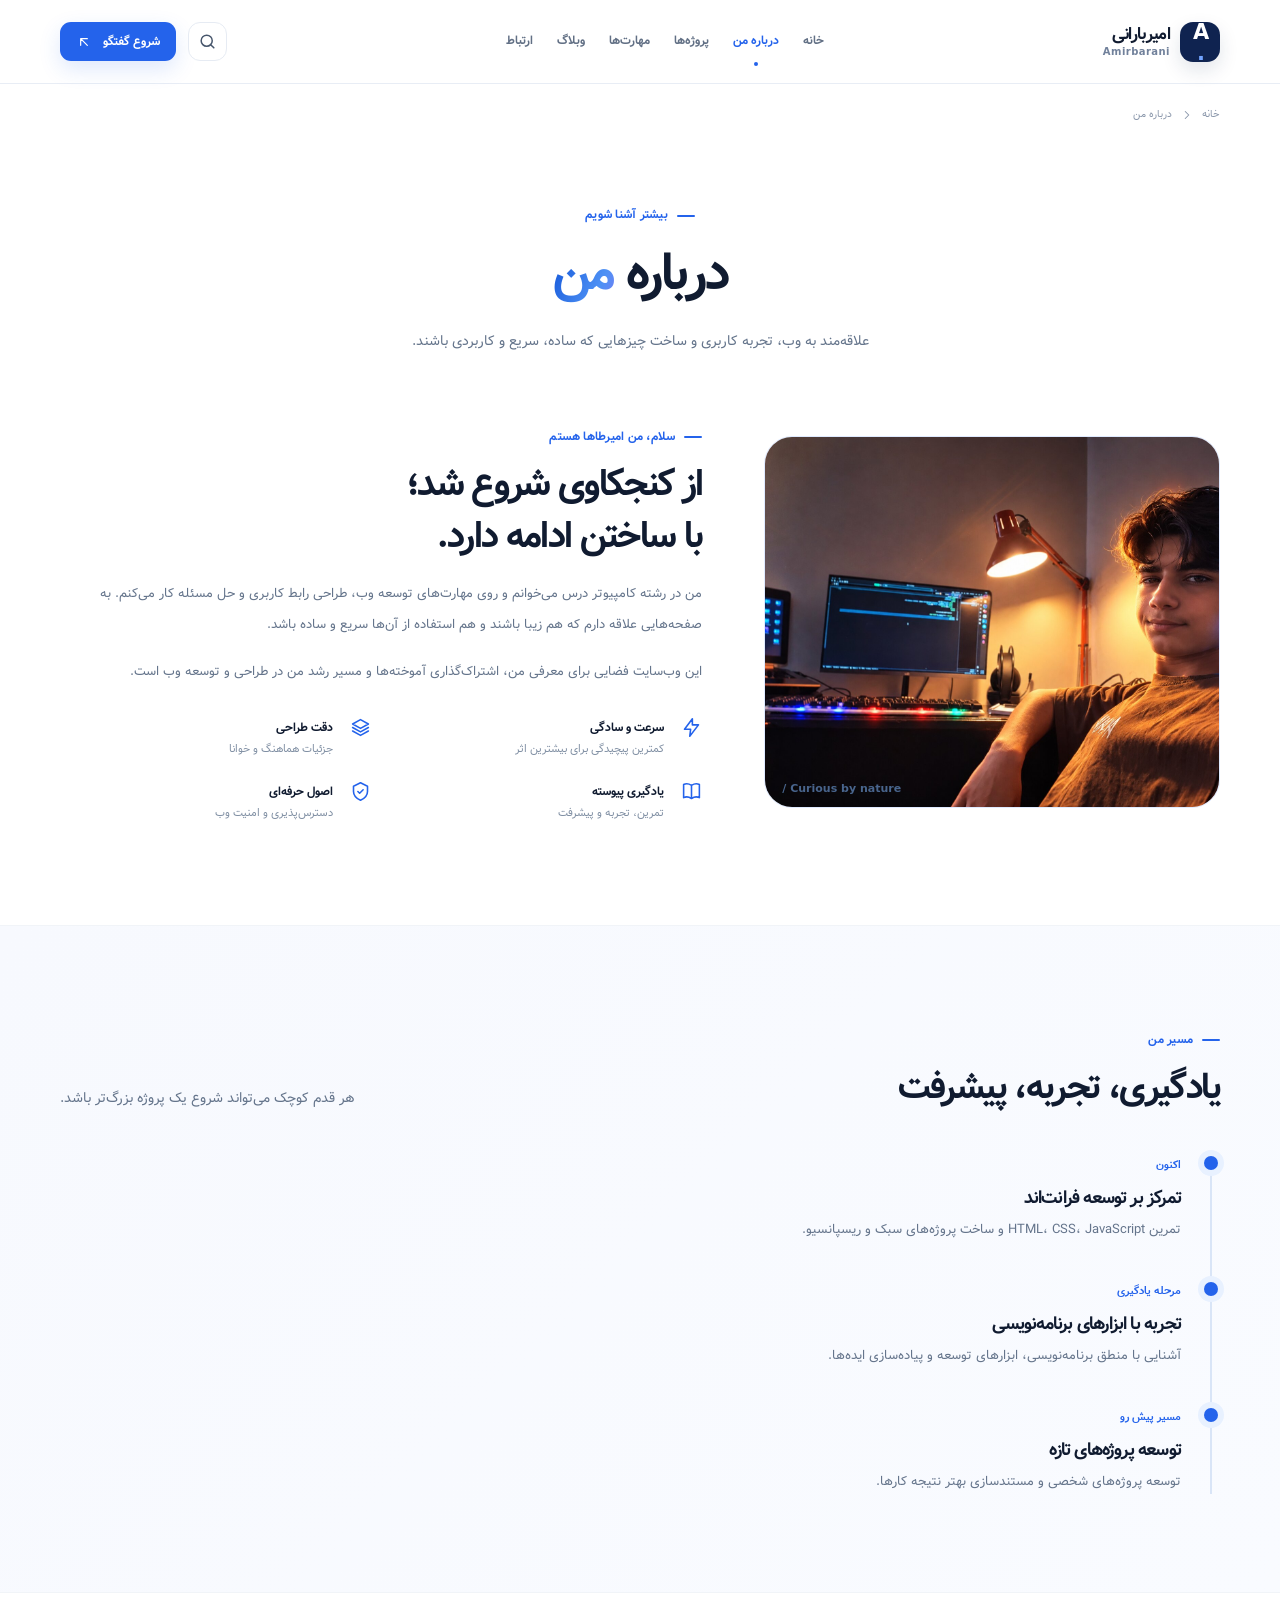
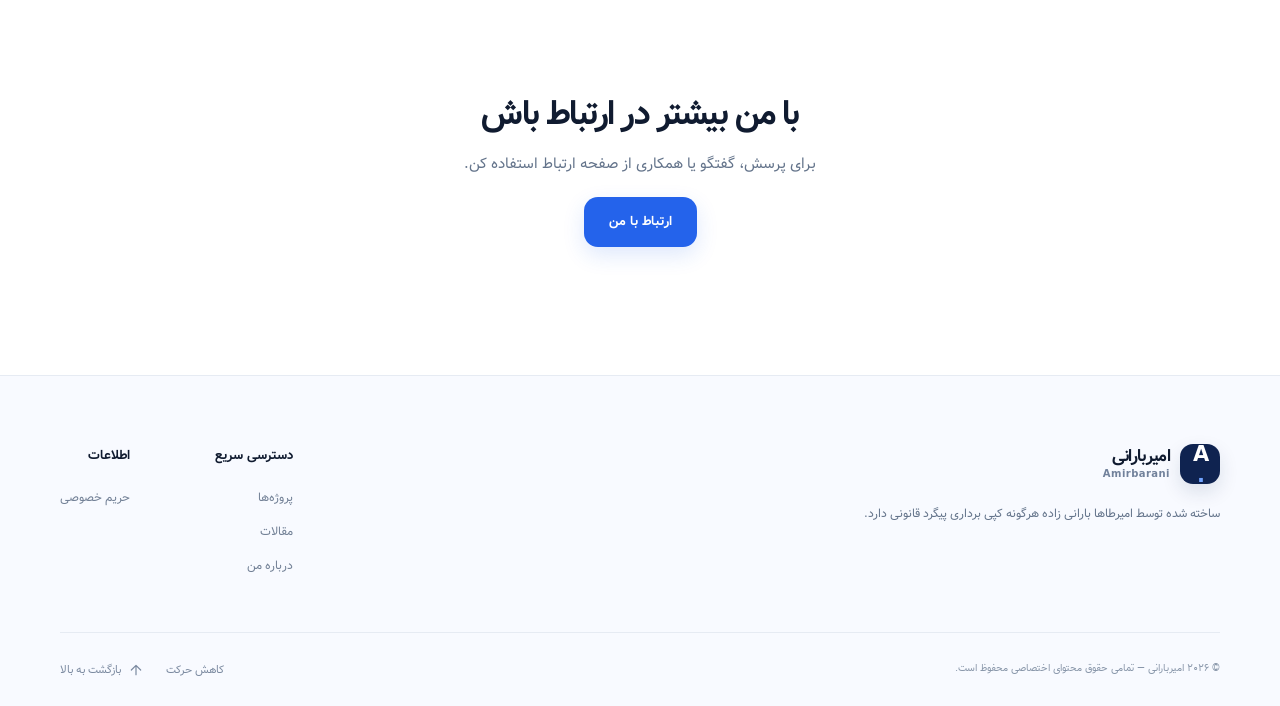
<file: about/index.html>
<!DOCTYPE html>

<html dir="rtl" lang="fa"><head>
<meta charset="utf-8"/><meta content="width=device-width,initial-scale=1,viewport-fit=cover" name="viewport"/><meta content="light" name="color-scheme"/><meta content="#f8fafc" name="theme-color"/>
<title>درباره من | امیربارانی</title><meta content="معرفی امیرطاها، مسیر یادگیری، علاقه‌ها و رویکرد شخصی به توسعه وب." name="description"/>
<link href="https://example.com/about/" rel="canonical"/><meta content="https://example.com/about/" property="og:url"/>
<meta content="index,follow,max-image-preview:large" name="robots"/><meta content="website" property="og:type"/><meta content="fa_IR" property="og:locale"/><meta content="Amirbarani | امیربارانی" property="og:site_name"/><meta content="درباره من" property="og:title"/><meta content="معرفی امیرطاها، مسیر یادگیری، علاقه‌ها و رویکرد شخصی به توسعه وب." property="og:description"/>
<meta content="https://example.com/assets/images/og-cover.png" property="og:image"/><meta content="summary_large_image" name="twitter:card"/><link href="../favicon.svg" rel="icon" type="image/svg+xml"/><link href="../manifest.webmanifest" rel="manifest"/>
<link href="../assets/css/site.css" rel="stylesheet"/><script defer="" src="../assets/js/site.js"></script></head><body><a class="skip-link" href="#main">پرش به محتوا</a><header class="site-header" id="site-header"><div class="container header-inner">
<a aria-label="Amirbarani | امیربارانی" class="brand" href="../"><span class="brand-mark">A<span>.</span></span><span class="brand-stack"><span class="brand-name">امیربارانی</span><small class="brand-latin" dir="ltr" lang="en">Amirbarani</small></span></a>
<nav aria-label="ناوبری اصلی" class="desktop-nav"><a href="../">خانه</a><a aria-current="page" href="../about/">درباره من</a><a href="../projects/">پروژه‌ها</a><a href="../skills/">مهارت‌ها</a><a href="../blog/">وبلاگ</a><a href="../contact/">ارتباط</a></nav>
<div class="header-actions"><div class="header-search-wrap" id="header-search-wrap"><button aria-controls="header-search-inline" aria-expanded="false" aria-label="باز کردن جست‌وجو" class="icon-button search-toggle" data-open-search="" title="جست‌وجو (Ctrl+K)" type="button"><svg aria-hidden="true" class="icon" fill="none" height="19" stroke="currentColor" stroke-linecap="round" stroke-linejoin="round" stroke-width="1.9" viewbox="0 0 24 24" width="19"><circle cx="11" cy="11" r="7"></circle><path d="m20 20-4-4"></path></svg></button><div class="header-search-inline" id="header-search-inline"><label class="sr-only" for="global-search">جست‌وجو در سایت</label><input autocomplete="off" id="global-search" inputmode="search" maxlength="100" placeholder="جست‌وجوی مقاله و بخش‌ها…" tabindex="-1" type="text"/><button aria-label="بستن جست‌وجو" class="search-inline-close" data-close-search="" tabindex="-1" type="button"><svg aria-hidden="true" class="icon" fill="none" height="17" stroke="currentColor" stroke-linecap="round" stroke-linejoin="round" stroke-width="1.9" viewbox="0 0 24 24" width="17"><path d="M18 6 6 18M6 6l12 12"></path></svg></button></div><div aria-label="نتایج جست‌وجو" aria-live="polite" class="search-results-inline" id="search-results"></div></div><a class="btn btn-sm btn-primary header-contact" href="../contact/">شروع گفتگو <svg aria-hidden="true" class="icon" fill="none" height="16" stroke="currentColor" stroke-linecap="round" stroke-linejoin="round" stroke-width="1.8" viewbox="0 0 24 24" width="16"><path d="M17 17 7 7M7 17V7h10"></path></svg></a><button aria-controls="mobile-navigation" aria-expanded="false" aria-label="باز کردن منو" class="icon-button menu-toggle" data-menu-toggle="" type="button"><svg aria-hidden="true" class="icon" fill="none" height="20" stroke="currentColor" stroke-linecap="round" stroke-linejoin="round" stroke-width="1.8" viewbox="0 0 24 24" width="20"><path d="M4 7h16M4 12h16M4 17h16"></path></svg></button></div></div>
<nav aria-label="ناوبری موبایل" class="mobile-nav" id="mobile-navigation" inert=""><a href="../">خانه</a><a aria-current="page" href="../about/">درباره من</a><a href="../projects/">پروژه‌ها</a><a href="../skills/">مهارت‌ها</a><a href="../blog/">وبلاگ</a><a href="../contact/">ارتباط</a></nav></header><nav aria-label="مسیر صفحه" class="breadcrumbs container"><a href="../">خانه</a><svg aria-hidden="true" class="icon" fill="none" height="14" stroke="currentColor" stroke-linecap="round" stroke-linejoin="round" stroke-width="1.8" viewbox="0 0 24 24" width="14"><path d="m9 18 6-6-6-6"></path></svg><span>درباره من</span></nav><main class="" id="main"><section class="page-hero container"><span class="eyebrow">بیشتر آشنا شویم</span><h1>درباره <span class="gradient-text">من</span></h1><p>علاقه‌مند به وب، تجربه کاربری و ساخت چیزهایی که ساده، سریع و کاربردی باشند.</p></section><section class="container section-tight about-layout"><div class="about-photo"><img alt="تصویر نمایه وب‌سایت امیربارانی" height="630" loading="lazy" src="../assets/images/prfile.jpg" width="610"/><span class="photo-notation">Curious by nature /</span></div><div class="about-text"><span class="eyebrow">سلام، من امیرطاها هستم</span><h2>از کنجکاوی شروع شد؛<br/>با ساختن ادامه دارد.</h2><p>من در رشته کامپیوتر درس می‌خوانم و روی مهارت‌های توسعه وب، طراحی رابط کاربری و حل مسئله کار می‌کنم. به صفحه‌هایی علاقه دارم که هم زیبا باشند و هم استفاده از آن‌ها سریع و ساده باشد.</p><p>این وب‌سایت فضایی برای معرفی من، اشتراک‌گذاری آموخته‌ها و مسیر رشد من در طراحی و توسعه وب است.</p><div class="values-grid"><div><svg aria-hidden="true" class="icon" fill="none" height="21" stroke="currentColor" stroke-linecap="round" stroke-linejoin="round" stroke-width="1.8" viewbox="0 0 24 24" width="21"><path d="m13 2-9 12h7l-1 8 10-13h-7z"></path></svg><strong>سرعت و سادگی</strong><span>کمترین پیچیدگی برای بیشترین اثر</span></div><div><svg aria-hidden="true" class="icon" fill="none" height="21" stroke="currentColor" stroke-linecap="round" stroke-linejoin="round" stroke-width="1.8" viewbox="0 0 24 24" width="21"><path d="m12 3 9 5-9 5-9-5 9-5Zm-9 9 9 5 9-5M3 16l9 5 9-5"></path></svg><strong>دقت طراحی</strong><span>جزئیات هماهنگ و خوانا</span></div><div><svg aria-hidden="true" class="icon" fill="none" height="21" stroke="currentColor" stroke-linecap="round" stroke-linejoin="round" stroke-width="1.8" viewbox="0 0 24 24" width="21"><path d="M12 5c-3-2-7-2-9-1v15c2-1 6-1 9 1 3-2 7-2 9-1V4c-2-1-6-1-9 1Zm0 0v15"></path></svg><strong>یادگیری پیوسته</strong><span>تمرین، تجربه و پیشرفت</span></div><div><svg aria-hidden="true" class="icon" fill="none" height="21" stroke="currentColor" stroke-linecap="round" stroke-linejoin="round" stroke-width="1.8" viewbox="0 0 24 24" width="21"><path d="m12 2 8 4v6c0 5-3.5 8-8 10-4.5-2-8-5-8-10V6zM9 12l2 2 4-4"></path></svg><strong>اصول حرفه‌ای</strong><span>دسترس‌پذیری و امنیت وب</span></div></div></div></section><section class="section section-tint"><div class="container"><div class="section-heading"><div><span class="eyebrow">مسیر من</span><h2>یادگیری، تجربه، پیشرفت</h2></div><p>هر قدم کوچک می‌تواند شروع یک پروژه بزرگ‌تر باشد.</p></div><div class="timeline"><div class="timeline-item"><span class="timeline-dot"></span><span class="timeline-date">اکنون</span><h3>تمرکز بر توسعه فرانت‌اند</h3><p>تمرین HTML، CSS، JavaScript و ساخت پروژه‌های سبک و ریسپانسیو.</p></div><div class="timeline-item"><span class="timeline-dot"></span><span class="timeline-date">مرحله یادگیری</span><h3>تجربه با ابزارهای برنامه‌نویسی</h3><p>آشنایی با منطق برنامه‌نویسی، ابزارهای توسعه و پیاده‌سازی ایده‌ها.</p></div><div class="timeline-item"><span class="timeline-dot"></span><span class="timeline-date">مسیر پیش رو</span><h3>توسعه پروژه‌های تازه</h3><p>توسعه پروژه‌های شخصی و مستندسازی بهتر نتیجه کارها.</p></div></div></div></section><section class="section container center"><h2 class="mid-title">با من بیشتر در ارتباط باش</h2><p class="muted center-copy">برای پرسش، گفتگو یا همکاری از صفحه ارتباط استفاده کن.</p><a class="btn btn-primary mt-sm" href="../contact/">ارتباط با من</a></section></main><footer class="site-footer"><div class="container"><div class="footer-upper"><div class="footer-about"><a aria-label="Amirbarani | امیربارانی" class="brand brand-footer" href="../"><span class="brand-mark">A<span>.</span></span><span class="brand-stack"><span class="brand-name">امیربارانی</span><small class="brand-latin" dir="ltr" lang="en">Amirbarani</small></span></a><p>ساخته شده توسط امیرطاها بارانی زاده هرگونه کپی برداری پیگرد قانونی دارد.</p></div><div class="footer-links"><div><strong>دسترسی سریع</strong><a href="../projects/">پروژه‌ها</a><a href="../blog/">مقالات</a><a href="../about/">درباره من</a></div><div><strong>اطلاعات</strong><a href="../privacy/">حریم خصوصی</a></div></div></div><div class="footer-bottom"><span>© ۲۰۲۶ امیربارانی — تمامی حقوق محتوای اختصاصی محفوظ است.</span><div class="footer-bottom-actions"><button aria-pressed="false" class="text-action" data-motion-toggle="" type="button"><svg aria-hidden="true" class="icon" fill="none" height="16" stroke="currentColor" stroke-linecap="round" stroke-linejoin="round" stroke-width="1.8" viewbox="0 0 24 24" width="16"><circle cx="12" cy="12" r="9"></circle><path d="M12 3a9 9 0 0 1 0 18z"></path></svg> کاهش حرکت</button><button class="text-action" data-back-top="" type="button"><svg aria-hidden="true" class="icon" fill="none" height="16" stroke="currentColor" stroke-linecap="round" stroke-linejoin="round" stroke-width="1.8" viewbox="0 0 24 24" width="16"><path d="M12 19V5m-7 7 7-7 7 7"></path></svg> بازگشت به بالا</button></div></div></div></footer>
<div aria-atomic="true" aria-live="polite" class="toast" id="toast" role="status"></div>
</body></html>
</file>
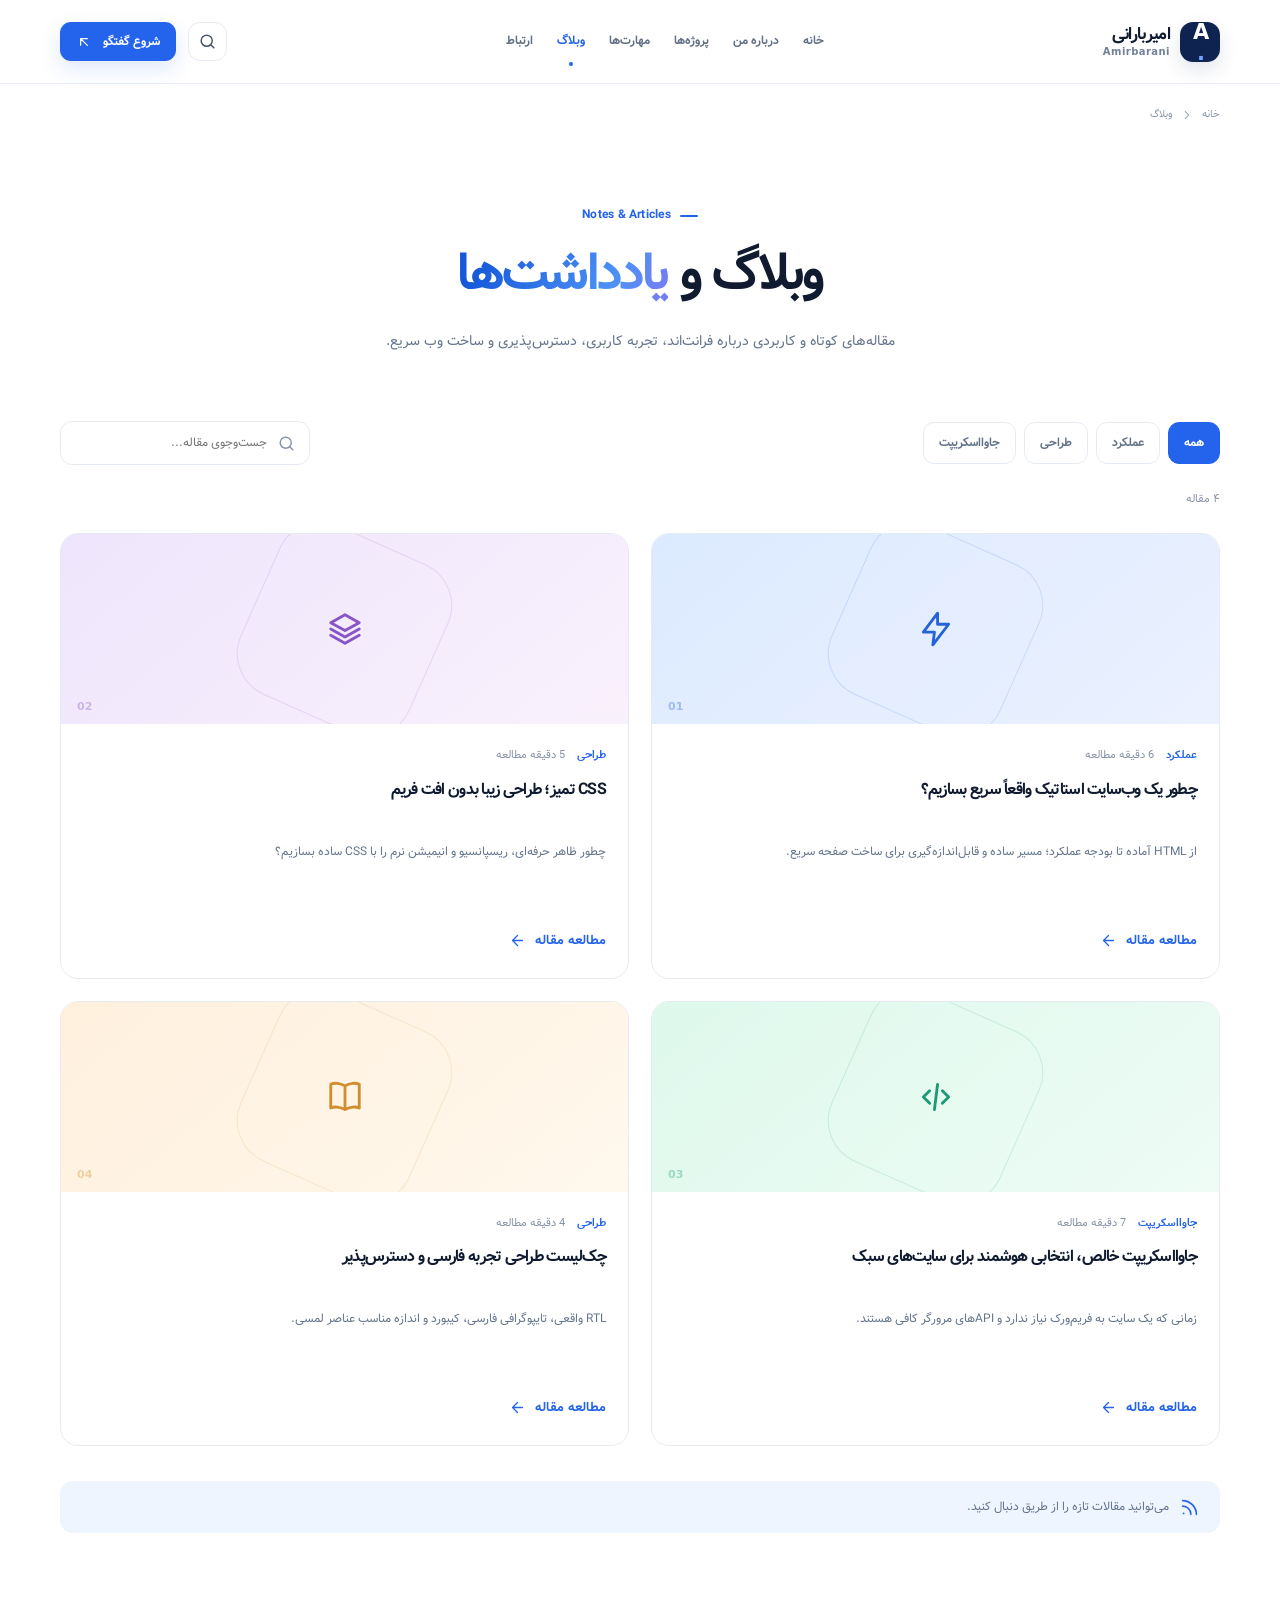
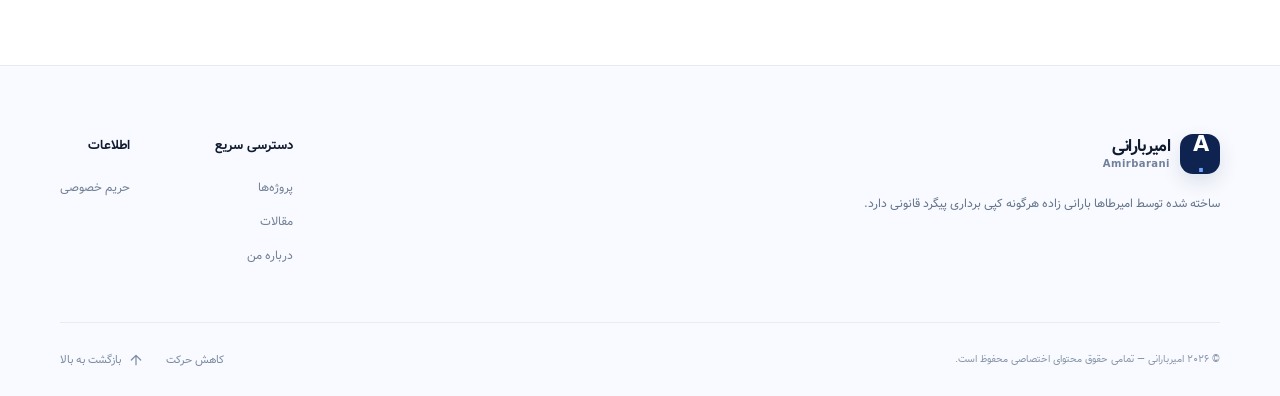
<file: blog/index.html>
<!DOCTYPE html>
<html dir="rtl" lang="fa"><head>
<meta charset="utf-8"/><meta content="width=device-width,initial-scale=1,viewport-fit=cover" name="viewport"/><meta content="light" name="color-scheme"/><meta content="#f8fafc" name="theme-color"/>
<title>وبلاگ و مقالات | امیربارانی</title><meta content="مقالات فارسی درباره عملکرد وب، CSS، JavaScript خالص و دسترس‌پذیری." name="description"/>
<link href="https://example.com/blog/" rel="canonical"/><meta content="https://example.com/blog/" property="og:url"/>
<meta content="index,follow,max-image-preview:large" name="robots"/><meta content="website" property="og:type"/><meta content="fa_IR" property="og:locale"/><meta content="Amirbarani | امیربارانی" property="og:site_name"/><meta content="وبلاگ و مقالات" property="og:title"/><meta content="مقالات فارسی درباره عملکرد وب، CSS، JavaScript خالص و دسترس‌پذیری." property="og:description"/>
<meta content="https://example.com/assets/images/og-cover.png" property="og:image"/><meta content="summary_large_image" name="twitter:card"/><link href="../favicon.svg" rel="icon" type="image/svg+xml"/><link href="../manifest.webmanifest" rel="manifest"/>
<link href="../assets/css/site.css" rel="stylesheet"/><script defer="" src="../assets/js/site.js"></script></head><body><a class="skip-link" href="#main">پرش به محتوا</a><header class="site-header" id="site-header"><div class="container header-inner">
<a aria-label="Amirbarani | امیربارانی" class="brand" href="../"><span class="brand-mark">A<span>.</span></span><span class="brand-stack"><span class="brand-name">امیربارانی</span><small class="brand-latin" dir="ltr" lang="en">Amirbarani</small></span></a>
<nav aria-label="ناوبری اصلی" class="desktop-nav"><a href="../">خانه</a><a href="../about/">درباره من</a><a href="../projects/">پروژه‌ها</a><a href="../skills/">مهارت‌ها</a><a aria-current="page" href="../blog/">وبلاگ</a><a href="../contact/">ارتباط</a></nav>
<div class="header-actions"><div class="header-search-wrap" id="header-search-wrap"><button aria-controls="header-search-inline" aria-expanded="false" aria-label="باز کردن جست‌وجو" class="icon-button search-toggle" data-open-search="" title="جست‌وجو (Ctrl+K)" type="button"><svg aria-hidden="true" class="icon" fill="none" height="19" stroke="currentColor" stroke-linecap="round" stroke-linejoin="round" stroke-width="1.9" viewbox="0 0 24 24" width="19"><circle cx="11" cy="11" r="7"></circle><path d="m20 20-4-4"></path></svg></button><div class="header-search-inline" id="header-search-inline"><label class="sr-only" for="global-search">جست‌وجو در سایت</label><input autocomplete="off" id="global-search" inputmode="search" maxlength="100" placeholder="جست‌وجوی مقاله و بخش‌ها…" tabindex="-1" type="text"/><button aria-label="بستن جست‌وجو" class="search-inline-close" data-close-search="" tabindex="-1" type="button"><svg aria-hidden="true" class="icon" fill="none" height="17" stroke="currentColor" stroke-linecap="round" stroke-linejoin="round" stroke-width="1.9" viewbox="0 0 24 24" width="17"><path d="M18 6 6 18M6 6l12 12"></path></svg></button></div><div aria-label="نتایج جست‌وجو" aria-live="polite" class="search-results-inline" id="search-results"></div></div><a class="btn btn-sm btn-primary header-contact" href="../contact/">شروع گفتگو <svg aria-hidden="true" class="icon" fill="none" height="16" stroke="currentColor" stroke-linecap="round" stroke-linejoin="round" stroke-width="1.8" viewbox="0 0 24 24" width="16"><path d="M17 17 7 7M7 17V7h10"></path></svg></a><button aria-controls="mobile-navigation" aria-expanded="false" aria-label="باز کردن منو" class="icon-button menu-toggle" data-menu-toggle="" type="button"><svg aria-hidden="true" class="icon" fill="none" height="20" stroke="currentColor" stroke-linecap="round" stroke-linejoin="round" stroke-width="1.8" viewbox="0 0 24 24" width="20"><path d="M4 7h16M4 12h16M4 17h16"></path></svg></button></div></div>
<nav aria-label="ناوبری موبایل" class="mobile-nav" id="mobile-navigation" inert=""><a href="../">خانه</a><a href="../about/">درباره من</a><a href="../projects/">پروژه‌ها</a><a href="../skills/">مهارت‌ها</a><a aria-current="page" href="../blog/">وبلاگ</a><a href="../contact/">ارتباط</a></nav></header><nav aria-label="مسیر صفحه" class="breadcrumbs container"><a href="../">خانه</a><svg aria-hidden="true" class="icon" fill="none" height="14" stroke="currentColor" stroke-linecap="round" stroke-linejoin="round" stroke-width="1.8" viewbox="0 0 24 24" width="14"><path d="m9 18 6-6-6-6"></path></svg><span>وبلاگ</span></nav><main class="" id="main"><section class="page-hero container"><span class="eyebrow">Notes &amp; Articles</span><h1>وبلاگ و <span class="gradient-text">یادداشت‌ها</span></h1><p>مقاله‌های کوتاه و کاربردی درباره فرانت‌اند، تجربه کاربری، دسترس‌پذیری و ساخت وب سریع.</p></section><section class="container section-tight" data-filter-section="" data-kind="blog"><div class="filter-bar"><div aria-label="دسته‌بندی مقاله‌ها" class="filter-tabs" role="group"><button aria-pressed="true" class="filter-pill is-active" data-filter="all" type="button">همه</button><button aria-pressed="false" class="filter-pill" data-filter="عملکرد" type="button">عملکرد</button><button aria-pressed="false" class="filter-pill" data-filter="طراحی" type="button">طراحی</button><button aria-pressed="false" class="filter-pill" data-filter="جاوااسکریپت" type="button">جاوااسکریپت</button></div><label class="list-search"><svg aria-hidden="true" class="icon" fill="none" height="19" stroke="currentColor" stroke-linecap="round" stroke-linejoin="round" stroke-width="1.8" viewbox="0 0 24 24" width="19"><circle cx="11" cy="11" r="7"></circle><path d="m20 20-4-4"></path></svg><span class="sr-only">جست‌وجوی مقاله</span><input autocomplete="off" id="blog-query" placeholder="جست‌وجوی مقاله..." type="search"/></label></div><div aria-live="polite" class="result-count" id="blog-count">۴ مقاله</div><div class="blog-grid blog-list-grid"><article class="blog-card" data-category="عملکرد" data-post="" data-search="چطور یک وب‌سایت استاتیک واقعاً سریع بسازیم؟ از html آماده تا بودجه عملکرد؛ مسیر ساده و قابل‌اندازه‌گیری برای ساخت صفحه سریع. performance html css"><div aria-hidden="true" class="blog-graphic blog-graphic-0"><svg aria-hidden="true" class="icon" fill="none" height="38" stroke="currentColor" stroke-linecap="round" stroke-linejoin="round" stroke-width="1.8" viewbox="0 0 24 24" width="38"><path d="m13 2-9 12h7l-1 8 10-13h-7z"></path></svg><span>01</span></div><div class="blog-info"><div class="post-meta"><span>عملکرد</span><span>6 دقیقه مطالعه</span></div><h3><a href="../blog/fast-static-sites/">چطور یک وب‌سایت استاتیک واقعاً سریع بسازیم؟</a></h3><p>از HTML آماده تا بودجه عملکرد؛ مسیر ساده و قابل‌اندازه‌گیری برای ساخت صفحه سریع.</p><a class="text-link" href="../blog/fast-static-sites/">مطالعه مقاله <svg aria-hidden="true" class="icon" fill="none" height="17" stroke="currentColor" stroke-linecap="round" stroke-linejoin="round" stroke-width="1.8" viewbox="0 0 24 24" width="17"><path d="M19 12H5m7-7-7 7 7 7"></path></svg></a></div></article><article class="blog-card" data-category="طراحی" data-post="" data-search="css تمیز؛ طراحی زیبا بدون افت فریم چطور ظاهر حرفه‌ای، ریسپانسیو و انیمیشن نرم را با css ساده بسازیم؟ css ui/ux"><div aria-hidden="true" class="blog-graphic blog-graphic-1"><svg aria-hidden="true" class="icon" fill="none" height="38" stroke="currentColor" stroke-linecap="round" stroke-linejoin="round" stroke-width="1.8" viewbox="0 0 24 24" width="38"><path d="m12 3 9 5-9 5-9-5 9-5Zm-9 9 9 5 9-5M3 16l9 5 9-5"></path></svg><span>02</span></div><div class="blog-info"><div class="post-meta"><span>طراحی</span><span>5 دقیقه مطالعه</span></div><h3><a href="../blog/clean-css/">CSS تمیز؛ طراحی زیبا بدون افت فریم</a></h3><p>چطور ظاهر حرفه‌ای، ریسپانسیو و انیمیشن نرم را با CSS ساده بسازیم؟</p><a class="text-link" href="../blog/clean-css/">مطالعه مقاله <svg aria-hidden="true" class="icon" fill="none" height="17" stroke="currentColor" stroke-linecap="round" stroke-linejoin="round" stroke-width="1.8" viewbox="0 0 24 24" width="17"><path d="M19 12H5m7-7-7 7 7 7"></path></svg></a></div></article><article class="blog-card" data-category="جاوااسکریپت" data-post="" data-search="جاوااسکریپت خالص، انتخابی هوشمند برای سایت‌های سبک زمانی که یک سایت به فریم‌ورک نیاز ندارد و apiهای مرورگر کافی هستند. javascript web apis"><div aria-hidden="true" class="blog-graphic blog-graphic-2"><svg aria-hidden="true" class="icon" fill="none" height="38" stroke="currentColor" stroke-linecap="round" stroke-linejoin="round" stroke-width="1.8" viewbox="0 0 24 24" width="38"><path d="m8 8-4 4 4 4m8-8 4 4-4 4m-3-12-2 16"></path></svg><span>03</span></div><div class="blog-info"><div class="post-meta"><span>جاوااسکریپت</span><span>7 دقیقه مطالعه</span></div><h3><a href="../blog/javascript-without-framework/">جاوااسکریپت خالص، انتخابی هوشمند برای سایت‌های سبک</a></h3><p>زمانی که یک سایت به فریم‌ورک نیاز ندارد و APIهای مرورگر کافی هستند.</p><a class="text-link" href="../blog/javascript-without-framework/">مطالعه مقاله <svg aria-hidden="true" class="icon" fill="none" height="17" stroke="currentColor" stroke-linecap="round" stroke-linejoin="round" stroke-width="1.8" viewbox="0 0 24 24" width="17"><path d="M19 12H5m7-7-7 7 7 7"></path></svg></a></div></article><article class="blog-card" data-category="طراحی" data-post="" data-search="چک‌لیست طراحی تجربه فارسی و دسترس‌پذیر rtl واقعی، تایپوگرافی فارسی، کیبورد و اندازه مناسب عناصر لمسی. rtl accessibility"><div aria-hidden="true" class="blog-graphic blog-graphic-3"><svg aria-hidden="true" class="icon" fill="none" height="38" stroke="currentColor" stroke-linecap="round" stroke-linejoin="round" stroke-width="1.8" viewbox="0 0 24 24" width="38"><path d="M12 5c-3-2-7-2-9-1v15c2-1 6-1 9 1 3-2 7-2 9-1V4c-2-1-6-1-9 1Zm0 0v15"></path></svg><span>04</span></div><div class="blog-info"><div class="post-meta"><span>طراحی</span><span>4 دقیقه مطالعه</span></div><h3><a href="../blog/accessible-persian-web/">چک‌لیست طراحی تجربه فارسی و دسترس‌پذیر</a></h3><p>RTL واقعی، تایپوگرافی فارسی، کیبورد و اندازه مناسب عناصر لمسی.</p><a class="text-link" href="../blog/accessible-persian-web/">مطالعه مقاله <svg aria-hidden="true" class="icon" fill="none" height="17" stroke="currentColor" stroke-linecap="round" stroke-linejoin="round" stroke-width="1.8" viewbox="0 0 24 24" width="17"><path d="M19 12H5m7-7-7 7 7 7"></path></svg></a></div></article></div><div class="empty-state" hidden="" id="blog-empty"><svg aria-hidden="true" class="icon" fill="none" height="28" stroke="currentColor" stroke-linecap="round" stroke-linejoin="round" stroke-width="1.8" viewbox="0 0 24 24" width="28"><circle cx="11" cy="11" r="7"></circle><path d="m20 20-4-4"></path></svg><h3>مقاله‌ای پیدا نشد</h3><p>جست‌وجو را تغییر دهید.</p><button class="btn btn-secondary" data-reset-filters="" type="button">نمایش همه مقاله‌ها</button></div><div class="feed-banner"><svg aria-hidden="true" class="icon" fill="none" height="22" stroke="currentColor" stroke-linecap="round" stroke-linejoin="round" stroke-width="1.8" viewbox="0 0 24 24" width="22"><path d="M4 5c8 0 15 7 15 15M4 11c5 0 9 4 9 9"></path><circle cx="5" cy="19" fill="currentColor" r="1" stroke="none"></circle></svg> می‌توانید مقالات تازه را از طریق  دنبال کنید.</div></section></main><footer class="site-footer"><div class="container"><div class="footer-upper"><div class="footer-about"><a aria-label="Amirbarani | امیربارانی" class="brand brand-footer" href="../"><span class="brand-mark">A<span>.</span></span><span class="brand-stack"><span class="brand-name">امیربارانی</span><small class="brand-latin" dir="ltr" lang="en">Amirbarani</small></span></a><p>ساخته شده توسط امیرطاها بارانی زاده هرگونه کپی برداری پیگرد قانونی دارد.</p></div><div class="footer-links"><div><strong>دسترسی سریع</strong><a href="../projects/">پروژه‌ها</a><a href="../blog/">مقالات</a><a href="../about/">درباره من</a></div><div><strong>اطلاعات</strong><a href="../privacy/">حریم خصوصی</a></div></div></div><div class="footer-bottom"><span>© ۲۰۲۶ امیربارانی — تمامی حقوق محتوای اختصاصی محفوظ است.</span><div class="footer-bottom-actions"><button aria-pressed="false" class="text-action" data-motion-toggle="" type="button"><svg aria-hidden="true" class="icon" fill="none" height="16" stroke="currentColor" stroke-linecap="round" stroke-linejoin="round" stroke-width="1.8" viewbox="0 0 24 24" width="16"><circle cx="12" cy="12" r="9"></circle><path d="M12 3a9 9 0 0 1 0 18z"></path></svg> کاهش حرکت</button><button class="text-action" data-back-top="" type="button"><svg aria-hidden="true" class="icon" fill="none" height="16" stroke="currentColor" stroke-linecap="round" stroke-linejoin="round" stroke-width="1.8" viewbox="0 0 24 24" width="16"><path d="M12 19V5m-7 7 7-7 7 7"></path></svg> بازگشت به بالا</button></div></div></div></footer>
<div aria-atomic="true" aria-live="polite" class="toast" id="toast" role="status"></div>
</body></html>
</file>
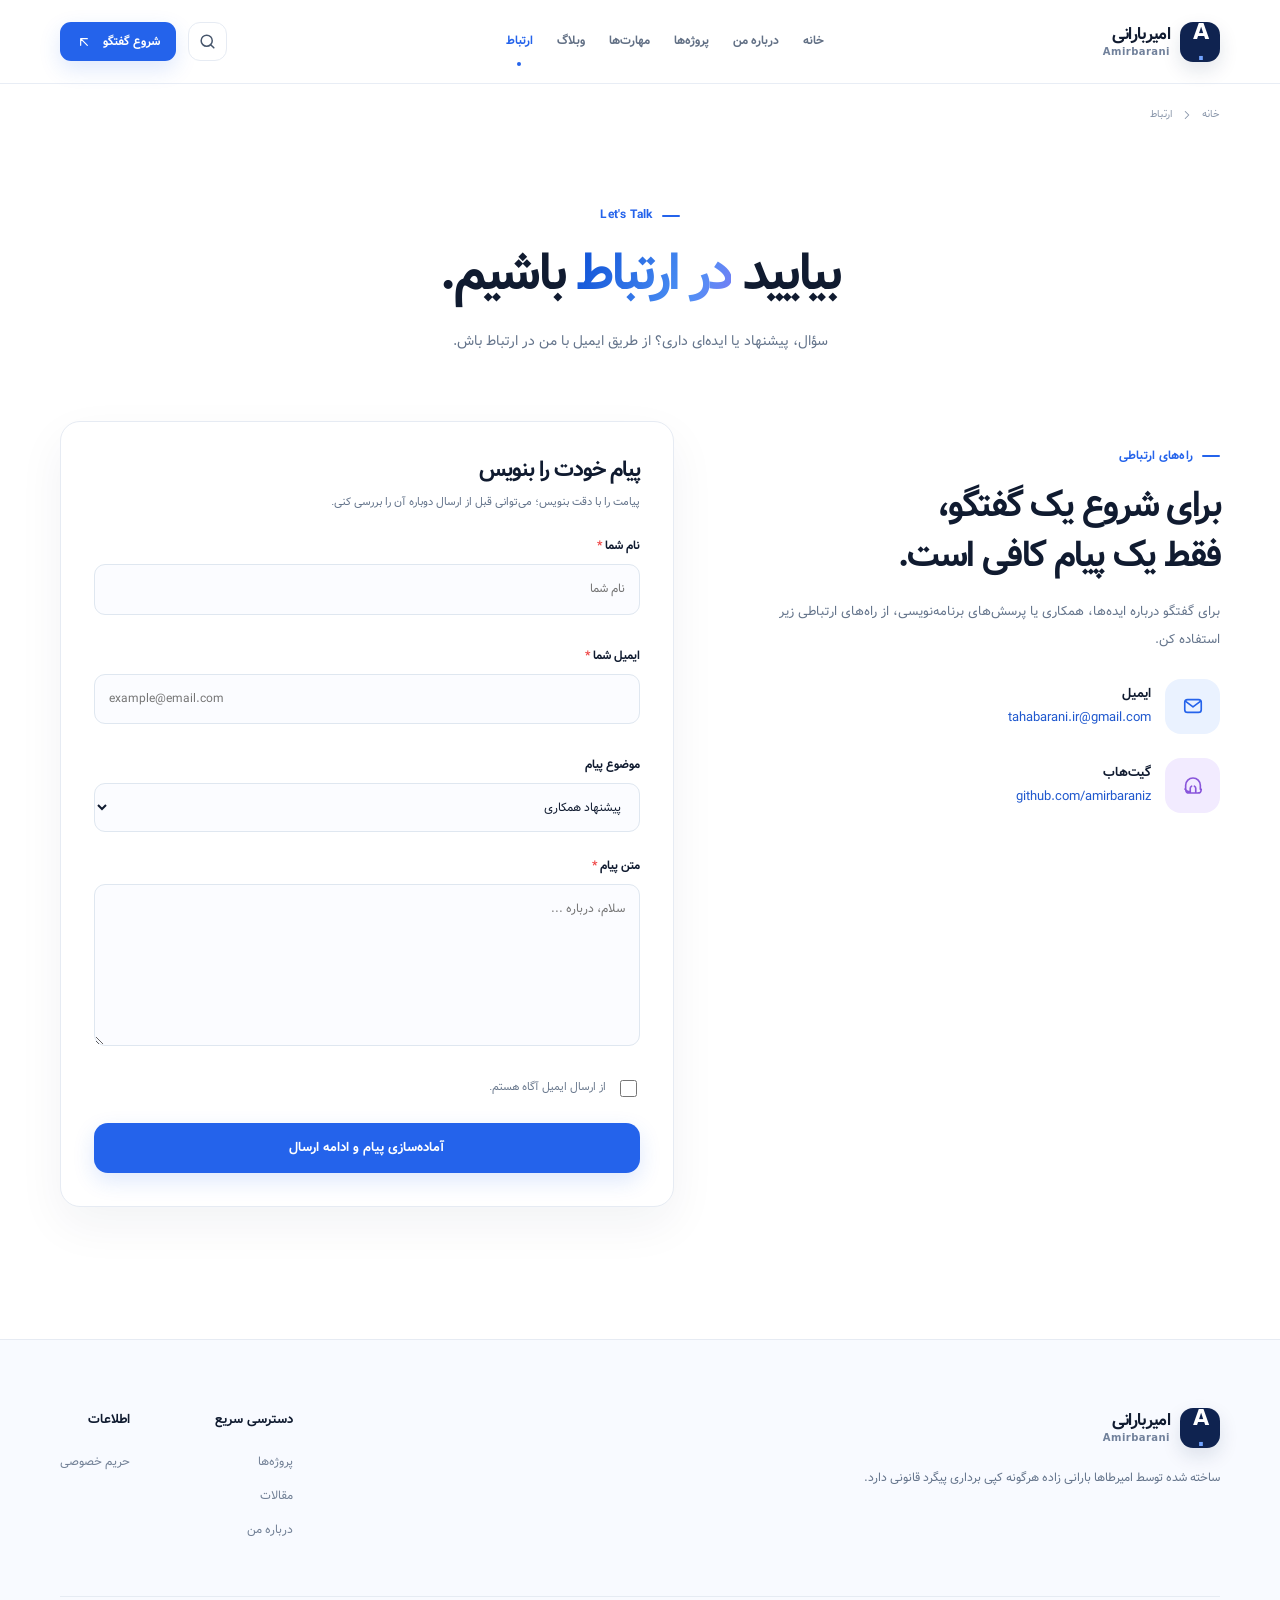
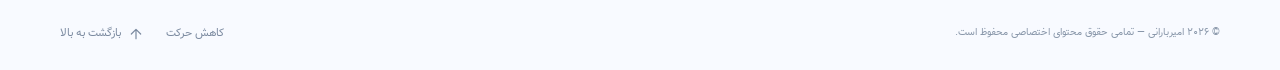
<file: contact/index.html>
<!DOCTYPE html>

<html dir="rtl" lang="fa"><head>
<meta charset="utf-8"/><meta content="width=device-width,initial-scale=1,viewport-fit=cover" name="viewport"/><meta content="light" name="color-scheme"/><meta content="#f8fafc" name="theme-color"/>
<title>ارتباط | امیربارانی</title><meta content="راه‌های ارتباط و فرم پیش‌نویس ایمیل بدون نیاز به بک‌اند یا جمع‌آوری داده." name="description"/>
<link href="https://example.com/contact/" rel="canonical"/><meta content="https://example.com/contact/" property="og:url"/>
<meta content="index,follow,max-image-preview:large" name="robots"/><meta content="website" property="og:type"/><meta content="fa_IR" property="og:locale"/><meta content="Amirbarani | امیربارانی" property="og:site_name"/><meta content="ارتباط با من" property="og:title"/><meta content="راه‌های ارتباط و فرم پیش‌نویس ایمیل بدون نیاز به بک‌اند یا جمع‌آوری داده." property="og:description"/>
<meta content="https://example.com/assets/images/og-cover.png" property="og:image"/><meta content="summary_large_image" name="twitter:card"/><link href="../favicon.svg" rel="icon" type="image/svg+xml"/><link href="../manifest.webmanifest" rel="manifest"/>
<link href="../assets/css/site.css" rel="stylesheet"/><script defer="" src="../assets/js/site.js"></script></head><body><a class="skip-link" href="#main">پرش به محتوا</a><header class="site-header" id="site-header"><div class="container header-inner">
<a aria-label="Amirbarani | امیربارانی" class="brand" href="../"><span class="brand-mark">A<span>.</span></span><span class="brand-stack"><span class="brand-name">امیربارانی</span><small class="brand-latin" dir="ltr" lang="en">Amirbarani</small></span></a>
<nav aria-label="ناوبری اصلی" class="desktop-nav"><a href="../">خانه</a><a href="../about/">درباره من</a><a href="../projects/">پروژه‌ها</a><a href="../skills/">مهارت‌ها</a><a href="../blog/">وبلاگ</a><a aria-current="page" href="../contact/">ارتباط</a></nav>
<div class="header-actions"><div class="header-search-wrap" id="header-search-wrap"><button aria-controls="header-search-inline" aria-expanded="false" aria-label="باز کردن جست‌وجو" class="icon-button search-toggle" data-open-search="" title="جست‌وجو (Ctrl+K)" type="button"><svg aria-hidden="true" class="icon" fill="none" height="19" stroke="currentColor" stroke-linecap="round" stroke-linejoin="round" stroke-width="1.9" viewbox="0 0 24 24" width="19"><circle cx="11" cy="11" r="7"></circle><path d="m20 20-4-4"></path></svg></button><div class="header-search-inline" id="header-search-inline"><label class="sr-only" for="global-search">جست‌وجو در سایت</label><input autocomplete="off" id="global-search" inputmode="search" maxlength="100" placeholder="جست‌وجوی مقاله و بخش‌ها…" tabindex="-1" type="text"/><button aria-label="بستن جست‌وجو" class="search-inline-close" data-close-search="" tabindex="-1" type="button"><svg aria-hidden="true" class="icon" fill="none" height="17" stroke="currentColor" stroke-linecap="round" stroke-linejoin="round" stroke-width="1.9" viewbox="0 0 24 24" width="17"><path d="M18 6 6 18M6 6l12 12"></path></svg></button></div><div aria-label="نتایج جست‌وجو" aria-live="polite" class="search-results-inline" id="search-results"></div></div><a class="btn btn-sm btn-primary header-contact" href="../contact/">شروع گفتگو <svg aria-hidden="true" class="icon" fill="none" height="16" stroke="currentColor" stroke-linecap="round" stroke-linejoin="round" stroke-width="1.8" viewbox="0 0 24 24" width="16"><path d="M17 17 7 7M7 17V7h10"></path></svg></a><button aria-controls="mobile-navigation" aria-expanded="false" aria-label="باز کردن منو" class="icon-button menu-toggle" data-menu-toggle="" type="button"><svg aria-hidden="true" class="icon" fill="none" height="20" stroke="currentColor" stroke-linecap="round" stroke-linejoin="round" stroke-width="1.8" viewbox="0 0 24 24" width="20"><path d="M4 7h16M4 12h16M4 17h16"></path></svg></button></div></div>
<nav aria-label="ناوبری موبایل" class="mobile-nav" id="mobile-navigation" inert=""><a href="../">خانه</a><a href="../about/">درباره من</a><a href="../projects/">پروژه‌ها</a><a href="../skills/">مهارت‌ها</a><a href="../blog/">وبلاگ</a><a aria-current="page" href="../contact/">ارتباط</a></nav></header><nav aria-label="مسیر صفحه" class="breadcrumbs container"><a href="../">خانه</a><svg aria-hidden="true" class="icon" fill="none" height="14" stroke="currentColor" stroke-linecap="round" stroke-linejoin="round" stroke-width="1.8" viewbox="0 0 24 24" width="14"><path d="m9 18 6-6-6-6"></path></svg><span>ارتباط</span></nav><main class="" id="main"><section class="page-hero container"><span class="eyebrow">Let's Talk</span><h1>بیایید <span class="gradient-text">در ارتباط</span> باشیم.</h1><p>سؤال، پیشنهاد یا ایده‌ای داری؟ از طریق ایمیل با من در ارتباط باش.</p></section><section class="container section-tight contact-grid"><div class="contact-info"><span class="eyebrow">راه‌های ارتباطی</span><h2>برای شروع یک گفتگو،<br/>فقط یک پیام کافی است.</h2><p>برای گفتگو درباره ایده‌ها، همکاری یا پرسش‌های برنامه‌نویسی، از راه‌های ارتباطی زیر استفاده کن.</p><div class="contact-method"><span class="service-icon si-blue"><svg aria-hidden="true" class="icon" fill="none" height="22" stroke="currentColor" stroke-linecap="round" stroke-linejoin="round" stroke-width="1.8" viewbox="0 0 24 24" width="22"><rect height="14" rx="3" width="18" x="3" y="5"></rect><path d="m4 7 8 6 8-6"></path></svg></span><div><strong>ایمیل</strong><a class="contact-address" href="mailto:tahabarani.ir@gmail.com">tahabarani.ir@gmail.com</a></div></div><div class="contact-method"><span class="service-icon si-purple"><svg aria-hidden="true" class="icon" fill="none" height="22" stroke="currentColor" stroke-linecap="round" stroke-linejoin="round" stroke-width="1.8" viewbox="0 0 24 24" width="22"><path d="M9 19c-4.2 1.2-4.2-2-5.8-2.6M21 16.7c0 1.5-.4 2.5-1.1 3.3-.6.6-1.7.7-2.9.7H8c-1.3 0-2.3-.1-2.9-.7C4.4 19.2 4 18.2 4 16.7v-4.3A8 8 0 1 1 20 12.4v4.3M9 20v-4.4c0-1.1.5-1.8 1.5-2.4M15 20v-4.4c0-1.1-.5-1.8-1.5-2.4"></path></svg></span><div><strong>گیت‌هاب</strong><a class="contact-address" href="https://github.com/amirbaraniz" rel="noopener noreferrer" target="_blank">github.com/amirbaraniz</a></div></div></div><form class="contact-form" id="contact-form" novalidate=""><div class="form-heading"><h3>پیام خودت را بنویس</h3><p>پیامت را با دقت بنویس؛ می‌توانی قبل از ارسال دوباره آن را بررسی کنی.</p></div><div class="form-row"><label for="sender-name">نام شما <span aria-hidden="true">*</span></label><input autocomplete="name" id="sender-name" maxlength="80" minlength="2" name="name" placeholder="نام شما" required="" type="text"/><small class="field-error" data-error-for="sender-name"></small></div><div class="form-row"><label for="sender-email">ایمیل شما <span aria-hidden="true">*</span></label><input autocomplete="email" dir="ltr" id="sender-email" maxlength="120" name="email" placeholder="example@email.com" required="" type="email"/><small class="field-error" data-error-for="sender-email"></small></div><div class="form-row"><label for="sender-subject">موضوع پیام</label><select id="sender-subject" name="subject"><option>پیشنهاد همکاری</option><option>پرسش درباره پروژه</option><option>بازخورد سایت</option><option>موضوع دیگر</option></select></div><div class="form-row"><label for="sender-message">متن پیام <span aria-hidden="true">*</span></label><textarea id="sender-message" maxlength="3000" minlength="10" name="message" placeholder="سلام، درباره ..." required="" rows="6"></textarea><small class="field-error" data-error-for="sender-message"></small></div><label class="privacy-check"><input id="contact-ack" required="" type="checkbox"/> از ارسال ایمیل آگاه هستم.</label><button class="btn btn-primary btn-block" type="submit">آماده‌سازی پیام و ادامه ارسال</button><p aria-live="polite" class="contact-status" id="contact-status" role="status"></p></form></section></main><footer class="site-footer"><div class="container"><div class="footer-upper"><div class="footer-about"><a aria-label="Amirbarani | امیربارانی" class="brand brand-footer" href="../"><span class="brand-mark">A<span>.</span></span><span class="brand-stack"><span class="brand-name">امیربارانی</span><small class="brand-latin" dir="ltr" lang="en">Amirbarani</small></span></a><p>ساخته شده توسط امیرطاها بارانی زاده هرگونه کپی برداری پیگرد قانونی دارد.</p></div><div class="footer-links"><div><strong>دسترسی سریع</strong><a href="../projects/">پروژه‌ها</a><a href="../blog/">مقالات</a><a href="../about/">درباره من</a></div><div><strong>اطلاعات</strong><a href="../privacy/">حریم خصوصی</a></div></div></div><div class="footer-bottom"><span>© ۲۰۲۶ امیربارانی — تمامی حقوق محتوای اختصاصی محفوظ است.</span><div class="footer-bottom-actions"><button aria-pressed="false" class="text-action" data-motion-toggle="" type="button"><svg aria-hidden="true" class="icon" fill="none" height="16" stroke="currentColor" stroke-linecap="round" stroke-linejoin="round" stroke-width="1.8" viewbox="0 0 24 24" width="16"><circle cx="12" cy="12" r="9"></circle><path d="M12 3a9 9 0 0 1 0 18z"></path></svg> کاهش حرکت</button><button class="text-action" data-back-top="" type="button"><svg aria-hidden="true" class="icon" fill="none" height="16" stroke="currentColor" stroke-linecap="round" stroke-linejoin="round" stroke-width="1.8" viewbox="0 0 24 24" width="16"><path d="M12 19V5m-7 7 7-7 7 7"></path></svg> بازگشت به بالا</button></div></div></div></footer>
<div aria-atomic="true" aria-live="polite" class="toast" id="toast" role="status"></div>
</body></html>
</file>
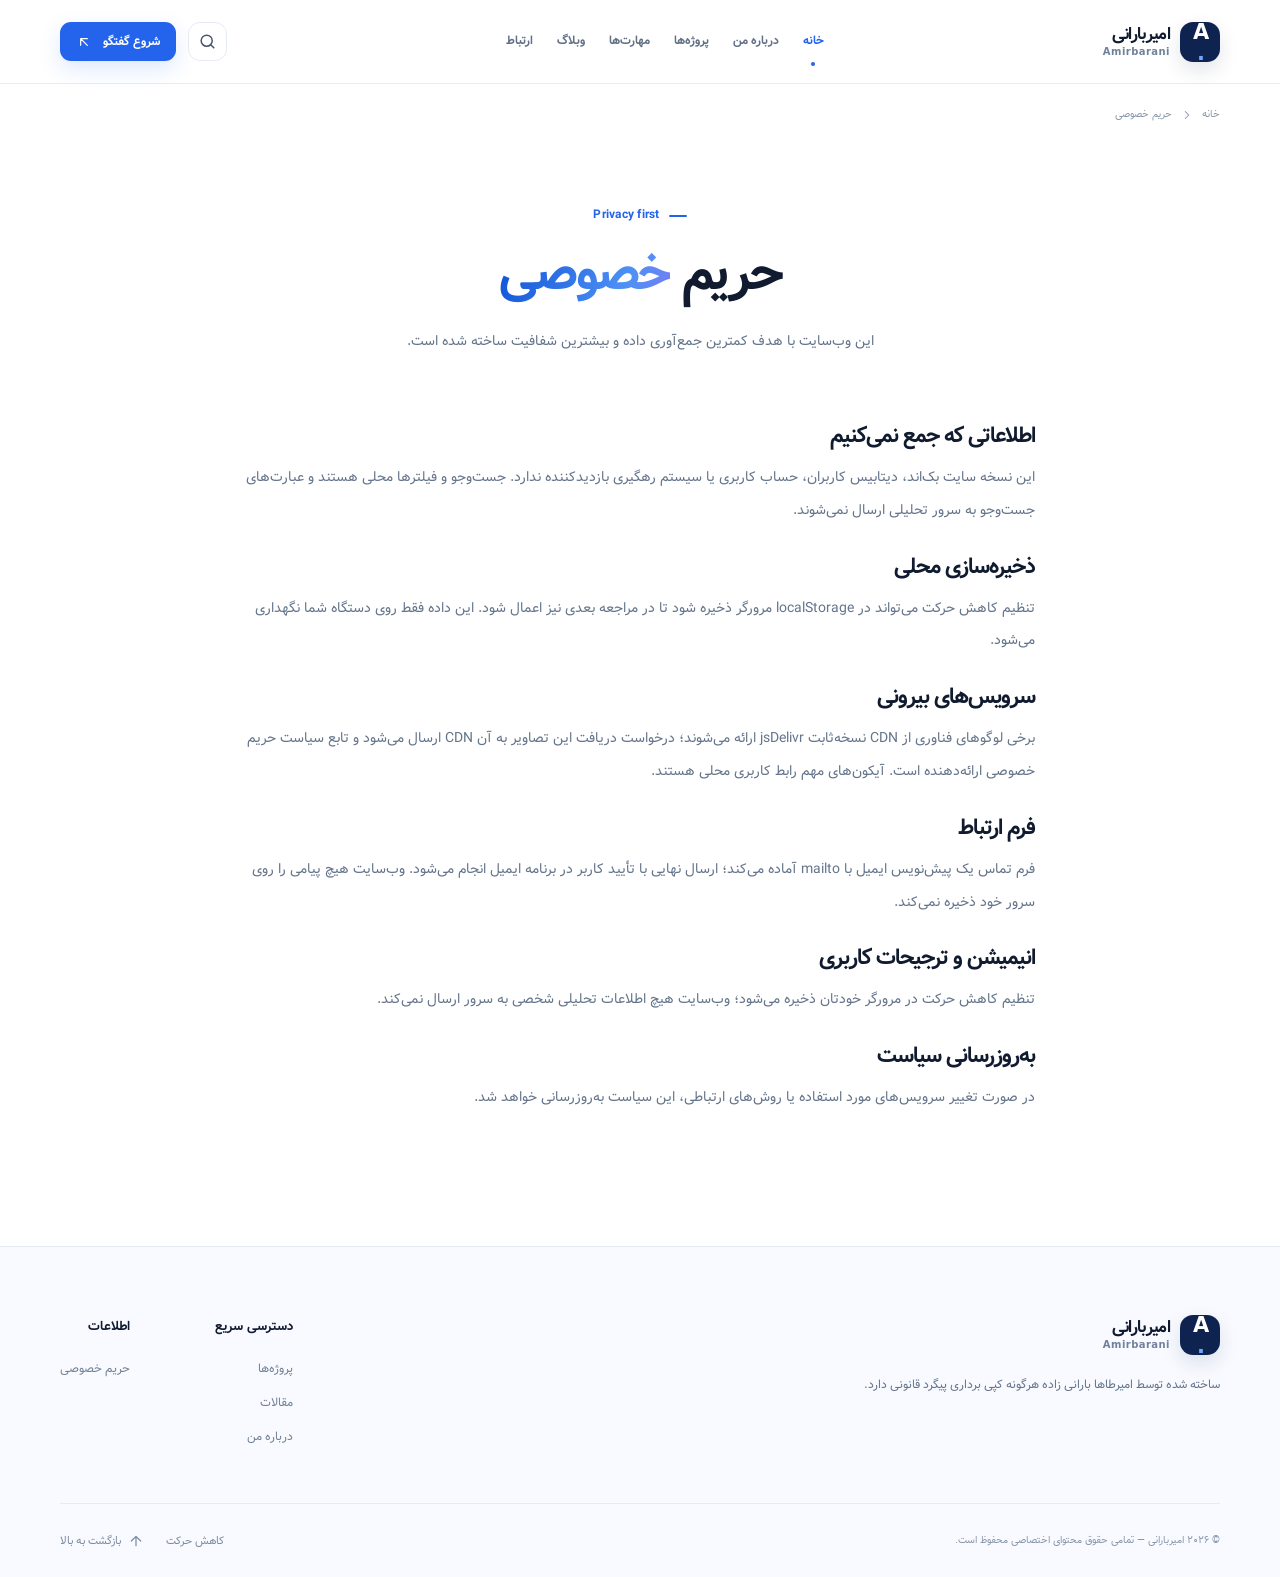
<file: privacy/index.html>
<!DOCTYPE html>
<html dir="rtl" lang="fa"><head>
<meta charset="utf-8"/><meta content="width=device-width,initial-scale=1,viewport-fit=cover" name="viewport"/><meta content="light" name="color-scheme"/><meta content="#f8fafc" name="theme-color"/>
<title>حریم خصوصی | امیربارانی</title><meta content="اطلاعات مربوط به حریم خصوصی و ذخیره‌سازی محلی وب‌سایت شخصی." name="description"/>
<link href="https://example.com/privacy/" rel="canonical"/><meta content="https://example.com/privacy/" property="og:url"/>
<meta content="index,follow,max-image-preview:large" name="robots"/><meta content="website" property="og:type"/><meta content="fa_IR" property="og:locale"/><meta content="Amirbarani | امیربارانی" property="og:site_name"/><meta content="حریم خصوصی" property="og:title"/><meta content="اطلاعات مربوط به حریم خصوصی و ذخیره‌سازی محلی وب‌سایت شخصی." property="og:description"/>
<meta content="https://example.com/assets/images/og-cover.png" property="og:image"/><meta content="summary_large_image" name="twitter:card"/><link href="../favicon.svg" rel="icon" type="image/svg+xml"/><link href="../manifest.webmanifest" rel="manifest"/>
<link href="../assets/css/site.css" rel="stylesheet"/><script defer="" src="../assets/js/site.js"></script></head><body><a class="skip-link" href="#main">پرش به محتوا</a><header class="site-header" id="site-header"><div class="container header-inner">
<a aria-label="Amirbarani | امیربارانی" class="brand" href="../"><span class="brand-mark">A<span>.</span></span><span class="brand-stack"><span class="brand-name">امیربارانی</span><small class="brand-latin" dir="ltr" lang="en">Amirbarani</small></span></a>
<nav aria-label="ناوبری اصلی" class="desktop-nav"><a aria-current="page" href="../">خانه</a><a href="../about/">درباره من</a><a href="../projects/">پروژه‌ها</a><a href="../skills/">مهارت‌ها</a><a href="../blog/">وبلاگ</a><a href="../contact/">ارتباط</a></nav>
<div class="header-actions"><div class="header-search-wrap" id="header-search-wrap"><button aria-controls="header-search-inline" aria-expanded="false" aria-label="باز کردن جست‌وجو" class="icon-button search-toggle" data-open-search="" title="جست‌وجو (Ctrl+K)" type="button"><svg aria-hidden="true" class="icon" fill="none" height="19" stroke="currentColor" stroke-linecap="round" stroke-linejoin="round" stroke-width="1.9" viewbox="0 0 24 24" width="19"><circle cx="11" cy="11" r="7"></circle><path d="m20 20-4-4"></path></svg></button><div class="header-search-inline" id="header-search-inline"><label class="sr-only" for="global-search">جست‌وجو در سایت</label><input autocomplete="off" id="global-search" inputmode="search" maxlength="100" placeholder="جست‌وجوی مقاله و بخش‌ها…" tabindex="-1" type="text"/><button aria-label="بستن جست‌وجو" class="search-inline-close" data-close-search="" tabindex="-1" type="button"><svg aria-hidden="true" class="icon" fill="none" height="17" stroke="currentColor" stroke-linecap="round" stroke-linejoin="round" stroke-width="1.9" viewbox="0 0 24 24" width="17"><path d="M18 6 6 18M6 6l12 12"></path></svg></button></div><div aria-label="نتایج جست‌وجو" aria-live="polite" class="search-results-inline" id="search-results"></div></div><a class="btn btn-sm btn-primary header-contact" href="../contact/">شروع گفتگو <svg aria-hidden="true" class="icon" fill="none" height="16" stroke="currentColor" stroke-linecap="round" stroke-linejoin="round" stroke-width="1.8" viewbox="0 0 24 24" width="16"><path d="M17 17 7 7M7 17V7h10"></path></svg></a><button aria-controls="mobile-navigation" aria-expanded="false" aria-label="باز کردن منو" class="icon-button menu-toggle" data-menu-toggle="" type="button"><svg aria-hidden="true" class="icon" fill="none" height="20" stroke="currentColor" stroke-linecap="round" stroke-linejoin="round" stroke-width="1.8" viewbox="0 0 24 24" width="20"><path d="M4 7h16M4 12h16M4 17h16"></path></svg></button></div></div>
<nav aria-label="ناوبری موبایل" class="mobile-nav" id="mobile-navigation" inert=""><a aria-current="page" href="../">خانه</a><a href="../about/">درباره من</a><a href="../projects/">پروژه‌ها</a><a href="../skills/">مهارت‌ها</a><a href="../blog/">وبلاگ</a><a href="../contact/">ارتباط</a></nav></header><nav aria-label="مسیر صفحه" class="breadcrumbs container"><a href="../">خانه</a><svg aria-hidden="true" class="icon" fill="none" height="14" stroke="currentColor" stroke-linecap="round" stroke-linejoin="round" stroke-width="1.8" viewbox="0 0 24 24" width="14"><path d="m9 18 6-6-6-6"></path></svg><span>حریم خصوصی</span></nav><main class="" id="main"><section class="page-hero container"><span class="eyebrow">Privacy first</span><h1>حریم <span class="gradient-text">خصوصی</span></h1><p>این وب‌سایت با هدف کمترین جمع‌آوری داده و بیشترین شفافیت ساخته شده است.</p></section><section class="container section-tight prose compact-prose"><h2>اطلاعاتی که جمع نمی‌کنیم</h2><p>این نسخه سایت بک‌اند، دیتابیس کاربران، حساب کاربری یا سیستم رهگیری بازدیدکننده ندارد. جست‌وجو و فیلترها محلی هستند و عبارت‌های جست‌وجو به سرور تحلیلی ارسال نمی‌شوند.</p><h2>ذخیره‌سازی محلی</h2><p>تنظیم کاهش حرکت می‌تواند در localStorage مرورگر ذخیره شود تا در مراجعه بعدی نیز اعمال شود. این داده فقط روی دستگاه شما نگهداری می‌شود.</p><h2>سرویس‌های بیرونی</h2><p>برخی لوگوهای فناوری از CDN نسخه‌ثابت jsDelivr ارائه می‌شوند؛ درخواست دریافت این تصاویر به آن CDN ارسال می‌شود و تابع سیاست حریم خصوصی ارائه‌دهنده است. آیکون‌های مهم رابط کاربری محلی هستند.</p><h2>فرم ارتباط</h2><p>فرم تماس یک پیش‌نویس ایمیل با mailto آماده می‌کند؛ ارسال نهایی با تأیید کاربر در برنامه ایمیل انجام می‌شود. وب‌سایت هیچ پیامی را روی سرور خود ذخیره نمی‌کند.</p><h2>انیمیشن و ترجیحات کاربری</h2><p>تنظیم کاهش حرکت در مرورگر خودتان ذخیره می‌شود؛ وب‌سایت هیچ اطلاعات تحلیلی شخصی به سرور ارسال نمی‌کند.</p><h2>به‌روزرسانی سیاست</h2><p>در صورت تغییر سرویس‌های مورد استفاده یا روش‌های ارتباطی، این سیاست به‌روزرسانی خواهد شد.</p></section></main><footer class="site-footer"><div class="container"><div class="footer-upper"><div class="footer-about"><a aria-label="Amirbarani | امیربارانی" class="brand brand-footer" href="../"><span class="brand-mark">A<span>.</span></span><span class="brand-stack"><span class="brand-name">امیربارانی</span><small class="brand-latin" dir="ltr" lang="en">Amirbarani</small></span></a><p>ساخته شده توسط امیرطاها بارانی زاده هرگونه کپی برداری پیگرد قانونی دارد.</p></div><div class="footer-links"><div><strong>دسترسی سریع</strong><a href="../projects/">پروژه‌ها</a><a href="../blog/">مقالات</a><a href="../about/">درباره من</a></div><div><strong>اطلاعات</strong><a href="../privacy/">حریم خصوصی</a></div></div></div><div class="footer-bottom"><span>© ۲۰۲۶ امیربارانی — تمامی حقوق محتوای اختصاصی محفوظ است.</span><div class="footer-bottom-actions"><button aria-pressed="false" class="text-action" data-motion-toggle="" type="button"><svg aria-hidden="true" class="icon" fill="none" height="16" stroke="currentColor" stroke-linecap="round" stroke-linejoin="round" stroke-width="1.8" viewbox="0 0 24 24" width="16"><circle cx="12" cy="12" r="9"></circle><path d="M12 3a9 9 0 0 1 0 18z"></path></svg> کاهش حرکت</button><button class="text-action" data-back-top="" type="button"><svg aria-hidden="true" class="icon" fill="none" height="16" stroke="currentColor" stroke-linecap="round" stroke-linejoin="round" stroke-width="1.8" viewbox="0 0 24 24" width="16"><path d="M12 19V5m-7 7 7-7 7 7"></path></svg> بازگشت به بالا</button></div></div></div></footer>
<div aria-atomic="true" aria-live="polite" class="toast" id="toast" role="status"></div>
</body></html>
</file>
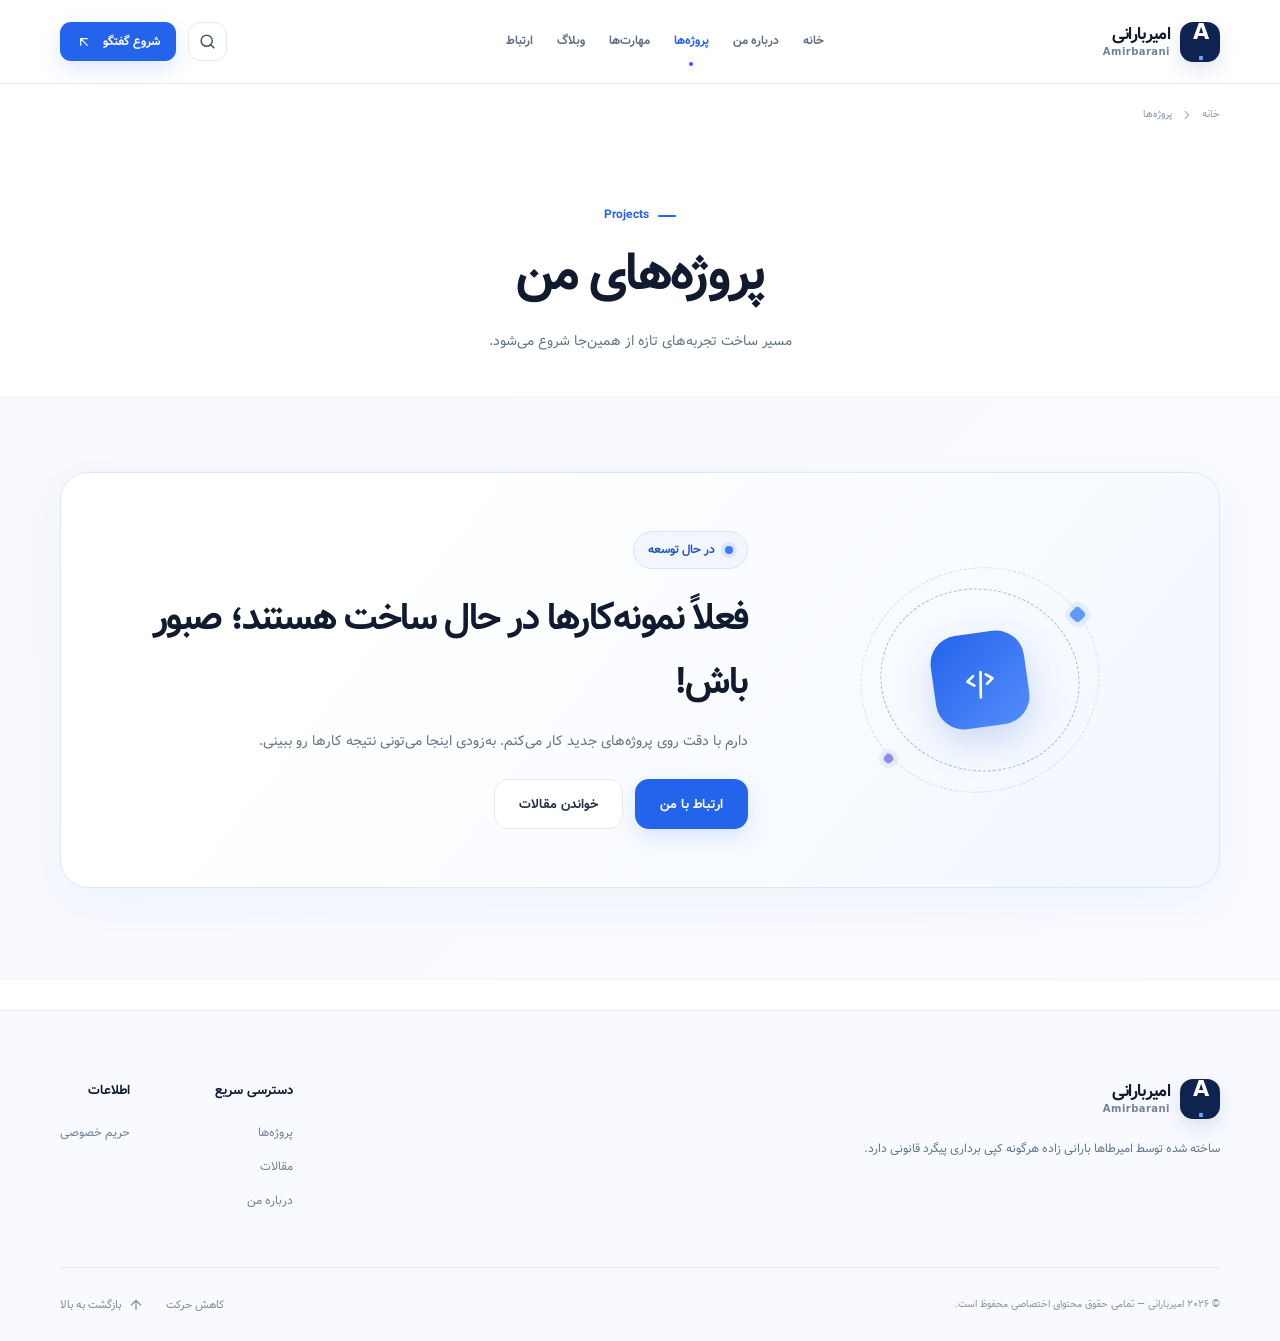
<file: projects/index.html>
<!DOCTYPE html>
<html dir="rtl" lang="fa"><head>
<meta charset="utf-8"/><meta content="width=device-width,initial-scale=1,viewport-fit=cover" name="viewport"/><meta content="light" name="color-scheme"/><meta content="#f8fafc" name="theme-color"/>
<title>پروژه‌ها | امیربارانی</title><meta content="صفحه پروژه‌های امیربارانی؛ پروژه‌های تازه در دست ساخت هستند." name="description"/>
<link href="https://example.com/projects/" rel="canonical"/><meta content="https://example.com/projects/" property="og:url"/>
<meta content="index,follow,max-image-preview:large" name="robots"/><meta content="website" property="og:type"/><meta content="fa_IR" property="og:locale"/><meta content="Amirbarani | امیربارانی" property="og:site_name"/><meta content="نمونه‌کارها" property="og:title"/><meta content="صفحه پروژه‌های امیربارانی؛ پروژه‌های تازه در دست ساخت هستند." property="og:description"/>
<meta content="https://example.com/assets/images/og-cover.png" property="og:image"/><meta content="summary_large_image" name="twitter:card"/><link href="../favicon.svg" rel="icon" type="image/svg+xml"/><link href="../manifest.webmanifest" rel="manifest"/>
<link href="../assets/css/site.css" rel="stylesheet"/><script defer="" src="../assets/js/site.js"></script></head><body><a class="skip-link" href="#main">پرش به محتوا</a><header class="site-header" id="site-header"><div class="container header-inner">
<a aria-label="Amirbarani | امیربارانی" class="brand" href="../"><span class="brand-mark">A<span>.</span></span><span class="brand-stack"><span class="brand-name">امیربارانی</span><small class="brand-latin" dir="ltr" lang="en">Amirbarani</small></span></a>
<nav aria-label="ناوبری اصلی" class="desktop-nav"><a href="../">خانه</a><a href="../about/">درباره من</a><a aria-current="page" href="../projects/">پروژه‌ها</a><a href="../skills/">مهارت‌ها</a><a href="../blog/">وبلاگ</a><a href="../contact/">ارتباط</a></nav>
<div class="header-actions"><div class="header-search-wrap" id="header-search-wrap"><button aria-controls="header-search-inline" aria-expanded="false" aria-label="باز کردن جست‌وجو" class="icon-button search-toggle" data-open-search="" title="جست‌وجو (Ctrl+K)" type="button"><svg aria-hidden="true" class="icon" fill="none" height="19" stroke="currentColor" stroke-linecap="round" stroke-linejoin="round" stroke-width="1.9" viewbox="0 0 24 24" width="19"><circle cx="11" cy="11" r="7"></circle><path d="m20 20-4-4"></path></svg></button><div class="header-search-inline" id="header-search-inline"><label class="sr-only" for="global-search">جست‌وجو در سایت</label><input autocomplete="off" id="global-search" inputmode="search" maxlength="100" placeholder="جست‌وجوی مقاله و بخش‌ها…" tabindex="-1" type="text"/><button aria-label="بستن جست‌وجو" class="search-inline-close" data-close-search="" tabindex="-1" type="button"><svg aria-hidden="true" class="icon" fill="none" height="17" stroke="currentColor" stroke-linecap="round" stroke-linejoin="round" stroke-width="1.9" viewbox="0 0 24 24" width="17"><path d="M18 6 6 18M6 6l12 12"></path></svg></button></div><div aria-label="نتایج جست‌وجو" aria-live="polite" class="search-results-inline" id="search-results"></div></div><a class="btn btn-sm btn-primary header-contact" href="../contact/">شروع گفتگو <svg aria-hidden="true" class="icon" fill="none" height="16" stroke="currentColor" stroke-linecap="round" stroke-linejoin="round" stroke-width="1.8" viewbox="0 0 24 24" width="16"><path d="M17 17 7 7M7 17V7h10"></path></svg></a><button aria-controls="mobile-navigation" aria-expanded="false" aria-label="باز کردن منو" class="icon-button menu-toggle" data-menu-toggle="" type="button"><svg aria-hidden="true" class="icon" fill="none" height="20" stroke="currentColor" stroke-linecap="round" stroke-linejoin="round" stroke-width="1.8" viewbox="0 0 24 24" width="20"><path d="M4 7h16M4 12h16M4 17h16"></path></svg></button></div></div>
<nav aria-label="ناوبری موبایل" class="mobile-nav" id="mobile-navigation" inert=""><a href="../">خانه</a><a href="../about/">درباره من</a><a aria-current="page" href="../projects/">پروژه‌ها</a><a href="../skills/">مهارت‌ها</a><a href="../blog/">وبلاگ</a><a href="../contact/">ارتباط</a></nav></header><nav aria-label="مسیر صفحه" class="breadcrumbs container"><a href="../">خانه</a><svg aria-hidden="true" class="icon" fill="none" height="14" stroke="currentColor" stroke-linecap="round" stroke-linejoin="round" stroke-width="1.8" viewbox="0 0 24 24" width="14"><path d="m9 18 6-6-6-6"></path></svg><span>پروژه‌ها</span></nav><main class="" id="main"><section class="page-hero container"><span class="eyebrow">Projects</span><h1>پروژه‌های من</h1><p>مسیر ساخت تجربه‌های تازه از همین‌جا شروع می‌شود.</p></section><section aria-labelledby="pending-heading" class="projects-pending-section section section-tint" id="projects-preview">
<div class="container"><div class="coming-widget" data-reveal="">
<div aria-hidden="true" class="coming-visual"><span class="coming-orbit coming-orbit-a"></span><span class="coming-orbit coming-orbit-b"></span><span class="coming-core"><svg fill="none" height="38" stroke="currentColor" stroke-linecap="round" stroke-linejoin="round" stroke-width="1.65" viewbox="0 0 24 24" width="38"><path d="m8 9-4 3 4 3M16 9l4 3-4 3m-3-8-2 16"></path></svg></span><span class="coming-spark coming-spark-a"></span><span class="coming-spark coming-spark-b"></span></div>
<div class="coming-copy"><span class="coming-kicker"><span aria-hidden="true" class="coming-status-dot"></span> در حال توسعه</span><h2 id="pending-heading">فعلاً نمونه‌کارها در حال ساخت هستند؛ صبور باش!</h2>
<p>دارم با دقت روی پروژه‌های جدید کار می‌کنم. به‌زودی اینجا می‌تونی نتیجه کارها رو ببینی.</p><div class="coming-actions"><a class="btn btn-primary" href="../contact/">ارتباط با من</a><a class="btn btn-secondary" href="../blog/">خواندن مقالات</a></div></div>
</div></div></section></main><footer class="site-footer"><div class="container"><div class="footer-upper"><div class="footer-about"><a aria-label="Amirbarani | امیربارانی" class="brand brand-footer" href="../"><span class="brand-mark">A<span>.</span></span><span class="brand-stack"><span class="brand-name">امیربارانی</span><small class="brand-latin" dir="ltr" lang="en">Amirbarani</small></span></a><p>ساخته شده توسط امیرطاها بارانی زاده هرگونه کپی برداری پیگرد قانونی دارد.</p></div><div class="footer-links"><div><strong>دسترسی سریع</strong><a href="../projects/">پروژه‌ها</a><a href="../blog/">مقالات</a><a href="../about/">درباره من</a></div><div><strong>اطلاعات</strong><a href="../privacy/">حریم خصوصی</a></div></div></div><div class="footer-bottom"><span>© ۲۰۲۶ امیربارانی — تمامی حقوق محتوای اختصاصی محفوظ است.</span><div class="footer-bottom-actions"><button aria-pressed="false" class="text-action" data-motion-toggle="" type="button"><svg aria-hidden="true" class="icon" fill="none" height="16" stroke="currentColor" stroke-linecap="round" stroke-linejoin="round" stroke-width="1.8" viewbox="0 0 24 24" width="16"><circle cx="12" cy="12" r="9"></circle><path d="M12 3a9 9 0 0 1 0 18z"></path></svg> کاهش حرکت</button><button class="text-action" data-back-top="" type="button"><svg aria-hidden="true" class="icon" fill="none" height="16" stroke="currentColor" stroke-linecap="round" stroke-linejoin="round" stroke-width="1.8" viewbox="0 0 24 24" width="16"><path d="M12 19V5m-7 7 7-7 7 7"></path></svg> بازگشت به بالا</button></div></div></div></footer>
<div aria-atomic="true" aria-live="polite" class="toast" id="toast" role="status"></div>
</body></html>
</file>
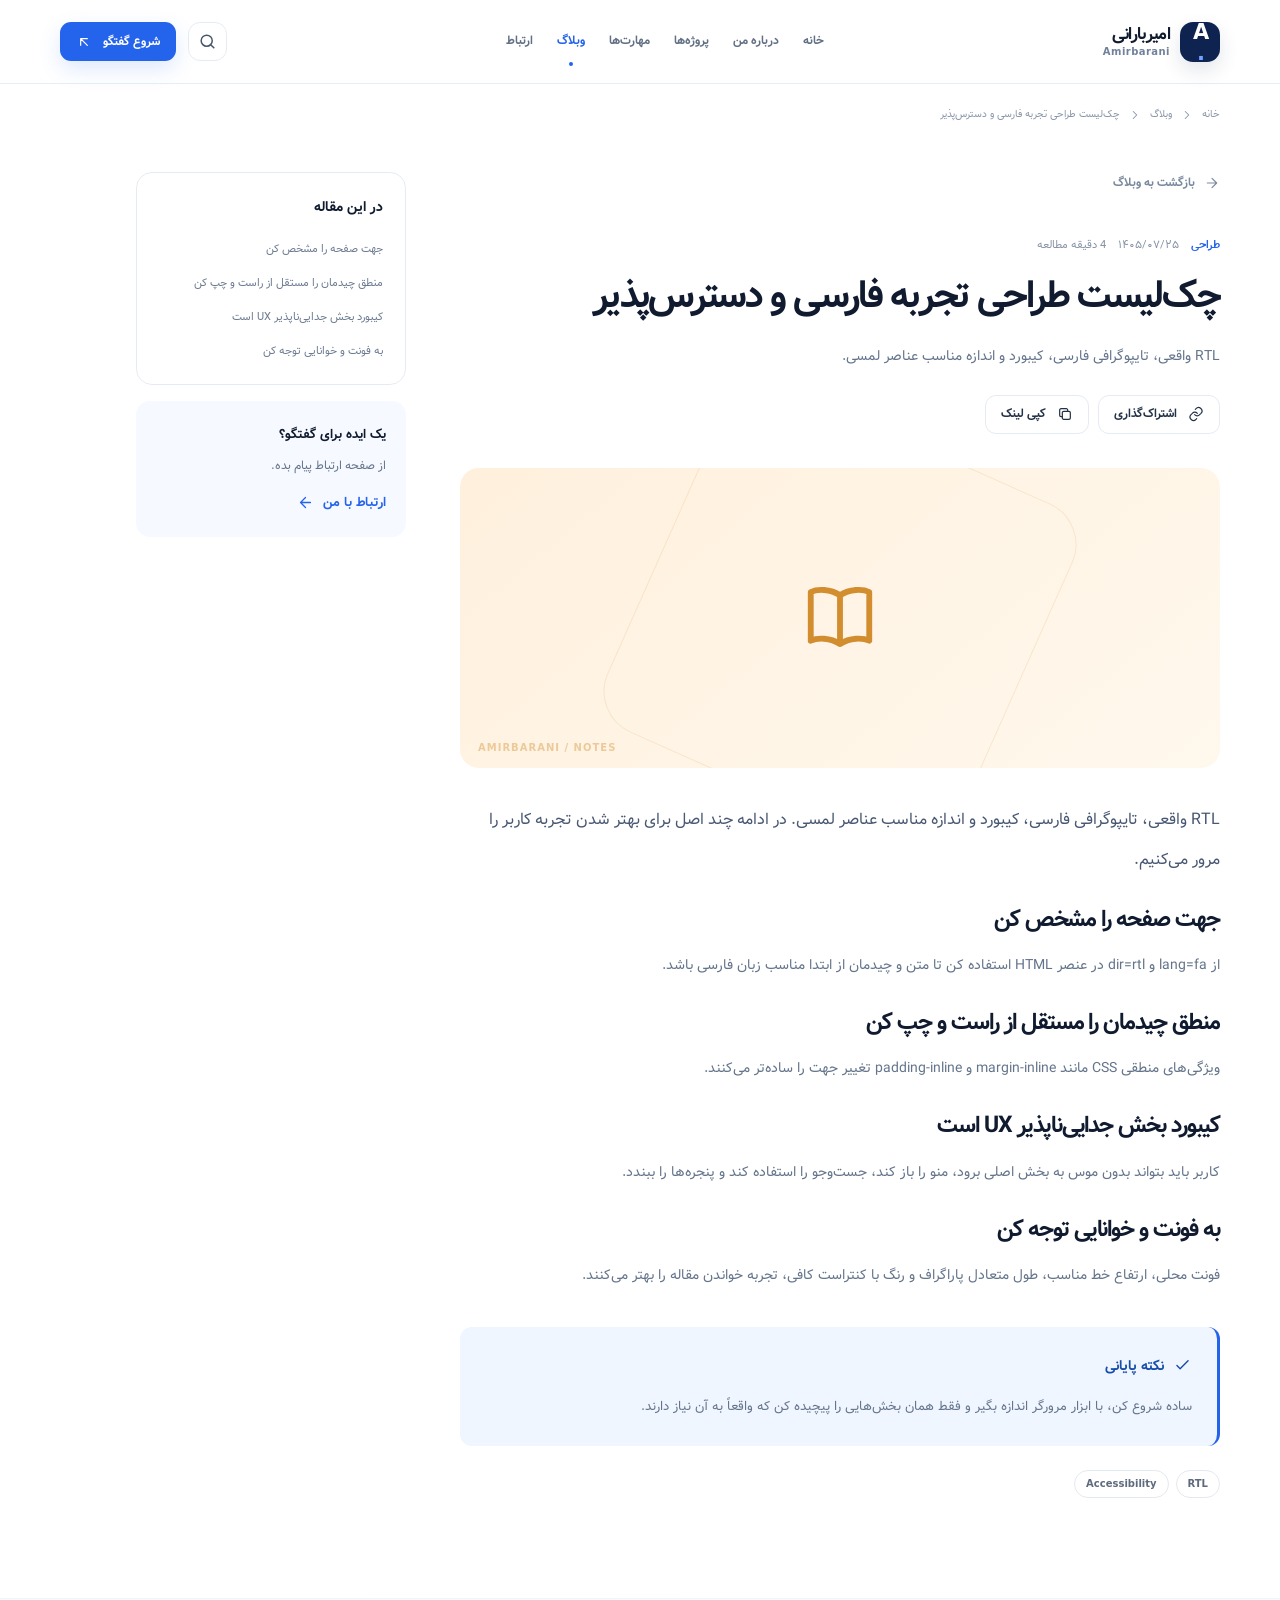
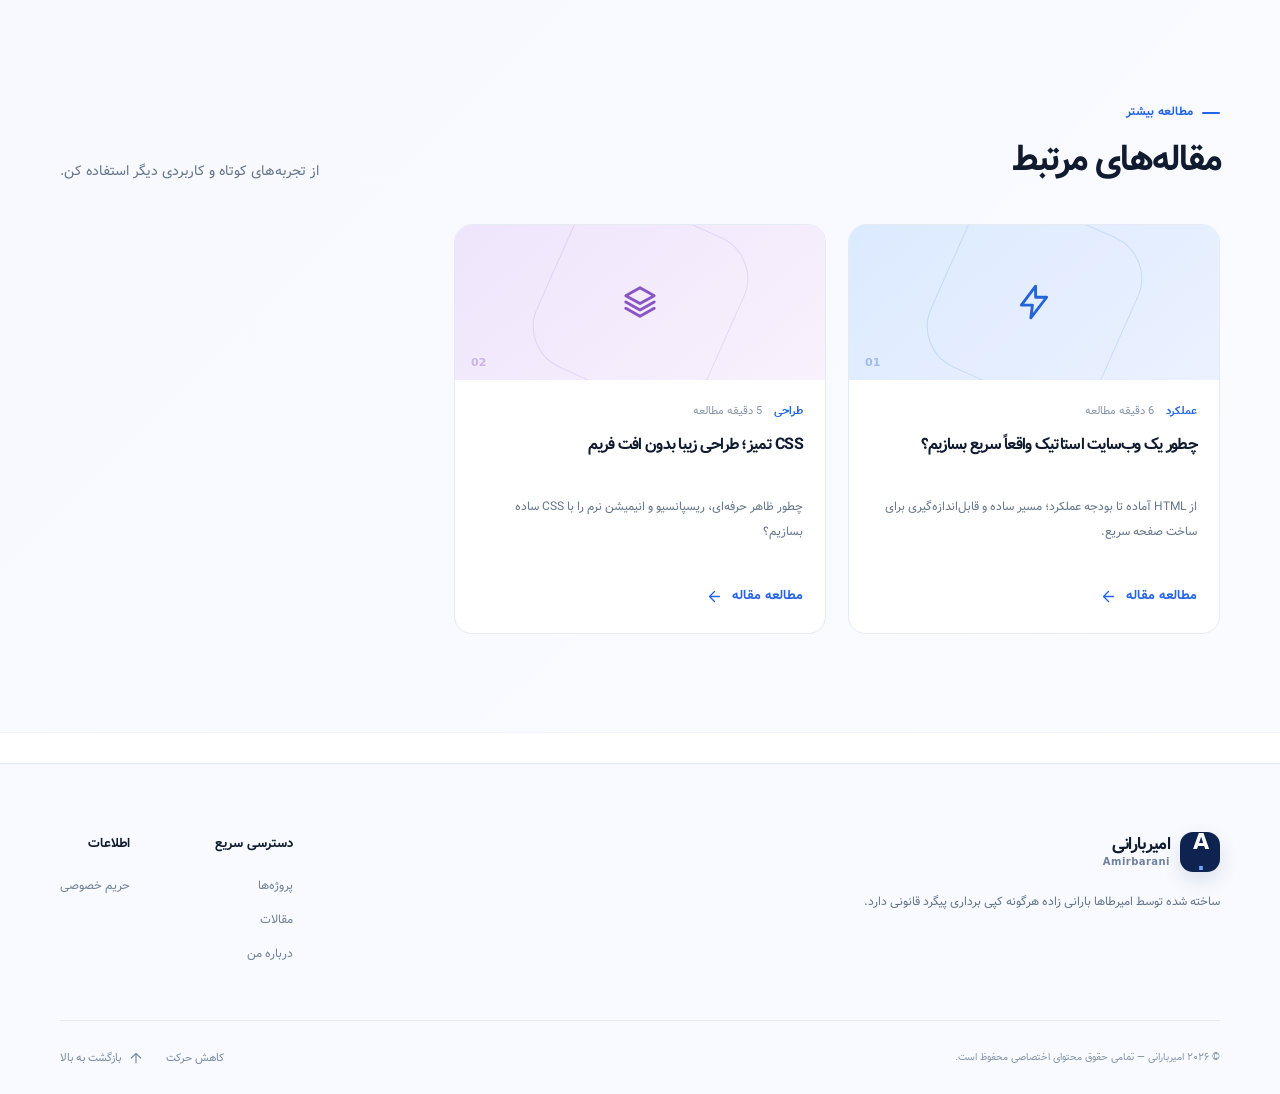
<file: blog/accessible-persian-web/index.html>
<!DOCTYPE html>
<html dir="rtl" lang="fa"><head>
<meta charset="utf-8"/><meta content="width=device-width,initial-scale=1,viewport-fit=cover" name="viewport"/><meta content="light" name="color-scheme"/><meta content="#f8fafc" name="theme-color"/>
<title>چک‌لیست طراحی تجربه فارسی و دسترس‌پذیر | امیربارانی</title><meta content="RTL واقعی، تایپوگرافی فارسی، کیبورد و اندازه مناسب عناصر لمسی." name="description"/>
<link href="https://example.com/blog/accessible-persian-web/" rel="canonical"/><meta content="https://example.com/blog/accessible-persian-web/" property="og:url"/>
<meta content="index,follow,max-image-preview:large" name="robots"/><meta content="website" property="og:type"/><meta content="fa_IR" property="og:locale"/><meta content="Amirbarani | امیربارانی" property="og:site_name"/><meta content="چک‌لیست طراحی تجربه فارسی و دسترس‌پذیر" property="og:title"/><meta content="RTL واقعی، تایپوگرافی فارسی، کیبورد و اندازه مناسب عناصر لمسی." property="og:description"/>
<meta content="https://example.com/assets/images/og-cover.png" property="og:image"/><meta content="summary_large_image" name="twitter:card"/><link href="../../favicon.svg" rel="icon" type="image/svg+xml"/><link href="../../manifest.webmanifest" rel="manifest"/>
<link href="../../assets/css/site.css" rel="stylesheet"/><script defer="" src="../../assets/js/site.js"></script></head><body><a class="skip-link" href="#main">پرش به محتوا</a><header class="site-header" id="site-header"><div class="container header-inner">
<a aria-label="Amirbarani | امیربارانی" class="brand" href="../../"><span class="brand-mark">A<span>.</span></span><span class="brand-stack"><span class="brand-name">امیربارانی</span><small class="brand-latin" dir="ltr" lang="en">Amirbarani</small></span></a>
<nav aria-label="ناوبری اصلی" class="desktop-nav"><a href="../../">خانه</a><a href="../../about/">درباره من</a><a href="../../projects/">پروژه‌ها</a><a href="../../skills/">مهارت‌ها</a><a aria-current="page" href="../../blog/">وبلاگ</a><a href="../../contact/">ارتباط</a></nav>
<div class="header-actions"><div class="header-search-wrap" id="header-search-wrap"><button aria-controls="header-search-inline" aria-expanded="false" aria-label="باز کردن جست‌وجو" class="icon-button search-toggle" data-open-search="" title="جست‌وجو (Ctrl+K)" type="button"><svg aria-hidden="true" class="icon" fill="none" height="19" stroke="currentColor" stroke-linecap="round" stroke-linejoin="round" stroke-width="1.9" viewbox="0 0 24 24" width="19"><circle cx="11" cy="11" r="7"></circle><path d="m20 20-4-4"></path></svg></button><div class="header-search-inline" id="header-search-inline"><label class="sr-only" for="global-search">جست‌وجو در سایت</label><input autocomplete="off" id="global-search" inputmode="search" maxlength="100" placeholder="جست‌وجوی مقاله و بخش‌ها…" tabindex="-1" type="text"/><button aria-label="بستن جست‌وجو" class="search-inline-close" data-close-search="" tabindex="-1" type="button"><svg aria-hidden="true" class="icon" fill="none" height="17" stroke="currentColor" stroke-linecap="round" stroke-linejoin="round" stroke-width="1.9" viewbox="0 0 24 24" width="17"><path d="M18 6 6 18M6 6l12 12"></path></svg></button></div><div aria-label="نتایج جست‌وجو" aria-live="polite" class="search-results-inline" id="search-results"></div></div><a class="btn btn-sm btn-primary header-contact" href="../../contact/">شروع گفتگو <svg aria-hidden="true" class="icon" fill="none" height="16" stroke="currentColor" stroke-linecap="round" stroke-linejoin="round" stroke-width="1.8" viewbox="0 0 24 24" width="16"><path d="M17 17 7 7M7 17V7h10"></path></svg></a><button aria-controls="mobile-navigation" aria-expanded="false" aria-label="باز کردن منو" class="icon-button menu-toggle" data-menu-toggle="" type="button"><svg aria-hidden="true" class="icon" fill="none" height="20" stroke="currentColor" stroke-linecap="round" stroke-linejoin="round" stroke-width="1.8" viewbox="0 0 24 24" width="20"><path d="M4 7h16M4 12h16M4 17h16"></path></svg></button></div></div>
<nav aria-label="ناوبری موبایل" class="mobile-nav" id="mobile-navigation" inert=""><a href="../../">خانه</a><a href="../../about/">درباره من</a><a href="../../projects/">پروژه‌ها</a><a href="../../skills/">مهارت‌ها</a><a aria-current="page" href="../../blog/">وبلاگ</a><a href="../../contact/">ارتباط</a></nav></header><nav aria-label="مسیر صفحه" class="breadcrumbs container"><a href="../../">خانه</a><svg aria-hidden="true" class="icon" fill="none" height="14" stroke="currentColor" stroke-linecap="round" stroke-linejoin="round" stroke-width="1.8" viewbox="0 0 24 24" width="14"><path d="m9 18 6-6-6-6"></path></svg><span>وبلاگ</span><svg aria-hidden="true" class="icon" fill="none" height="14" stroke="currentColor" stroke-linecap="round" stroke-linejoin="round" stroke-width="1.8" viewbox="0 0 24 24" width="14"><path d="m9 18 6-6-6-6"></path></svg><span>چک‌لیست طراحی تجربه فارسی و دسترس‌پذیر</span></nav><main class="" id="main"><div class="container article-shell"><article class="article-main"><header class="article-header"><a class="back-link" href="../../blog/"><svg aria-hidden="true" class="icon" fill="none" height="16" stroke="currentColor" stroke-linecap="round" stroke-linejoin="round" stroke-width="1.8" viewbox="0 0 24 24" width="16"><path d="m5 12 14 0m-7-7 7 7-7 7"></path></svg> بازگشت به وبلاگ</a><div class="post-meta"><span>طراحی</span><span>۱۴۰۵/۰۷/۲۵</span><span>4 دقیقه مطالعه</span></div><h1>چک‌لیست طراحی تجربه فارسی و دسترس‌پذیر</h1><p>RTL واقعی، تایپوگرافی فارسی، کیبورد و اندازه مناسب عناصر لمسی.</p><div class="article-actions"><button class="btn btn-secondary btn-sm" data-share="" type="button"><svg aria-hidden="true" class="icon" fill="none" height="16" stroke="currentColor" stroke-linecap="round" stroke-linejoin="round" stroke-width="1.8" viewbox="0 0 24 24" width="16"><path d="M10 13a5 5 0 0 0 7.5 0l2-2A5 5 0 0 0 12 4l-1 1M14 11a5 5 0 0 0-7.5 0l-2 2A5 5 0 0 0 12 20l1-1"></path></svg> اشتراک‌گذاری</button><button class="btn btn-secondary btn-sm" data-copy="url" type="button"><svg aria-hidden="true" class="icon" fill="none" height="16" stroke="currentColor" stroke-linecap="round" stroke-linejoin="round" stroke-width="1.8" viewbox="0 0 24 24" width="16"><rect height="12" rx="2" width="12" x="8" y="8"></rect><path d="M16 8V6a2 2 0 0 0-2-2H6a2 2 0 0 0-2 2v8a2 2 0 0 0 2 2h2"></path></svg> کپی لینک</button></div></header><div class="article-banner blog-graphic-3"><svg aria-hidden="true" class="icon" fill="none" height="78" stroke="currentColor" stroke-linecap="round" stroke-linejoin="round" stroke-width="1.8" viewbox="0 0 24 24" width="78"><path d="M12 5c-3-2-7-2-9-1v15c2-1 6-1 9 1 3-2 7-2 9-1V4c-2-1-6-1-9 1Zm0 0v15"></path></svg><span>AMIRBARANI / NOTES</span></div><div class="article-content"><p class="article-lead">RTL واقعی، تایپوگرافی فارسی، کیبورد و اندازه مناسب عناصر لمسی. در ادامه چند اصل برای بهتر شدن تجربه کاربر را مرور می‌کنیم.</p><section class="article-section" id="accessiblepersianweb-0"><h2>جهت صفحه را مشخص کن</h2><p>از lang=fa و dir=rtl در عنصر HTML استفاده کن تا متن و چیدمان از ابتدا مناسب زبان فارسی باشد.</p></section><section class="article-section" id="accessiblepersianweb-1"><h2>منطق چیدمان را مستقل از راست و چپ کن</h2><p>ویژگی‌های منطقی CSS مانند margin-inline و padding-inline تغییر جهت را ساده‌تر می‌کنند.</p></section><section class="article-section" id="accessiblepersianweb-2"><h2>کیبورد بخش جدایی‌ناپذیر UX است</h2><p>کاربر باید بتواند بدون موس به بخش اصلی برود، منو را باز کند، جست‌وجو را استفاده کند و پنجره‌ها را ببندد.</p></section><section class="article-section" id="accessiblepersianweb-3"><h2>به فونت و خوانایی توجه کن</h2><p>فونت محلی، ارتفاع خط مناسب، طول متعادل پاراگراف و رنگ با کنتراست کافی، تجربه خواندن مقاله را بهتر می‌کنند.</p></section><div class="article-summary"><strong><svg aria-hidden="true" class="icon" fill="none" height="19" stroke="currentColor" stroke-linecap="round" stroke-linejoin="round" stroke-width="1.8" viewbox="0 0 24 24" width="19"><path d="m5 12 4 4L19 6"></path></svg> نکته پایانی</strong><p>ساده شروع کن، با ابزار مرورگر اندازه بگیر و فقط همان بخش‌هایی را پیچیده کن که واقعاً به آن نیاز دارند.</p></div><div class="article-tags"><span>RTL</span><span>Accessibility</span></div></div></article><aside class="article-aside"><div class="toc"><strong>در این مقاله</strong><a href="#accessiblepersianweb-0">جهت صفحه را مشخص کن</a><a href="#accessiblepersianweb-1">منطق چیدمان را مستقل از راست و چپ کن</a><a href="#accessiblepersianweb-2">کیبورد بخش جدایی‌ناپذیر UX است</a><a href="#accessiblepersianweb-3">به فونت و خوانایی توجه کن</a></div><div class="aside-prompt"><strong>یک ایده برای گفتگو؟</strong><p>از صفحه ارتباط پیام بده.</p><a class="text-link" href="../../contact/">ارتباط با من <svg aria-hidden="true" class="icon" fill="none" height="17" stroke="currentColor" stroke-linecap="round" stroke-linejoin="round" stroke-width="1.8" viewbox="0 0 24 24" width="17"><path d="M19 12H5m7-7-7 7 7 7"></path></svg></a></div></aside></div><section class="section section-tint"><div class="container"><div class="section-heading"><div><span class="eyebrow">مطالعه بیشتر</span><h2>مقاله‌های مرتبط</h2></div><p>از تجربه‌های کوتاه و کاربردی دیگر استفاده کن.</p></div><div class="blog-grid"><article class="blog-card" data-category="عملکرد" data-post="" data-search="چطور یک وب‌سایت استاتیک واقعاً سریع بسازیم؟ از html آماده تا بودجه عملکرد؛ مسیر ساده و قابل‌اندازه‌گیری برای ساخت صفحه سریع. performance html css"><div aria-hidden="true" class="blog-graphic blog-graphic-0"><svg aria-hidden="true" class="icon" fill="none" height="38" stroke="currentColor" stroke-linecap="round" stroke-linejoin="round" stroke-width="1.8" viewbox="0 0 24 24" width="38"><path d="m13 2-9 12h7l-1 8 10-13h-7z"></path></svg><span>01</span></div><div class="blog-info"><div class="post-meta"><span>عملکرد</span><span>6 دقیقه مطالعه</span></div><h3><a href="../../blog/fast-static-sites/">چطور یک وب‌سایت استاتیک واقعاً سریع بسازیم؟</a></h3><p>از HTML آماده تا بودجه عملکرد؛ مسیر ساده و قابل‌اندازه‌گیری برای ساخت صفحه سریع.</p><a class="text-link" href="../../blog/fast-static-sites/">مطالعه مقاله <svg aria-hidden="true" class="icon" fill="none" height="17" stroke="currentColor" stroke-linecap="round" stroke-linejoin="round" stroke-width="1.8" viewbox="0 0 24 24" width="17"><path d="M19 12H5m7-7-7 7 7 7"></path></svg></a></div></article><article class="blog-card" data-category="طراحی" data-post="" data-search="css تمیز؛ طراحی زیبا بدون افت فریم چطور ظاهر حرفه‌ای، ریسپانسیو و انیمیشن نرم را با css ساده بسازیم؟ css ui/ux"><div aria-hidden="true" class="blog-graphic blog-graphic-1"><svg aria-hidden="true" class="icon" fill="none" height="38" stroke="currentColor" stroke-linecap="round" stroke-linejoin="round" stroke-width="1.8" viewbox="0 0 24 24" width="38"><path d="m12 3 9 5-9 5-9-5 9-5Zm-9 9 9 5 9-5M3 16l9 5 9-5"></path></svg><span>02</span></div><div class="blog-info"><div class="post-meta"><span>طراحی</span><span>5 دقیقه مطالعه</span></div><h3><a href="../../blog/clean-css/">CSS تمیز؛ طراحی زیبا بدون افت فریم</a></h3><p>چطور ظاهر حرفه‌ای، ریسپانسیو و انیمیشن نرم را با CSS ساده بسازیم؟</p><a class="text-link" href="../../blog/clean-css/">مطالعه مقاله <svg aria-hidden="true" class="icon" fill="none" height="17" stroke="currentColor" stroke-linecap="round" stroke-linejoin="round" stroke-width="1.8" viewbox="0 0 24 24" width="17"><path d="M19 12H5m7-7-7 7 7 7"></path></svg></a></div></article></div></div></section></main><footer class="site-footer"><div class="container"><div class="footer-upper"><div class="footer-about"><a aria-label="Amirbarani | امیربارانی" class="brand brand-footer" href="../../"><span class="brand-mark">A<span>.</span></span><span class="brand-stack"><span class="brand-name">امیربارانی</span><small class="brand-latin" dir="ltr" lang="en">Amirbarani</small></span></a><p>ساخته شده توسط امیرطاها بارانی زاده هرگونه کپی برداری پیگرد قانونی دارد.</p></div><div class="footer-links"><div><strong>دسترسی سریع</strong><a href="../../projects/">پروژه‌ها</a><a href="../../blog/">مقالات</a><a href="../../about/">درباره من</a></div><div><strong>اطلاعات</strong><a href="../../privacy/">حریم خصوصی</a></div></div></div><div class="footer-bottom"><span>© ۲۰۲۶ امیربارانی — تمامی حقوق محتوای اختصاصی محفوظ است.</span><div class="footer-bottom-actions"><button aria-pressed="false" class="text-action" data-motion-toggle="" type="button"><svg aria-hidden="true" class="icon" fill="none" height="16" stroke="currentColor" stroke-linecap="round" stroke-linejoin="round" stroke-width="1.8" viewbox="0 0 24 24" width="16"><circle cx="12" cy="12" r="9"></circle><path d="M12 3a9 9 0 0 1 0 18z"></path></svg> کاهش حرکت</button><button class="text-action" data-back-top="" type="button"><svg aria-hidden="true" class="icon" fill="none" height="16" stroke="currentColor" stroke-linecap="round" stroke-linejoin="round" stroke-width="1.8" viewbox="0 0 24 24" width="16"><path d="M12 19V5m-7 7 7-7 7 7"></path></svg> بازگشت به بالا</button></div></div></div></footer>
<div aria-atomic="true" aria-live="polite" class="toast" id="toast" role="status"></div>
</body></html>
</file>
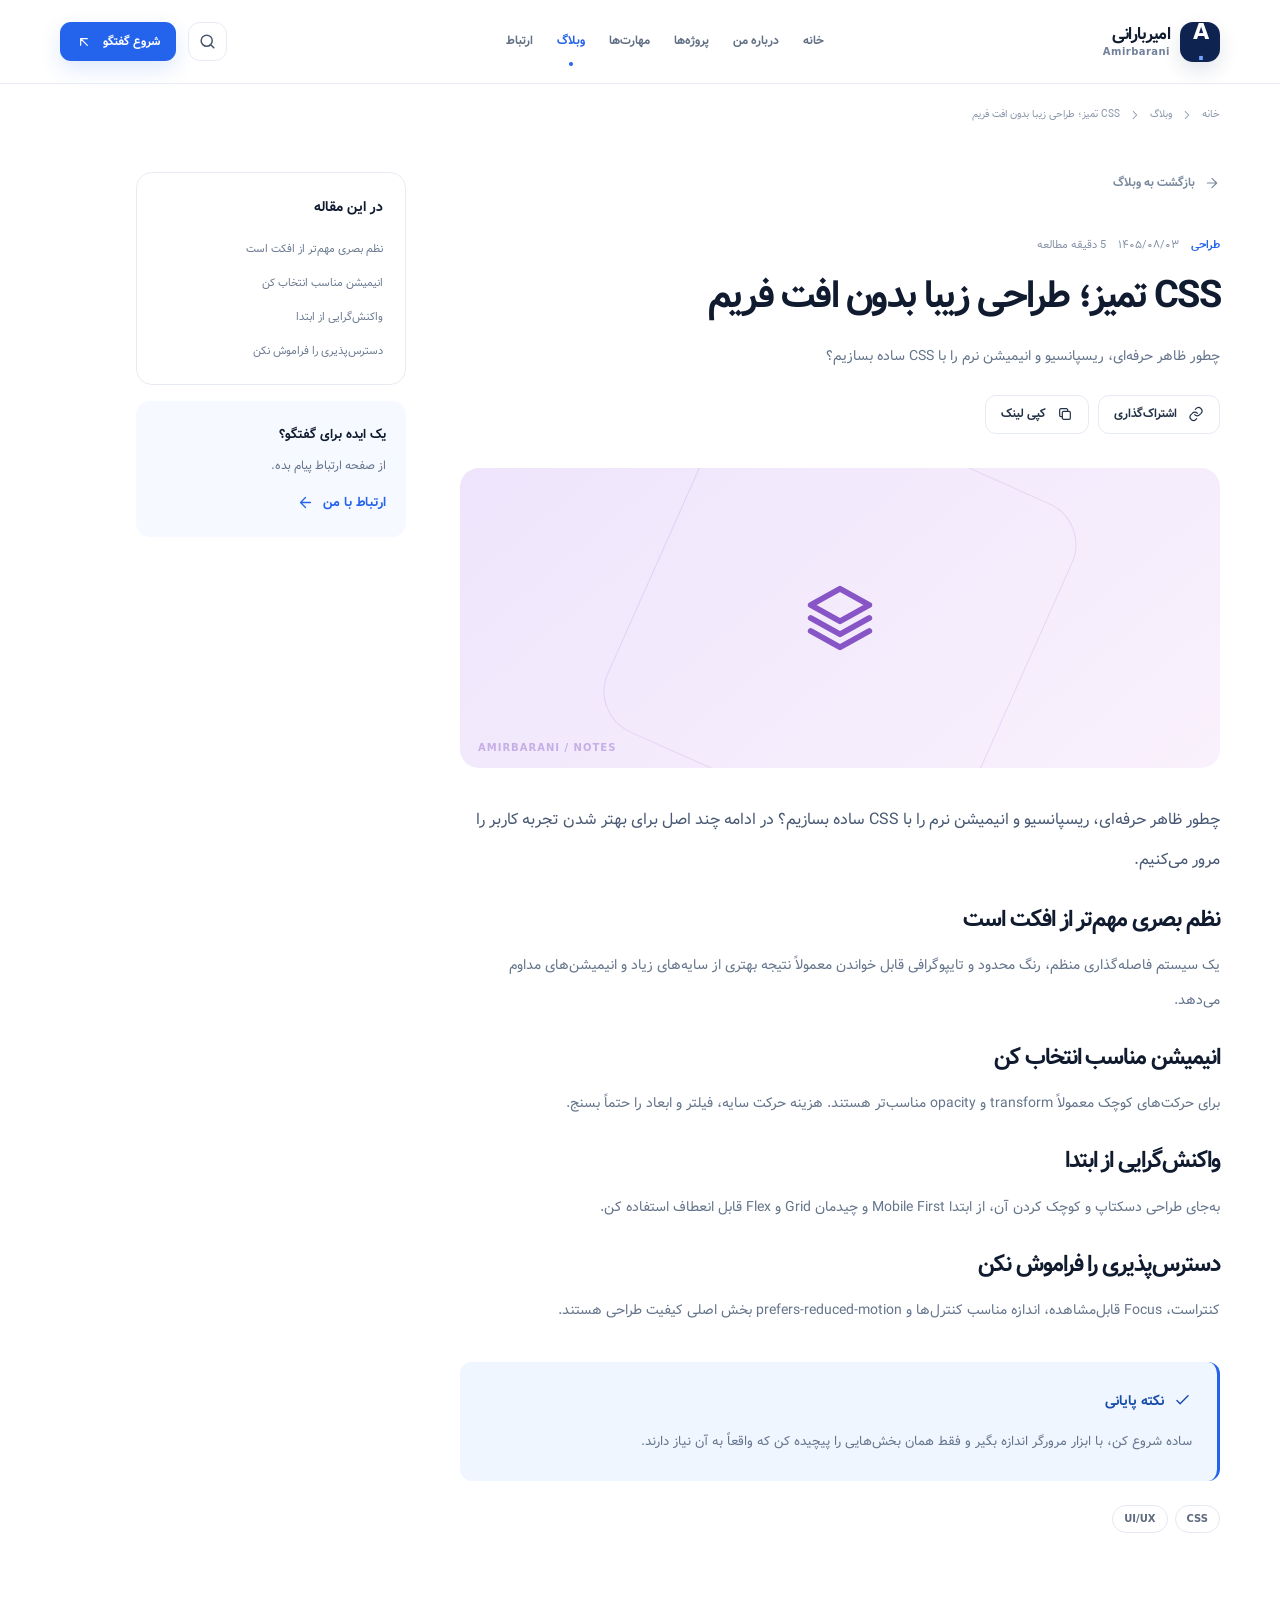
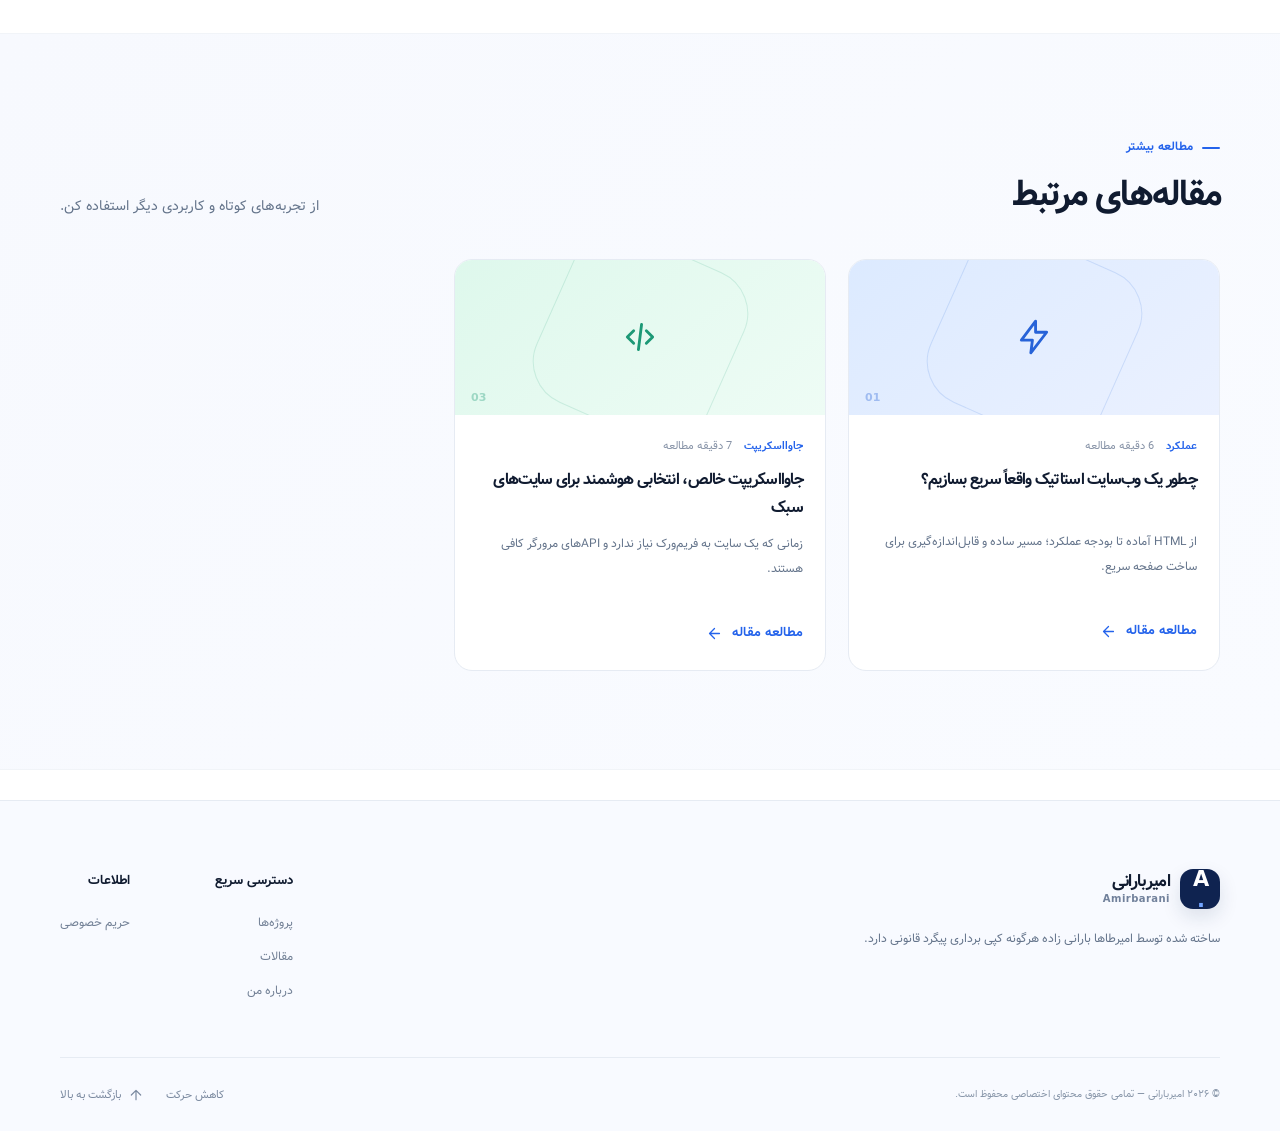
<file: blog/clean-css/index.html>
<!DOCTYPE html>
<html dir="rtl" lang="fa"><head>
<meta charset="utf-8"/><meta content="width=device-width,initial-scale=1,viewport-fit=cover" name="viewport"/><meta content="light" name="color-scheme"/><meta content="#f8fafc" name="theme-color"/>
<title>CSS تمیز؛ طراحی زیبا بدون افت فریم | امیربارانی</title><meta content="چطور ظاهر حرفه‌ای، ریسپانسیو و انیمیشن نرم را با CSS ساده بسازیم؟" name="description"/>
<link href="https://example.com/blog/clean-css/" rel="canonical"/><meta content="https://example.com/blog/clean-css/" property="og:url"/>
<meta content="index,follow,max-image-preview:large" name="robots"/><meta content="website" property="og:type"/><meta content="fa_IR" property="og:locale"/><meta content="Amirbarani | امیربارانی" property="og:site_name"/><meta content="CSS تمیز؛ طراحی زیبا بدون افت فریم" property="og:title"/><meta content="چطور ظاهر حرفه‌ای، ریسپانسیو و انیمیشن نرم را با CSS ساده بسازیم؟" property="og:description"/>
<meta content="https://example.com/assets/images/og-cover.png" property="og:image"/><meta content="summary_large_image" name="twitter:card"/><link href="../../favicon.svg" rel="icon" type="image/svg+xml"/><link href="../../manifest.webmanifest" rel="manifest"/>
<link href="../../assets/css/site.css" rel="stylesheet"/><script defer="" src="../../assets/js/site.js"></script></head><body><a class="skip-link" href="#main">پرش به محتوا</a><header class="site-header" id="site-header"><div class="container header-inner">
<a aria-label="Amirbarani | امیربارانی" class="brand" href="../../"><span class="brand-mark">A<span>.</span></span><span class="brand-stack"><span class="brand-name">امیربارانی</span><small class="brand-latin" dir="ltr" lang="en">Amirbarani</small></span></a>
<nav aria-label="ناوبری اصلی" class="desktop-nav"><a href="../../">خانه</a><a href="../../about/">درباره من</a><a href="../../projects/">پروژه‌ها</a><a href="../../skills/">مهارت‌ها</a><a aria-current="page" href="../../blog/">وبلاگ</a><a href="../../contact/">ارتباط</a></nav>
<div class="header-actions"><div class="header-search-wrap" id="header-search-wrap"><button aria-controls="header-search-inline" aria-expanded="false" aria-label="باز کردن جست‌وجو" class="icon-button search-toggle" data-open-search="" title="جست‌وجو (Ctrl+K)" type="button"><svg aria-hidden="true" class="icon" fill="none" height="19" stroke="currentColor" stroke-linecap="round" stroke-linejoin="round" stroke-width="1.9" viewbox="0 0 24 24" width="19"><circle cx="11" cy="11" r="7"></circle><path d="m20 20-4-4"></path></svg></button><div class="header-search-inline" id="header-search-inline"><label class="sr-only" for="global-search">جست‌وجو در سایت</label><input autocomplete="off" id="global-search" inputmode="search" maxlength="100" placeholder="جست‌وجوی مقاله و بخش‌ها…" tabindex="-1" type="text"/><button aria-label="بستن جست‌وجو" class="search-inline-close" data-close-search="" tabindex="-1" type="button"><svg aria-hidden="true" class="icon" fill="none" height="17" stroke="currentColor" stroke-linecap="round" stroke-linejoin="round" stroke-width="1.9" viewbox="0 0 24 24" width="17"><path d="M18 6 6 18M6 6l12 12"></path></svg></button></div><div aria-label="نتایج جست‌وجو" aria-live="polite" class="search-results-inline" id="search-results"></div></div><a class="btn btn-sm btn-primary header-contact" href="../../contact/">شروع گفتگو <svg aria-hidden="true" class="icon" fill="none" height="16" stroke="currentColor" stroke-linecap="round" stroke-linejoin="round" stroke-width="1.8" viewbox="0 0 24 24" width="16"><path d="M17 17 7 7M7 17V7h10"></path></svg></a><button aria-controls="mobile-navigation" aria-expanded="false" aria-label="باز کردن منو" class="icon-button menu-toggle" data-menu-toggle="" type="button"><svg aria-hidden="true" class="icon" fill="none" height="20" stroke="currentColor" stroke-linecap="round" stroke-linejoin="round" stroke-width="1.8" viewbox="0 0 24 24" width="20"><path d="M4 7h16M4 12h16M4 17h16"></path></svg></button></div></div>
<nav aria-label="ناوبری موبایل" class="mobile-nav" id="mobile-navigation" inert=""><a href="../../">خانه</a><a href="../../about/">درباره من</a><a href="../../projects/">پروژه‌ها</a><a href="../../skills/">مهارت‌ها</a><a aria-current="page" href="../../blog/">وبلاگ</a><a href="../../contact/">ارتباط</a></nav></header><nav aria-label="مسیر صفحه" class="breadcrumbs container"><a href="../../">خانه</a><svg aria-hidden="true" class="icon" fill="none" height="14" stroke="currentColor" stroke-linecap="round" stroke-linejoin="round" stroke-width="1.8" viewbox="0 0 24 24" width="14"><path d="m9 18 6-6-6-6"></path></svg><span>وبلاگ</span><svg aria-hidden="true" class="icon" fill="none" height="14" stroke="currentColor" stroke-linecap="round" stroke-linejoin="round" stroke-width="1.8" viewbox="0 0 24 24" width="14"><path d="m9 18 6-6-6-6"></path></svg><span>CSS تمیز؛ طراحی زیبا بدون افت فریم</span></nav><main class="" id="main"><div class="container article-shell"><article class="article-main"><header class="article-header"><a class="back-link" href="../../blog/"><svg aria-hidden="true" class="icon" fill="none" height="16" stroke="currentColor" stroke-linecap="round" stroke-linejoin="round" stroke-width="1.8" viewbox="0 0 24 24" width="16"><path d="m5 12 14 0m-7-7 7 7-7 7"></path></svg> بازگشت به وبلاگ</a><div class="post-meta"><span>طراحی</span><span>۱۴۰۵/۰۸/۰۳</span><span>5 دقیقه مطالعه</span></div><h1>CSS تمیز؛ طراحی زیبا بدون افت فریم</h1><p>چطور ظاهر حرفه‌ای، ریسپانسیو و انیمیشن نرم را با CSS ساده بسازیم؟</p><div class="article-actions"><button class="btn btn-secondary btn-sm" data-share="" type="button"><svg aria-hidden="true" class="icon" fill="none" height="16" stroke="currentColor" stroke-linecap="round" stroke-linejoin="round" stroke-width="1.8" viewbox="0 0 24 24" width="16"><path d="M10 13a5 5 0 0 0 7.5 0l2-2A5 5 0 0 0 12 4l-1 1M14 11a5 5 0 0 0-7.5 0l-2 2A5 5 0 0 0 12 20l1-1"></path></svg> اشتراک‌گذاری</button><button class="btn btn-secondary btn-sm" data-copy="url" type="button"><svg aria-hidden="true" class="icon" fill="none" height="16" stroke="currentColor" stroke-linecap="round" stroke-linejoin="round" stroke-width="1.8" viewbox="0 0 24 24" width="16"><rect height="12" rx="2" width="12" x="8" y="8"></rect><path d="M16 8V6a2 2 0 0 0-2-2H6a2 2 0 0 0-2 2v8a2 2 0 0 0 2 2h2"></path></svg> کپی لینک</button></div></header><div class="article-banner blog-graphic-1"><svg aria-hidden="true" class="icon" fill="none" height="78" stroke="currentColor" stroke-linecap="round" stroke-linejoin="round" stroke-width="1.8" viewbox="0 0 24 24" width="78"><path d="m12 3 9 5-9 5-9-5 9-5Zm-9 9 9 5 9-5M3 16l9 5 9-5"></path></svg><span>AMIRBARANI / NOTES</span></div><div class="article-content"><p class="article-lead">چطور ظاهر حرفه‌ای، ریسپانسیو و انیمیشن نرم را با CSS ساده بسازیم؟ در ادامه چند اصل برای بهتر شدن تجربه کاربر را مرور می‌کنیم.</p><section class="article-section" id="cleancss-0"><h2>نظم بصری مهم‌تر از افکت است</h2><p>یک سیستم فاصله‌گذاری منظم، رنگ محدود و تایپوگرافی قابل خواندن معمولاً نتیجه بهتری از سایه‌های زیاد و انیمیشن‌های مداوم می‌دهد.</p></section><section class="article-section" id="cleancss-1"><h2>انیمیشن مناسب انتخاب کن</h2><p>برای حرکت‌های کوچک معمولاً transform و opacity مناسب‌تر هستند. هزینه حرکت سایه، فیلتر و ابعاد را حتماً بسنج.</p></section><section class="article-section" id="cleancss-2"><h2>واکنش‌گرایی از ابتدا</h2><p>به‌جای طراحی دسکتاپ و کوچک کردن آن، از ابتدا Mobile First و چیدمان Grid و Flex قابل انعطاف استفاده کن.</p></section><section class="article-section" id="cleancss-3"><h2>دسترس‌پذیری را فراموش نکن</h2><p>کنتراست، Focus قابل‌مشاهده، اندازه مناسب کنترل‌ها و prefers-reduced-motion بخش اصلی کیفیت طراحی هستند.</p></section><div class="article-summary"><strong><svg aria-hidden="true" class="icon" fill="none" height="19" stroke="currentColor" stroke-linecap="round" stroke-linejoin="round" stroke-width="1.8" viewbox="0 0 24 24" width="19"><path d="m5 12 4 4L19 6"></path></svg> نکته پایانی</strong><p>ساده شروع کن، با ابزار مرورگر اندازه بگیر و فقط همان بخش‌هایی را پیچیده کن که واقعاً به آن نیاز دارند.</p></div><div class="article-tags"><span>CSS</span><span>UI/UX</span></div></div></article><aside class="article-aside"><div class="toc"><strong>در این مقاله</strong><a href="#cleancss-0">نظم بصری مهم‌تر از افکت است</a><a href="#cleancss-1">انیمیشن مناسب انتخاب کن</a><a href="#cleancss-2">واکنش‌گرایی از ابتدا</a><a href="#cleancss-3">دسترس‌پذیری را فراموش نکن</a></div><div class="aside-prompt"><strong>یک ایده برای گفتگو؟</strong><p>از صفحه ارتباط پیام بده.</p><a class="text-link" href="../../contact/">ارتباط با من <svg aria-hidden="true" class="icon" fill="none" height="17" stroke="currentColor" stroke-linecap="round" stroke-linejoin="round" stroke-width="1.8" viewbox="0 0 24 24" width="17"><path d="M19 12H5m7-7-7 7 7 7"></path></svg></a></div></aside></div><section class="section section-tint"><div class="container"><div class="section-heading"><div><span class="eyebrow">مطالعه بیشتر</span><h2>مقاله‌های مرتبط</h2></div><p>از تجربه‌های کوتاه و کاربردی دیگر استفاده کن.</p></div><div class="blog-grid"><article class="blog-card" data-category="عملکرد" data-post="" data-search="چطور یک وب‌سایت استاتیک واقعاً سریع بسازیم؟ از html آماده تا بودجه عملکرد؛ مسیر ساده و قابل‌اندازه‌گیری برای ساخت صفحه سریع. performance html css"><div aria-hidden="true" class="blog-graphic blog-graphic-0"><svg aria-hidden="true" class="icon" fill="none" height="38" stroke="currentColor" stroke-linecap="round" stroke-linejoin="round" stroke-width="1.8" viewbox="0 0 24 24" width="38"><path d="m13 2-9 12h7l-1 8 10-13h-7z"></path></svg><span>01</span></div><div class="blog-info"><div class="post-meta"><span>عملکرد</span><span>6 دقیقه مطالعه</span></div><h3><a href="../../blog/fast-static-sites/">چطور یک وب‌سایت استاتیک واقعاً سریع بسازیم؟</a></h3><p>از HTML آماده تا بودجه عملکرد؛ مسیر ساده و قابل‌اندازه‌گیری برای ساخت صفحه سریع.</p><a class="text-link" href="../../blog/fast-static-sites/">مطالعه مقاله <svg aria-hidden="true" class="icon" fill="none" height="17" stroke="currentColor" stroke-linecap="round" stroke-linejoin="round" stroke-width="1.8" viewbox="0 0 24 24" width="17"><path d="M19 12H5m7-7-7 7 7 7"></path></svg></a></div></article><article class="blog-card" data-category="جاوااسکریپت" data-post="" data-search="جاوااسکریپت خالص، انتخابی هوشمند برای سایت‌های سبک زمانی که یک سایت به فریم‌ورک نیاز ندارد و apiهای مرورگر کافی هستند. javascript web apis"><div aria-hidden="true" class="blog-graphic blog-graphic-2"><svg aria-hidden="true" class="icon" fill="none" height="38" stroke="currentColor" stroke-linecap="round" stroke-linejoin="round" stroke-width="1.8" viewbox="0 0 24 24" width="38"><path d="m8 8-4 4 4 4m8-8 4 4-4 4m-3-12-2 16"></path></svg><span>03</span></div><div class="blog-info"><div class="post-meta"><span>جاوااسکریپت</span><span>7 دقیقه مطالعه</span></div><h3><a href="../../blog/javascript-without-framework/">جاوااسکریپت خالص، انتخابی هوشمند برای سایت‌های سبک</a></h3><p>زمانی که یک سایت به فریم‌ورک نیاز ندارد و APIهای مرورگر کافی هستند.</p><a class="text-link" href="../../blog/javascript-without-framework/">مطالعه مقاله <svg aria-hidden="true" class="icon" fill="none" height="17" stroke="currentColor" stroke-linecap="round" stroke-linejoin="round" stroke-width="1.8" viewbox="0 0 24 24" width="17"><path d="M19 12H5m7-7-7 7 7 7"></path></svg></a></div></article></div></div></section></main><footer class="site-footer"><div class="container"><div class="footer-upper"><div class="footer-about"><a aria-label="Amirbarani | امیربارانی" class="brand brand-footer" href="../../"><span class="brand-mark">A<span>.</span></span><span class="brand-stack"><span class="brand-name">امیربارانی</span><small class="brand-latin" dir="ltr" lang="en">Amirbarani</small></span></a><p>ساخته شده توسط امیرطاها بارانی زاده هرگونه کپی برداری پیگرد قانونی دارد.</p></div><div class="footer-links"><div><strong>دسترسی سریع</strong><a href="../../projects/">پروژه‌ها</a><a href="../../blog/">مقالات</a><a href="../../about/">درباره من</a></div><div><strong>اطلاعات</strong><a href="../../privacy/">حریم خصوصی</a></div></div></div><div class="footer-bottom"><span>© ۲۰۲۶ امیربارانی — تمامی حقوق محتوای اختصاصی محفوظ است.</span><div class="footer-bottom-actions"><button aria-pressed="false" class="text-action" data-motion-toggle="" type="button"><svg aria-hidden="true" class="icon" fill="none" height="16" stroke="currentColor" stroke-linecap="round" stroke-linejoin="round" stroke-width="1.8" viewbox="0 0 24 24" width="16"><circle cx="12" cy="12" r="9"></circle><path d="M12 3a9 9 0 0 1 0 18z"></path></svg> کاهش حرکت</button><button class="text-action" data-back-top="" type="button"><svg aria-hidden="true" class="icon" fill="none" height="16" stroke="currentColor" stroke-linecap="round" stroke-linejoin="round" stroke-width="1.8" viewbox="0 0 24 24" width="16"><path d="M12 19V5m-7 7 7-7 7 7"></path></svg> بازگشت به بالا</button></div></div></div></footer>
<div aria-atomic="true" aria-live="polite" class="toast" id="toast" role="status"></div>
</body></html>
</file>
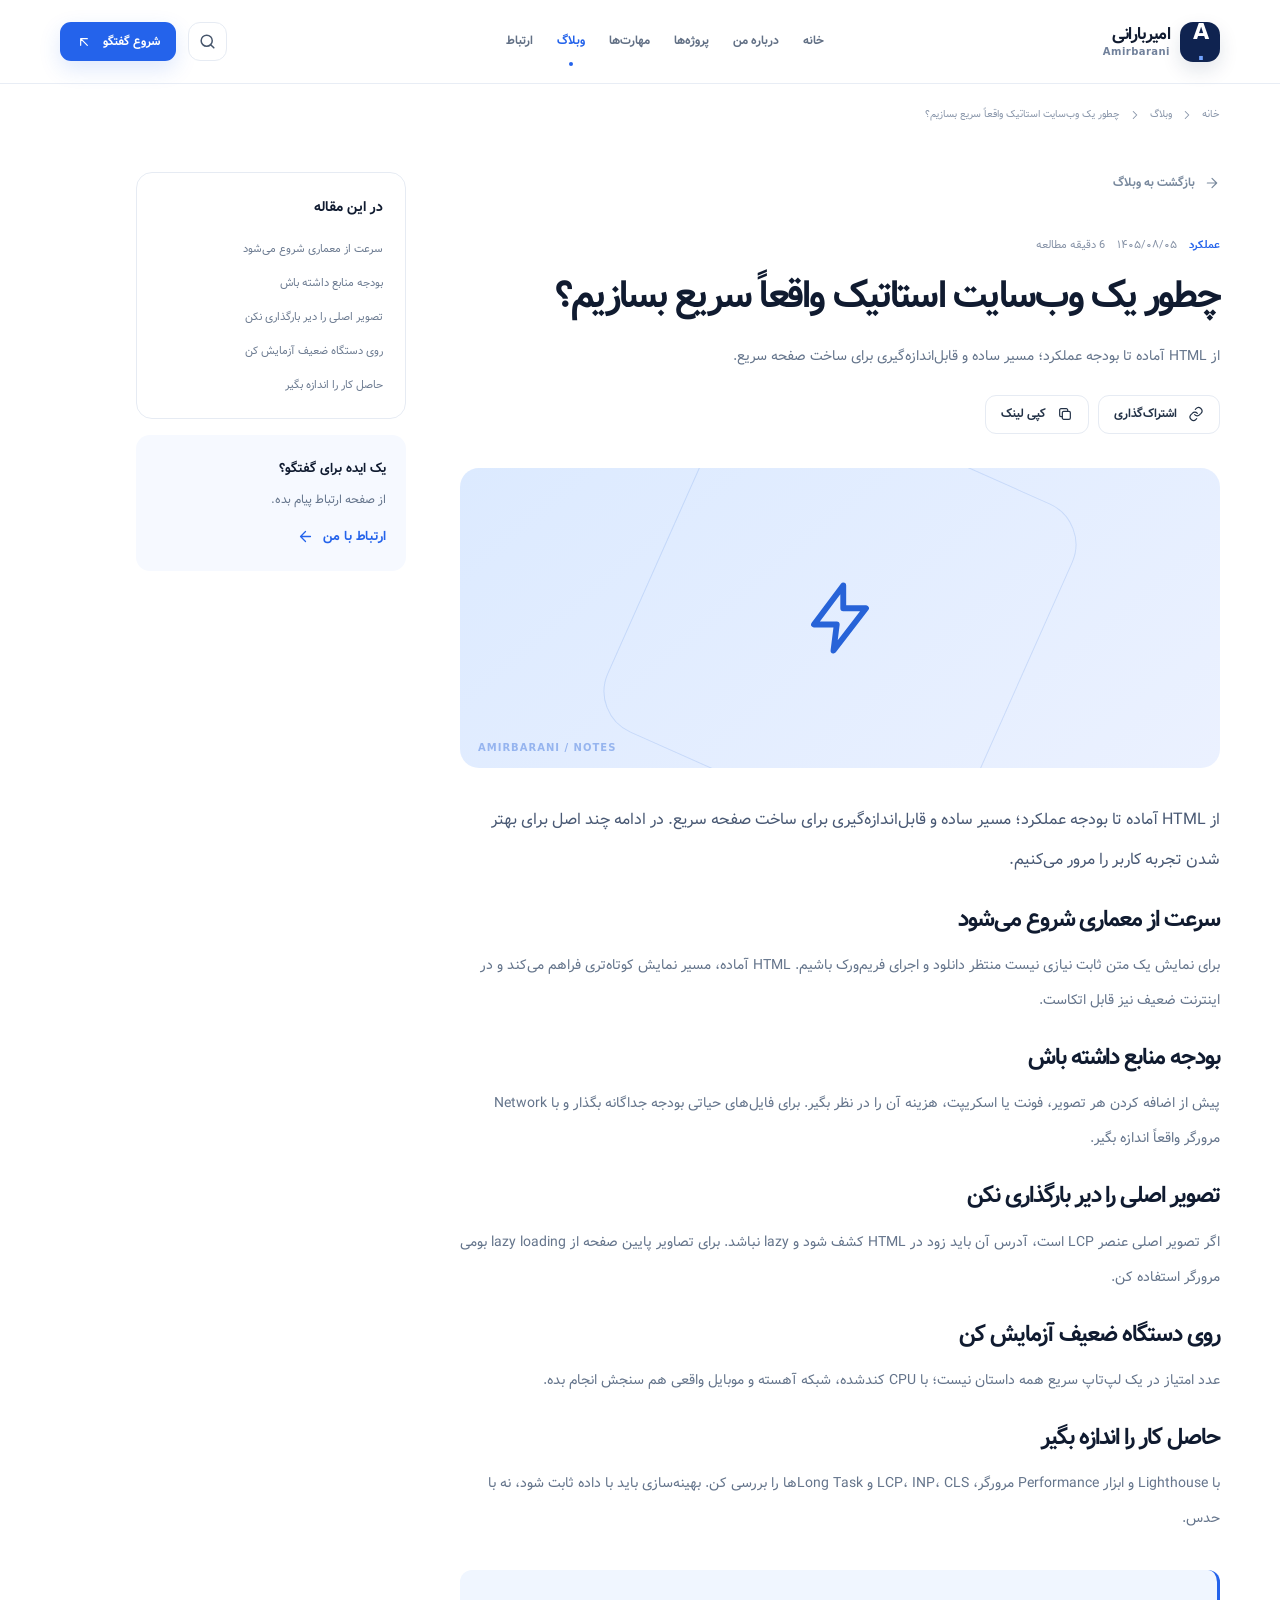
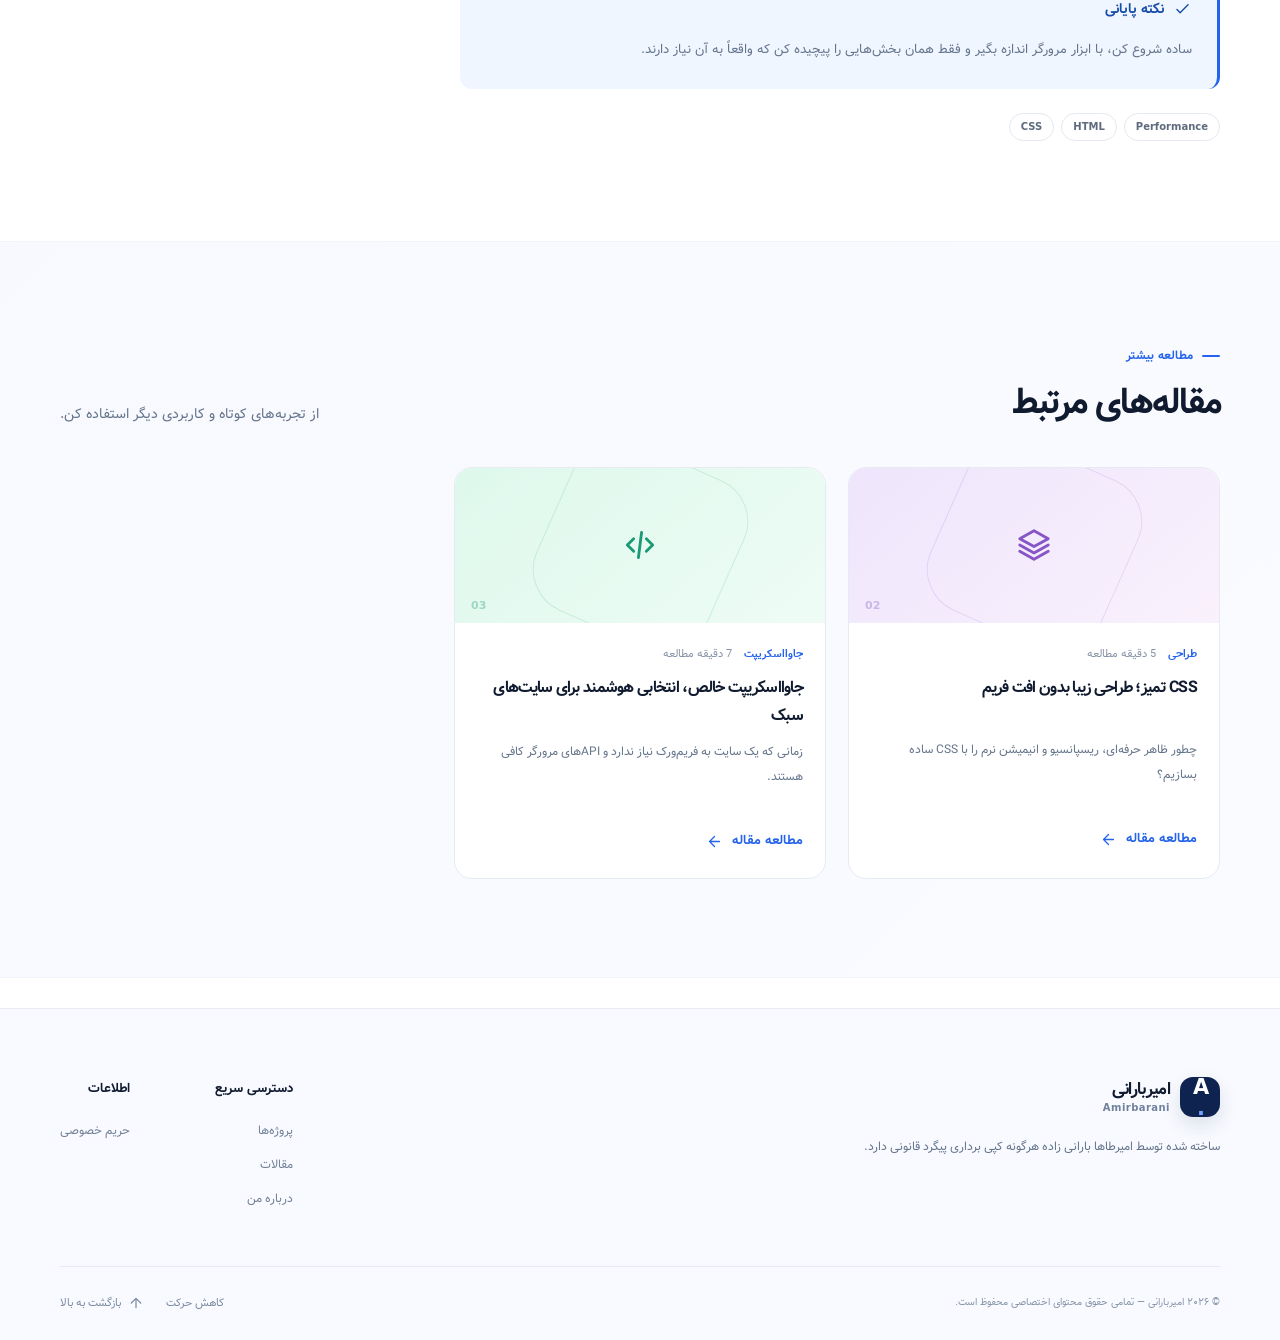
<file: blog/fast-static-sites/index.html>
<!DOCTYPE html>
<html dir="rtl" lang="fa"><head>
<meta charset="utf-8"/><meta content="width=device-width,initial-scale=1,viewport-fit=cover" name="viewport"/><meta content="light" name="color-scheme"/><meta content="#f8fafc" name="theme-color"/>
<title>چطور یک وب‌سایت استاتیک واقعاً سریع بسازیم؟ | امیربارانی</title><meta content="از HTML آماده تا بودجه عملکرد؛ مسیر ساده و قابل‌اندازه‌گیری برای ساخت صفحه سریع." name="description"/>
<link href="https://example.com/blog/fast-static-sites/" rel="canonical"/><meta content="https://example.com/blog/fast-static-sites/" property="og:url"/>
<meta content="index,follow,max-image-preview:large" name="robots"/><meta content="website" property="og:type"/><meta content="fa_IR" property="og:locale"/><meta content="Amirbarani | امیربارانی" property="og:site_name"/><meta content="چطور یک وب‌سایت استاتیک واقعاً سریع بسازیم؟" property="og:title"/><meta content="از HTML آماده تا بودجه عملکرد؛ مسیر ساده و قابل‌اندازه‌گیری برای ساخت صفحه سریع." property="og:description"/>
<meta content="https://example.com/assets/images/og-cover.png" property="og:image"/><meta content="summary_large_image" name="twitter:card"/><link href="../../favicon.svg" rel="icon" type="image/svg+xml"/><link href="../../manifest.webmanifest" rel="manifest"/>
<link href="../../assets/css/site.css" rel="stylesheet"/><script defer="" src="../../assets/js/site.js"></script></head><body><a class="skip-link" href="#main">پرش به محتوا</a><header class="site-header" id="site-header"><div class="container header-inner">
<a aria-label="Amirbarani | امیربارانی" class="brand" href="../../"><span class="brand-mark">A<span>.</span></span><span class="brand-stack"><span class="brand-name">امیربارانی</span><small class="brand-latin" dir="ltr" lang="en">Amirbarani</small></span></a>
<nav aria-label="ناوبری اصلی" class="desktop-nav"><a href="../../">خانه</a><a href="../../about/">درباره من</a><a href="../../projects/">پروژه‌ها</a><a href="../../skills/">مهارت‌ها</a><a aria-current="page" href="../../blog/">وبلاگ</a><a href="../../contact/">ارتباط</a></nav>
<div class="header-actions"><div class="header-search-wrap" id="header-search-wrap"><button aria-controls="header-search-inline" aria-expanded="false" aria-label="باز کردن جست‌وجو" class="icon-button search-toggle" data-open-search="" title="جست‌وجو (Ctrl+K)" type="button"><svg aria-hidden="true" class="icon" fill="none" height="19" stroke="currentColor" stroke-linecap="round" stroke-linejoin="round" stroke-width="1.9" viewbox="0 0 24 24" width="19"><circle cx="11" cy="11" r="7"></circle><path d="m20 20-4-4"></path></svg></button><div class="header-search-inline" id="header-search-inline"><label class="sr-only" for="global-search">جست‌وجو در سایت</label><input autocomplete="off" id="global-search" inputmode="search" maxlength="100" placeholder="جست‌وجوی مقاله و بخش‌ها…" tabindex="-1" type="text"/><button aria-label="بستن جست‌وجو" class="search-inline-close" data-close-search="" tabindex="-1" type="button"><svg aria-hidden="true" class="icon" fill="none" height="17" stroke="currentColor" stroke-linecap="round" stroke-linejoin="round" stroke-width="1.9" viewbox="0 0 24 24" width="17"><path d="M18 6 6 18M6 6l12 12"></path></svg></button></div><div aria-label="نتایج جست‌وجو" aria-live="polite" class="search-results-inline" id="search-results"></div></div><a class="btn btn-sm btn-primary header-contact" href="../../contact/">شروع گفتگو <svg aria-hidden="true" class="icon" fill="none" height="16" stroke="currentColor" stroke-linecap="round" stroke-linejoin="round" stroke-width="1.8" viewbox="0 0 24 24" width="16"><path d="M17 17 7 7M7 17V7h10"></path></svg></a><button aria-controls="mobile-navigation" aria-expanded="false" aria-label="باز کردن منو" class="icon-button menu-toggle" data-menu-toggle="" type="button"><svg aria-hidden="true" class="icon" fill="none" height="20" stroke="currentColor" stroke-linecap="round" stroke-linejoin="round" stroke-width="1.8" viewbox="0 0 24 24" width="20"><path d="M4 7h16M4 12h16M4 17h16"></path></svg></button></div></div>
<nav aria-label="ناوبری موبایل" class="mobile-nav" id="mobile-navigation" inert=""><a href="../../">خانه</a><a href="../../about/">درباره من</a><a href="../../projects/">پروژه‌ها</a><a href="../../skills/">مهارت‌ها</a><a aria-current="page" href="../../blog/">وبلاگ</a><a href="../../contact/">ارتباط</a></nav></header><nav aria-label="مسیر صفحه" class="breadcrumbs container"><a href="../../">خانه</a><svg aria-hidden="true" class="icon" fill="none" height="14" stroke="currentColor" stroke-linecap="round" stroke-linejoin="round" stroke-width="1.8" viewbox="0 0 24 24" width="14"><path d="m9 18 6-6-6-6"></path></svg><span>وبلاگ</span><svg aria-hidden="true" class="icon" fill="none" height="14" stroke="currentColor" stroke-linecap="round" stroke-linejoin="round" stroke-width="1.8" viewbox="0 0 24 24" width="14"><path d="m9 18 6-6-6-6"></path></svg><span>چطور یک وب‌سایت استاتیک واقعاً سریع بسازیم؟</span></nav><main class="" id="main"><div class="container article-shell"><article class="article-main"><header class="article-header"><a class="back-link" href="../../blog/"><svg aria-hidden="true" class="icon" fill="none" height="16" stroke="currentColor" stroke-linecap="round" stroke-linejoin="round" stroke-width="1.8" viewbox="0 0 24 24" width="16"><path d="m5 12 14 0m-7-7 7 7-7 7"></path></svg> بازگشت به وبلاگ</a><div class="post-meta"><span>عملکرد</span><span>۱۴۰۵/۰۸/۰۵</span><span>6 دقیقه مطالعه</span></div><h1>چطور یک وب‌سایت استاتیک واقعاً سریع بسازیم؟</h1><p>از HTML آماده تا بودجه عملکرد؛ مسیر ساده و قابل‌اندازه‌گیری برای ساخت صفحه سریع.</p><div class="article-actions"><button class="btn btn-secondary btn-sm" data-share="" type="button"><svg aria-hidden="true" class="icon" fill="none" height="16" stroke="currentColor" stroke-linecap="round" stroke-linejoin="round" stroke-width="1.8" viewbox="0 0 24 24" width="16"><path d="M10 13a5 5 0 0 0 7.5 0l2-2A5 5 0 0 0 12 4l-1 1M14 11a5 5 0 0 0-7.5 0l-2 2A5 5 0 0 0 12 20l1-1"></path></svg> اشتراک‌گذاری</button><button class="btn btn-secondary btn-sm" data-copy="url" type="button"><svg aria-hidden="true" class="icon" fill="none" height="16" stroke="currentColor" stroke-linecap="round" stroke-linejoin="round" stroke-width="1.8" viewbox="0 0 24 24" width="16"><rect height="12" rx="2" width="12" x="8" y="8"></rect><path d="M16 8V6a2 2 0 0 0-2-2H6a2 2 0 0 0-2 2v8a2 2 0 0 0 2 2h2"></path></svg> کپی لینک</button></div></header><div class="article-banner blog-graphic-0"><svg aria-hidden="true" class="icon" fill="none" height="78" stroke="currentColor" stroke-linecap="round" stroke-linejoin="round" stroke-width="1.8" viewbox="0 0 24 24" width="78"><path d="m13 2-9 12h7l-1 8 10-13h-7z"></path></svg><span>AMIRBARANI / NOTES</span></div><div class="article-content"><p class="article-lead">از HTML آماده تا بودجه عملکرد؛ مسیر ساده و قابل‌اندازه‌گیری برای ساخت صفحه سریع. در ادامه چند اصل برای بهتر شدن تجربه کاربر را مرور می‌کنیم.</p><section class="article-section" id="faststaticsites-0"><h2>سرعت از معماری شروع می‌شود</h2><p>برای نمایش یک متن ثابت نیازی نیست منتظر دانلود و اجرای فریم‌ورک باشیم. HTML آماده، مسیر نمایش کوتاه‌تری فراهم می‌کند و در اینترنت ضعیف نیز قابل اتکاست.</p></section><section class="article-section" id="faststaticsites-1"><h2>بودجه منابع داشته باش</h2><p>پیش از اضافه کردن هر تصویر، فونت یا اسکریپت، هزینه آن را در نظر بگیر. برای فایل‌های حیاتی بودجه جداگانه بگذار و با Network مرورگر واقعاً اندازه بگیر.</p></section><section class="article-section" id="faststaticsites-2"><h2>تصویر اصلی را دیر بارگذاری نکن</h2><p>اگر تصویر اصلی عنصر LCP است، آدرس آن باید زود در HTML کشف شود و lazy نباشد. برای تصاویر پایین صفحه از lazy loading بومی مرورگر استفاده کن.</p></section><section class="article-section" id="faststaticsites-3"><h2>روی دستگاه ضعیف آزمایش کن</h2><p>عدد امتیاز در یک لپ‌تاپ سریع همه داستان نیست؛ با CPU کندشده، شبکه آهسته و موبایل واقعی هم سنجش انجام بده.</p></section><section class="article-section" id="faststaticsites-4"><h2>حاصل کار را اندازه بگیر</h2><p>با Lighthouse و ابزار Performance مرورگر، LCP، INP، CLS و Long Taskها را بررسی کن. بهینه‌سازی باید با داده ثابت شود، نه با حدس.</p></section><div class="article-summary"><strong><svg aria-hidden="true" class="icon" fill="none" height="19" stroke="currentColor" stroke-linecap="round" stroke-linejoin="round" stroke-width="1.8" viewbox="0 0 24 24" width="19"><path d="m5 12 4 4L19 6"></path></svg> نکته پایانی</strong><p>ساده شروع کن، با ابزار مرورگر اندازه بگیر و فقط همان بخش‌هایی را پیچیده کن که واقعاً به آن نیاز دارند.</p></div><div class="article-tags"><span>Performance</span><span>HTML</span><span>CSS</span></div></div></article><aside class="article-aside"><div class="toc"><strong>در این مقاله</strong><a href="#faststaticsites-0">سرعت از معماری شروع می‌شود</a><a href="#faststaticsites-1">بودجه منابع داشته باش</a><a href="#faststaticsites-2">تصویر اصلی را دیر بارگذاری نکن</a><a href="#faststaticsites-3">روی دستگاه ضعیف آزمایش کن</a><a href="#faststaticsites-4">حاصل کار را اندازه بگیر</a></div><div class="aside-prompt"><strong>یک ایده برای گفتگو؟</strong><p>از صفحه ارتباط پیام بده.</p><a class="text-link" href="../../contact/">ارتباط با من <svg aria-hidden="true" class="icon" fill="none" height="17" stroke="currentColor" stroke-linecap="round" stroke-linejoin="round" stroke-width="1.8" viewbox="0 0 24 24" width="17"><path d="M19 12H5m7-7-7 7 7 7"></path></svg></a></div></aside></div><section class="section section-tint"><div class="container"><div class="section-heading"><div><span class="eyebrow">مطالعه بیشتر</span><h2>مقاله‌های مرتبط</h2></div><p>از تجربه‌های کوتاه و کاربردی دیگر استفاده کن.</p></div><div class="blog-grid"><article class="blog-card" data-category="طراحی" data-post="" data-search="css تمیز؛ طراحی زیبا بدون افت فریم چطور ظاهر حرفه‌ای، ریسپانسیو و انیمیشن نرم را با css ساده بسازیم؟ css ui/ux"><div aria-hidden="true" class="blog-graphic blog-graphic-1"><svg aria-hidden="true" class="icon" fill="none" height="38" stroke="currentColor" stroke-linecap="round" stroke-linejoin="round" stroke-width="1.8" viewbox="0 0 24 24" width="38"><path d="m12 3 9 5-9 5-9-5 9-5Zm-9 9 9 5 9-5M3 16l9 5 9-5"></path></svg><span>02</span></div><div class="blog-info"><div class="post-meta"><span>طراحی</span><span>5 دقیقه مطالعه</span></div><h3><a href="../../blog/clean-css/">CSS تمیز؛ طراحی زیبا بدون افت فریم</a></h3><p>چطور ظاهر حرفه‌ای، ریسپانسیو و انیمیشن نرم را با CSS ساده بسازیم؟</p><a class="text-link" href="../../blog/clean-css/">مطالعه مقاله <svg aria-hidden="true" class="icon" fill="none" height="17" stroke="currentColor" stroke-linecap="round" stroke-linejoin="round" stroke-width="1.8" viewbox="0 0 24 24" width="17"><path d="M19 12H5m7-7-7 7 7 7"></path></svg></a></div></article><article class="blog-card" data-category="جاوااسکریپت" data-post="" data-search="جاوااسکریپت خالص، انتخابی هوشمند برای سایت‌های سبک زمانی که یک سایت به فریم‌ورک نیاز ندارد و apiهای مرورگر کافی هستند. javascript web apis"><div aria-hidden="true" class="blog-graphic blog-graphic-2"><svg aria-hidden="true" class="icon" fill="none" height="38" stroke="currentColor" stroke-linecap="round" stroke-linejoin="round" stroke-width="1.8" viewbox="0 0 24 24" width="38"><path d="m8 8-4 4 4 4m8-8 4 4-4 4m-3-12-2 16"></path></svg><span>03</span></div><div class="blog-info"><div class="post-meta"><span>جاوااسکریپت</span><span>7 دقیقه مطالعه</span></div><h3><a href="../../blog/javascript-without-framework/">جاوااسکریپت خالص، انتخابی هوشمند برای سایت‌های سبک</a></h3><p>زمانی که یک سایت به فریم‌ورک نیاز ندارد و APIهای مرورگر کافی هستند.</p><a class="text-link" href="../../blog/javascript-without-framework/">مطالعه مقاله <svg aria-hidden="true" class="icon" fill="none" height="17" stroke="currentColor" stroke-linecap="round" stroke-linejoin="round" stroke-width="1.8" viewbox="0 0 24 24" width="17"><path d="M19 12H5m7-7-7 7 7 7"></path></svg></a></div></article></div></div></section></main><footer class="site-footer"><div class="container"><div class="footer-upper"><div class="footer-about"><a aria-label="Amirbarani | امیربارانی" class="brand brand-footer" href="../../"><span class="brand-mark">A<span>.</span></span><span class="brand-stack"><span class="brand-name">امیربارانی</span><small class="brand-latin" dir="ltr" lang="en">Amirbarani</small></span></a><p>ساخته شده توسط امیرطاها بارانی زاده هرگونه کپی برداری پیگرد قانونی دارد.</p></div><div class="footer-links"><div><strong>دسترسی سریع</strong><a href="../../projects/">پروژه‌ها</a><a href="../../blog/">مقالات</a><a href="../../about/">درباره من</a></div><div><strong>اطلاعات</strong><a href="../../privacy/">حریم خصوصی</a></div></div></div><div class="footer-bottom"><span>© ۲۰۲۶ امیربارانی — تمامی حقوق محتوای اختصاصی محفوظ است.</span><div class="footer-bottom-actions"><button aria-pressed="false" class="text-action" data-motion-toggle="" type="button"><svg aria-hidden="true" class="icon" fill="none" height="16" stroke="currentColor" stroke-linecap="round" stroke-linejoin="round" stroke-width="1.8" viewbox="0 0 24 24" width="16"><circle cx="12" cy="12" r="9"></circle><path d="M12 3a9 9 0 0 1 0 18z"></path></svg> کاهش حرکت</button><button class="text-action" data-back-top="" type="button"><svg aria-hidden="true" class="icon" fill="none" height="16" stroke="currentColor" stroke-linecap="round" stroke-linejoin="round" stroke-width="1.8" viewbox="0 0 24 24" width="16"><path d="M12 19V5m-7 7 7-7 7 7"></path></svg> بازگشت به بالا</button></div></div></div></footer>
<div aria-atomic="true" aria-live="polite" class="toast" id="toast" role="status"></div>
</body></html>
</file>
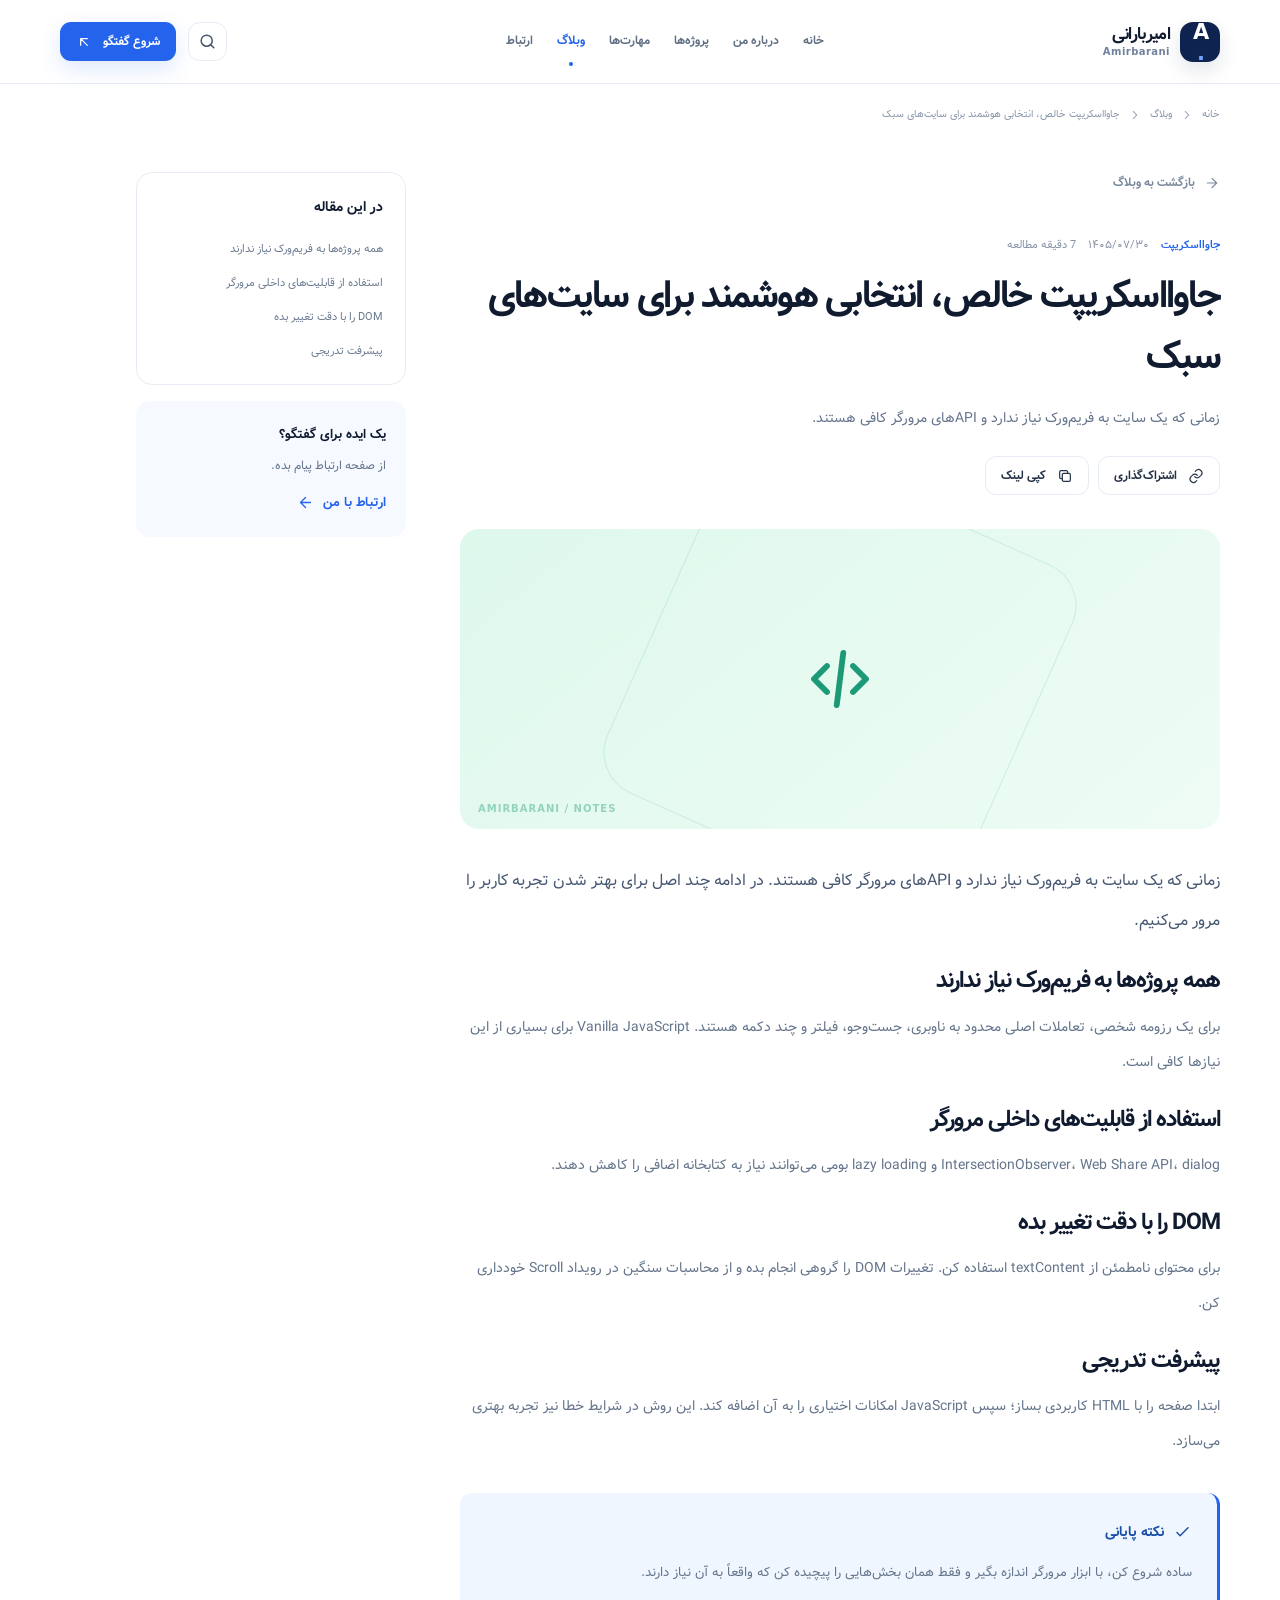
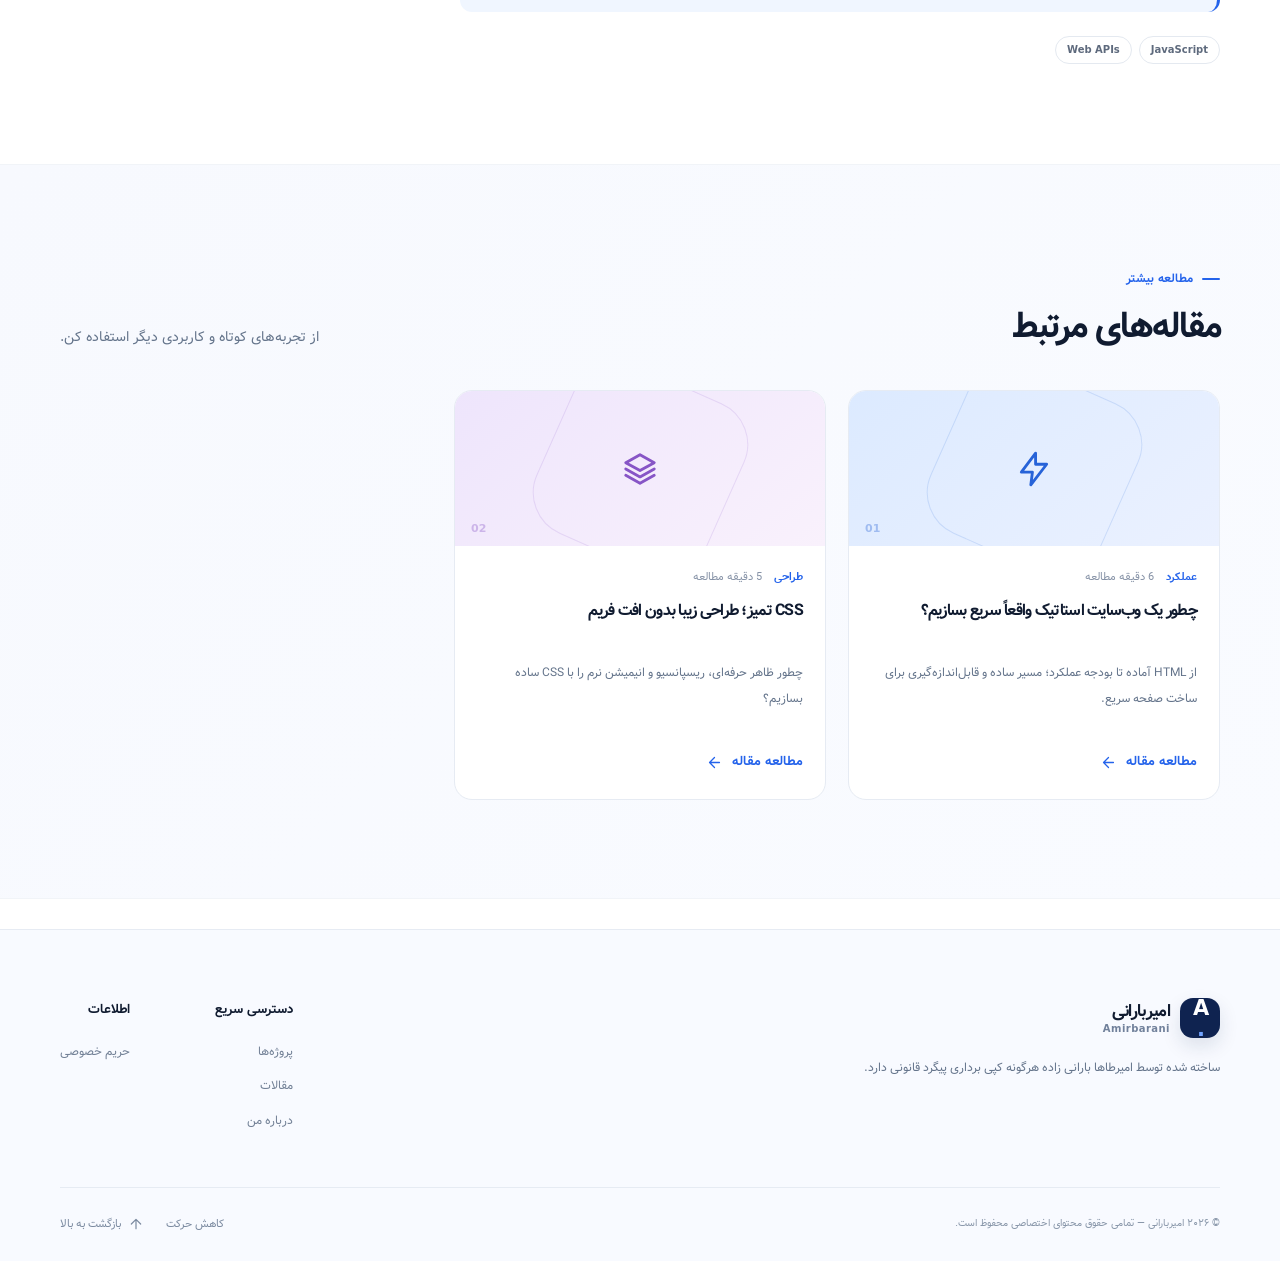
<file: blog/javascript-without-framework/index.html>
<!DOCTYPE html>
<html dir="rtl" lang="fa"><head>
<meta charset="utf-8"/><meta content="width=device-width,initial-scale=1,viewport-fit=cover" name="viewport"/><meta content="light" name="color-scheme"/><meta content="#f8fafc" name="theme-color"/>
<title>جاوااسکریپت خالص، انتخابی هوشمند برای سایت‌های سبک | امیربارانی</title><meta content="زمانی که یک سایت به فریم‌ورک نیاز ندارد و APIهای مرورگر کافی هستند." name="description"/>
<link href="https://example.com/blog/javascript-without-framework/" rel="canonical"/><meta content="https://example.com/blog/javascript-without-framework/" property="og:url"/>
<meta content="index,follow,max-image-preview:large" name="robots"/><meta content="website" property="og:type"/><meta content="fa_IR" property="og:locale"/><meta content="Amirbarani | امیربارانی" property="og:site_name"/><meta content="جاوااسکریپت خالص، انتخابی هوشمند برای سایت‌های سبک" property="og:title"/><meta content="زمانی که یک سایت به فریم‌ورک نیاز ندارد و APIهای مرورگر کافی هستند." property="og:description"/>
<meta content="https://example.com/assets/images/og-cover.png" property="og:image"/><meta content="summary_large_image" name="twitter:card"/><link href="../../favicon.svg" rel="icon" type="image/svg+xml"/><link href="../../manifest.webmanifest" rel="manifest"/>
<link href="../../assets/css/site.css" rel="stylesheet"/><script defer="" src="../../assets/js/site.js"></script></head><body><a class="skip-link" href="#main">پرش به محتوا</a><header class="site-header" id="site-header"><div class="container header-inner">
<a aria-label="Amirbarani | امیربارانی" class="brand" href="../../"><span class="brand-mark">A<span>.</span></span><span class="brand-stack"><span class="brand-name">امیربارانی</span><small class="brand-latin" dir="ltr" lang="en">Amirbarani</small></span></a>
<nav aria-label="ناوبری اصلی" class="desktop-nav"><a href="../../">خانه</a><a href="../../about/">درباره من</a><a href="../../projects/">پروژه‌ها</a><a href="../../skills/">مهارت‌ها</a><a aria-current="page" href="../../blog/">وبلاگ</a><a href="../../contact/">ارتباط</a></nav>
<div class="header-actions"><div class="header-search-wrap" id="header-search-wrap"><button aria-controls="header-search-inline" aria-expanded="false" aria-label="باز کردن جست‌وجو" class="icon-button search-toggle" data-open-search="" title="جست‌وجو (Ctrl+K)" type="button"><svg aria-hidden="true" class="icon" fill="none" height="19" stroke="currentColor" stroke-linecap="round" stroke-linejoin="round" stroke-width="1.9" viewbox="0 0 24 24" width="19"><circle cx="11" cy="11" r="7"></circle><path d="m20 20-4-4"></path></svg></button><div class="header-search-inline" id="header-search-inline"><label class="sr-only" for="global-search">جست‌وجو در سایت</label><input autocomplete="off" id="global-search" inputmode="search" maxlength="100" placeholder="جست‌وجوی مقاله و بخش‌ها…" tabindex="-1" type="text"/><button aria-label="بستن جست‌وجو" class="search-inline-close" data-close-search="" tabindex="-1" type="button"><svg aria-hidden="true" class="icon" fill="none" height="17" stroke="currentColor" stroke-linecap="round" stroke-linejoin="round" stroke-width="1.9" viewbox="0 0 24 24" width="17"><path d="M18 6 6 18M6 6l12 12"></path></svg></button></div><div aria-label="نتایج جست‌وجو" aria-live="polite" class="search-results-inline" id="search-results"></div></div><a class="btn btn-sm btn-primary header-contact" href="../../contact/">شروع گفتگو <svg aria-hidden="true" class="icon" fill="none" height="16" stroke="currentColor" stroke-linecap="round" stroke-linejoin="round" stroke-width="1.8" viewbox="0 0 24 24" width="16"><path d="M17 17 7 7M7 17V7h10"></path></svg></a><button aria-controls="mobile-navigation" aria-expanded="false" aria-label="باز کردن منو" class="icon-button menu-toggle" data-menu-toggle="" type="button"><svg aria-hidden="true" class="icon" fill="none" height="20" stroke="currentColor" stroke-linecap="round" stroke-linejoin="round" stroke-width="1.8" viewbox="0 0 24 24" width="20"><path d="M4 7h16M4 12h16M4 17h16"></path></svg></button></div></div>
<nav aria-label="ناوبری موبایل" class="mobile-nav" id="mobile-navigation" inert=""><a href="../../">خانه</a><a href="../../about/">درباره من</a><a href="../../projects/">پروژه‌ها</a><a href="../../skills/">مهارت‌ها</a><a aria-current="page" href="../../blog/">وبلاگ</a><a href="../../contact/">ارتباط</a></nav></header><nav aria-label="مسیر صفحه" class="breadcrumbs container"><a href="../../">خانه</a><svg aria-hidden="true" class="icon" fill="none" height="14" stroke="currentColor" stroke-linecap="round" stroke-linejoin="round" stroke-width="1.8" viewbox="0 0 24 24" width="14"><path d="m9 18 6-6-6-6"></path></svg><span>وبلاگ</span><svg aria-hidden="true" class="icon" fill="none" height="14" stroke="currentColor" stroke-linecap="round" stroke-linejoin="round" stroke-width="1.8" viewbox="0 0 24 24" width="14"><path d="m9 18 6-6-6-6"></path></svg><span>جاوااسکریپت خالص، انتخابی هوشمند برای سایت‌های سبک</span></nav><main class="" id="main"><div class="container article-shell"><article class="article-main"><header class="article-header"><a class="back-link" href="../../blog/"><svg aria-hidden="true" class="icon" fill="none" height="16" stroke="currentColor" stroke-linecap="round" stroke-linejoin="round" stroke-width="1.8" viewbox="0 0 24 24" width="16"><path d="m5 12 14 0m-7-7 7 7-7 7"></path></svg> بازگشت به وبلاگ</a><div class="post-meta"><span>جاوااسکریپت</span><span>۱۴۰۵/۰۷/۳۰</span><span>7 دقیقه مطالعه</span></div><h1>جاوااسکریپت خالص، انتخابی هوشمند برای سایت‌های سبک</h1><p>زمانی که یک سایت به فریم‌ورک نیاز ندارد و APIهای مرورگر کافی هستند.</p><div class="article-actions"><button class="btn btn-secondary btn-sm" data-share="" type="button"><svg aria-hidden="true" class="icon" fill="none" height="16" stroke="currentColor" stroke-linecap="round" stroke-linejoin="round" stroke-width="1.8" viewbox="0 0 24 24" width="16"><path d="M10 13a5 5 0 0 0 7.5 0l2-2A5 5 0 0 0 12 4l-1 1M14 11a5 5 0 0 0-7.5 0l-2 2A5 5 0 0 0 12 20l1-1"></path></svg> اشتراک‌گذاری</button><button class="btn btn-secondary btn-sm" data-copy="url" type="button"><svg aria-hidden="true" class="icon" fill="none" height="16" stroke="currentColor" stroke-linecap="round" stroke-linejoin="round" stroke-width="1.8" viewbox="0 0 24 24" width="16"><rect height="12" rx="2" width="12" x="8" y="8"></rect><path d="M16 8V6a2 2 0 0 0-2-2H6a2 2 0 0 0-2 2v8a2 2 0 0 0 2 2h2"></path></svg> کپی لینک</button></div></header><div class="article-banner blog-graphic-2"><svg aria-hidden="true" class="icon" fill="none" height="78" stroke="currentColor" stroke-linecap="round" stroke-linejoin="round" stroke-width="1.8" viewbox="0 0 24 24" width="78"><path d="m8 8-4 4 4 4m8-8 4 4-4 4m-3-12-2 16"></path></svg><span>AMIRBARANI / NOTES</span></div><div class="article-content"><p class="article-lead">زمانی که یک سایت به فریم‌ورک نیاز ندارد و APIهای مرورگر کافی هستند. در ادامه چند اصل برای بهتر شدن تجربه کاربر را مرور می‌کنیم.</p><section class="article-section" id="javascriptwithoutframework-0"><h2>همه پروژه‌ها به فریم‌ورک نیاز ندارند</h2><p>برای یک رزومه شخصی، تعاملات اصلی محدود به ناوبری، جست‌وجو، فیلتر و چند دکمه هستند. Vanilla JavaScript برای بسیاری از این نیازها کافی است.</p></section><section class="article-section" id="javascriptwithoutframework-1"><h2>استفاده از قابلیت‌های داخلی مرورگر</h2><p>IntersectionObserver، Web Share API، dialog و lazy loading بومی می‌توانند نیاز به کتابخانه اضافی را کاهش دهند.</p></section><section class="article-section" id="javascriptwithoutframework-2"><h2>DOM را با دقت تغییر بده</h2><p>برای محتوای نامطمئن از textContent استفاده کن. تغییرات DOM را گروهی انجام بده و از محاسبات سنگین در رویداد Scroll خودداری کن.</p></section><section class="article-section" id="javascriptwithoutframework-3"><h2>پیشرفت تدریجی</h2><p>ابتدا صفحه را با HTML کاربردی بساز؛ سپس JavaScript امکانات اختیاری را به آن اضافه کند. این روش در شرایط خطا نیز تجربه بهتری می‌سازد.</p></section><div class="article-summary"><strong><svg aria-hidden="true" class="icon" fill="none" height="19" stroke="currentColor" stroke-linecap="round" stroke-linejoin="round" stroke-width="1.8" viewbox="0 0 24 24" width="19"><path d="m5 12 4 4L19 6"></path></svg> نکته پایانی</strong><p>ساده شروع کن، با ابزار مرورگر اندازه بگیر و فقط همان بخش‌هایی را پیچیده کن که واقعاً به آن نیاز دارند.</p></div><div class="article-tags"><span>JavaScript</span><span>Web APIs</span></div></div></article><aside class="article-aside"><div class="toc"><strong>در این مقاله</strong><a href="#javascriptwithoutframework-0">همه پروژه‌ها به فریم‌ورک نیاز ندارند</a><a href="#javascriptwithoutframework-1">استفاده از قابلیت‌های داخلی مرورگر</a><a href="#javascriptwithoutframework-2">DOM را با دقت تغییر بده</a><a href="#javascriptwithoutframework-3">پیشرفت تدریجی</a></div><div class="aside-prompt"><strong>یک ایده برای گفتگو؟</strong><p>از صفحه ارتباط پیام بده.</p><a class="text-link" href="../../contact/">ارتباط با من <svg aria-hidden="true" class="icon" fill="none" height="17" stroke="currentColor" stroke-linecap="round" stroke-linejoin="round" stroke-width="1.8" viewbox="0 0 24 24" width="17"><path d="M19 12H5m7-7-7 7 7 7"></path></svg></a></div></aside></div><section class="section section-tint"><div class="container"><div class="section-heading"><div><span class="eyebrow">مطالعه بیشتر</span><h2>مقاله‌های مرتبط</h2></div><p>از تجربه‌های کوتاه و کاربردی دیگر استفاده کن.</p></div><div class="blog-grid"><article class="blog-card" data-category="عملکرد" data-post="" data-search="چطور یک وب‌سایت استاتیک واقعاً سریع بسازیم؟ از html آماده تا بودجه عملکرد؛ مسیر ساده و قابل‌اندازه‌گیری برای ساخت صفحه سریع. performance html css"><div aria-hidden="true" class="blog-graphic blog-graphic-0"><svg aria-hidden="true" class="icon" fill="none" height="38" stroke="currentColor" stroke-linecap="round" stroke-linejoin="round" stroke-width="1.8" viewbox="0 0 24 24" width="38"><path d="m13 2-9 12h7l-1 8 10-13h-7z"></path></svg><span>01</span></div><div class="blog-info"><div class="post-meta"><span>عملکرد</span><span>6 دقیقه مطالعه</span></div><h3><a href="../../blog/fast-static-sites/">چطور یک وب‌سایت استاتیک واقعاً سریع بسازیم؟</a></h3><p>از HTML آماده تا بودجه عملکرد؛ مسیر ساده و قابل‌اندازه‌گیری برای ساخت صفحه سریع.</p><a class="text-link" href="../../blog/fast-static-sites/">مطالعه مقاله <svg aria-hidden="true" class="icon" fill="none" height="17" stroke="currentColor" stroke-linecap="round" stroke-linejoin="round" stroke-width="1.8" viewbox="0 0 24 24" width="17"><path d="M19 12H5m7-7-7 7 7 7"></path></svg></a></div></article><article class="blog-card" data-category="طراحی" data-post="" data-search="css تمیز؛ طراحی زیبا بدون افت فریم چطور ظاهر حرفه‌ای، ریسپانسیو و انیمیشن نرم را با css ساده بسازیم؟ css ui/ux"><div aria-hidden="true" class="blog-graphic blog-graphic-1"><svg aria-hidden="true" class="icon" fill="none" height="38" stroke="currentColor" stroke-linecap="round" stroke-linejoin="round" stroke-width="1.8" viewbox="0 0 24 24" width="38"><path d="m12 3 9 5-9 5-9-5 9-5Zm-9 9 9 5 9-5M3 16l9 5 9-5"></path></svg><span>02</span></div><div class="blog-info"><div class="post-meta"><span>طراحی</span><span>5 دقیقه مطالعه</span></div><h3><a href="../../blog/clean-css/">CSS تمیز؛ طراحی زیبا بدون افت فریم</a></h3><p>چطور ظاهر حرفه‌ای، ریسپانسیو و انیمیشن نرم را با CSS ساده بسازیم؟</p><a class="text-link" href="../../blog/clean-css/">مطالعه مقاله <svg aria-hidden="true" class="icon" fill="none" height="17" stroke="currentColor" stroke-linecap="round" stroke-linejoin="round" stroke-width="1.8" viewbox="0 0 24 24" width="17"><path d="M19 12H5m7-7-7 7 7 7"></path></svg></a></div></article></div></div></section></main><footer class="site-footer"><div class="container"><div class="footer-upper"><div class="footer-about"><a aria-label="Amirbarani | امیربارانی" class="brand brand-footer" href="../../"><span class="brand-mark">A<span>.</span></span><span class="brand-stack"><span class="brand-name">امیربارانی</span><small class="brand-latin" dir="ltr" lang="en">Amirbarani</small></span></a><p>ساخته شده توسط امیرطاها بارانی زاده هرگونه کپی برداری پیگرد قانونی دارد.</p></div><div class="footer-links"><div><strong>دسترسی سریع</strong><a href="../../projects/">پروژه‌ها</a><a href="../../blog/">مقالات</a><a href="../../about/">درباره من</a></div><div><strong>اطلاعات</strong><a href="../../privacy/">حریم خصوصی</a></div></div></div><div class="footer-bottom"><span>© ۲۰۲۶ امیربارانی — تمامی حقوق محتوای اختصاصی محفوظ است.</span><div class="footer-bottom-actions"><button aria-pressed="false" class="text-action" data-motion-toggle="" type="button"><svg aria-hidden="true" class="icon" fill="none" height="16" stroke="currentColor" stroke-linecap="round" stroke-linejoin="round" stroke-width="1.8" viewbox="0 0 24 24" width="16"><circle cx="12" cy="12" r="9"></circle><path d="M12 3a9 9 0 0 1 0 18z"></path></svg> کاهش حرکت</button><button class="text-action" data-back-top="" type="button"><svg aria-hidden="true" class="icon" fill="none" height="16" stroke="currentColor" stroke-linecap="round" stroke-linejoin="round" stroke-width="1.8" viewbox="0 0 24 24" width="16"><path d="M12 19V5m-7 7 7-7 7 7"></path></svg> بازگشت به بالا</button></div></div></div></footer>
<div aria-atomic="true" aria-live="polite" class="toast" id="toast" role="status"></div>
</body></html>
</file>
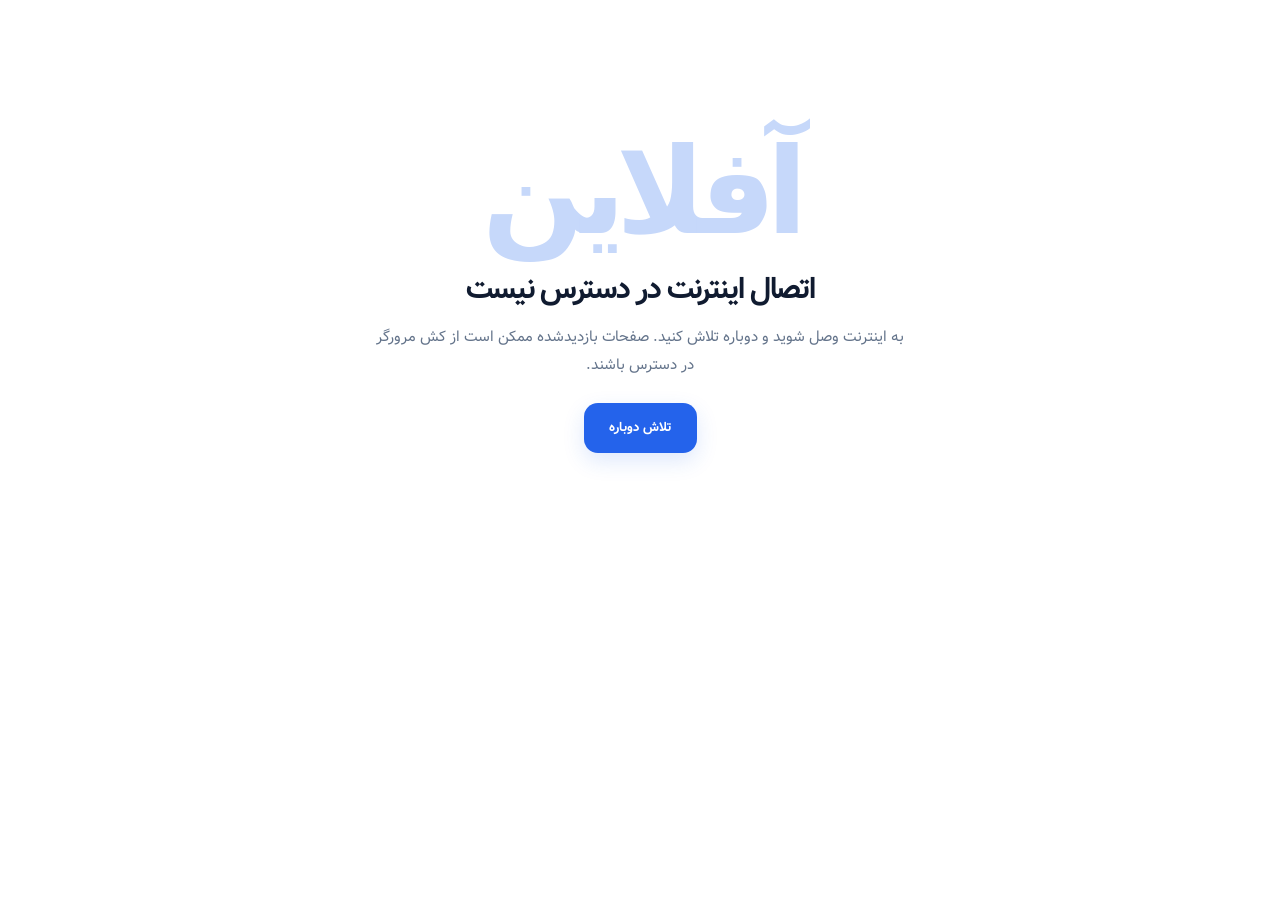
<file: offline.html>
<!DOCTYPE html>

<html dir="rtl" lang="fa"><head>
<meta charset="utf-8"/><meta content="width=device-width,initial-scale=1,viewport-fit=cover" name="viewport"/><meta content="light" name="color-scheme"/><meta content="#f8fafc" name="theme-color"/>
<title>اتصال اینترنت برقرار نیست | امیربارانی</title><meta content="صفحه آفلاین" name="description"/>
<link href="https://example.com/offline" rel="canonical"/><meta content="https://example.com/offline" property="og:url"/>
<meta content="noindex,nofollow" name="robots"/><meta content="website" property="og:type"/><meta content="fa_IR" property="og:locale"/><meta content="Amirbarani | امیربارانی" property="og:site_name"/><meta content="اتصال اینترنت برقرار نیست" property="og:title"/><meta content="صفحه آفلاین" property="og:description"/>
<meta content="https://example.com/assets/images/og-cover.png" property="og:image"/><meta content="summary_large_image" name="twitter:card"/><link href="./favicon.svg" rel="icon" type="image/svg+xml"/><link href="./manifest.webmanifest" rel="manifest"/>
<link href="./assets/css/site.css" rel="stylesheet"/><script defer="" src="./assets/js/site.js"></script></head><body><main class="container error-page" id="main"><span class="error-code">آفلاین</span><h1>اتصال اینترنت در دسترس نیست</h1><p>به اینترنت وصل شوید و دوباره تلاش کنید. صفحات بازدیدشده ممکن است از کش مرورگر در دسترس باشند.</p><a class="btn btn-primary" href="./">تلاش دوباره</a></main></body></html>
</file>
<file: assets/css/site.css>
/* Vazir: put your real Vazir.woff, Vazir-Light.woff, Vazir-Bold.woff in assets/fonts. */
@font-face{font-family:"Vazir";src:url("../fonts/Vazir.woff") format("woff");font-weight:400;font-style:normal;font-display:swap}
@font-face{font-family:"Vazir";src:url("../fonts/Vazir-Light.woff") format("woff");font-weight:300;font-style:normal;font-display:swap}
@font-face{font-family:"Vazir";src:url("../fonts/Vazir-Bold.woff") format("woff");font-weight:700 900;font-style:normal;font-display:swap}
/* Working fallback for downloads of this archive before adding Vazir. */
@font-face{font-family:"Noto Fallback";src:url("../fonts/NotoSansArabic-Regular.woff2") format("woff2");font-weight:400;font-style:normal;font-display:swap}
:root{color-scheme:light;--bg:#fff;--surface:#f8fafc;--surface-blue:#f4f8ff;--ink:#101b30;--muted:#64748b;--muted2:#8693a8;--blue:#2463eb;--blue-dark:#1550d3;--border:#e6ebf3;--card-shadow:0 18px 48px rgba(21,39,79,.055);--radius:19px;--container:1160px;--font:'Vazir','Noto Fallback',Tahoma,Arial,sans-serif;scroll-padding-top:98px}
*,*::before,*::after{box-sizing:border-box}html{scroll-behavior:smooth}body{margin:0;min-width:320px;background:var(--bg);color:var(--ink);font-family:var(--font);font-size:15px;line-height:1.85;-webkit-font-smoothing:antialiased;text-rendering:optimizeLegibility}body.menu-open{overflow:hidden}img,svg{max-width:100%}img{display:block;height:auto}button,input,select,textarea{font:inherit}button{cursor:pointer}a{color:inherit;text-decoration:none}a,button{-webkit-tap-highlight-color:transparent}a:focus-visible,button:focus-visible,input:focus-visible,textarea:focus-visible,select:focus-visible,summary:focus-visible{outline:3px solid #7fb1ff;outline-offset:3px}input,select,textarea{min-width:0}p,h1,h2,h3,h4,figure{margin:0}h1,h2,h3{letter-spacing:-.045em;line-height:1.4;font-weight:800}p{color:var(--muted)}[hidden]{display:none!important}::selection{background:#cbdfff;color:#0b3276}.sr-only{position:absolute;width:1px;height:1px;padding:0;margin:-1px;overflow:hidden;clip:rect(0,0,0,0);white-space:nowrap;border:0}.container{width:min(var(--container),calc(100% - 64px));margin-inline:auto}.skip-link{position:fixed;inset:8px auto auto 8px;z-index:1000;transform:translateY(-160%);padding:12px 20px;background:var(--blue);color:#fff;border-radius:12px}.skip-link:focus{transform:translateY(0)}.muted{color:var(--muted)}.center{text-align:center}.center-copy{max-width:650px;margin:12px auto 0}.mt-sm{margin-top:18px}.mt-lg{margin-top:32px}.mb-lg{margin-bottom:30px}.icon{display:inline-block;vertical-align:middle;flex-shrink:0}.gradient-text{color:var(--blue);background:linear-gradient(115deg,#1558d9 12%,#4e91f5 72%,#7d79f4);background-clip:text;-webkit-background-clip:text;-webkit-text-fill-color:transparent}.eyebrow{display:inline-flex;align-items:center;gap:9px;color:var(--blue);font-size:12px;font-weight:800;letter-spacing:.02em}.eyebrow::before{content:"";display:inline-block;width:18px;height:2px;border-radius:3px;background:currentColor}.section{padding-block:98px}.section-tight{padding-block:24px 102px}.section-tint{background:linear-gradient(135deg,#f7f9fe 0%,#f9fbff 100%);border-top:1px solid #f1f4f8;border-bottom:1px solid #f1f4f8}.section-heading{display:flex;align-items:end;justify-content:space-between;gap:30px;margin-bottom:38px}.section-heading>div{max-width:710px}.section-heading h2{font-size:clamp(25px,3.2vw,36px);margin-top:11px}.section-heading>p{max-width:350px;font-size:14px;line-height:2.15}.mid-title{font-size:clamp(23px,3.2vw,34px)}.section-footer{display:flex;justify-content:center;margin-top:42px}.btn{display:inline-flex;align-items:center;justify-content:center;gap:11px;min-height:50px;padding:11px 24px;border:1px solid transparent;border-radius:14px;font-weight:750;font-size:13px;line-height:1.5;white-space:nowrap;transition:background-color .17s ease,border-color .17s ease,transform .17s ease,box-shadow .17s ease}.btn:hover{transform:translateY(-2px)}.btn:active{transform:translateY(0)}.btn-primary{background:var(--blue);color:white;box-shadow:0 8px 21px rgba(36,99,235,.15)}.btn-primary:hover{background:var(--blue-dark);box-shadow:0 11px 26px rgba(36,99,235,.2)}.btn-secondary{background:#fff;border-color:var(--border);color:#233247}.btn-secondary:hover{background:var(--surface-blue);border-color:#cbd8ed}.btn-sm{padding:8px 15px;min-height:39px;font-size:12px;border-radius:11px}.btn-white{background:#fff;color:#174dd0}.btn-block{width:100%}.text-link,.inline-action,.back-link{display:inline-flex;align-items:center;gap:9px;font-weight:750;color:var(--blue);font-size:13px}.text-link:hover,.inline-action:hover,.back-link:hover{text-decoration:underline;text-underline-offset:5px}
/* header */
.site-header{position:sticky;top:0;z-index:50;border-bottom:1px solid rgba(222,230,241,.7);background:rgba(255,255,255,.95);-webkit-backdrop-filter:none;backdrop-filter:none}.header-inner{height:83px;display:flex;align-items:center;justify-content:space-between;gap:25px}.brand{display:inline-flex;align-items:center;gap:10px;flex-shrink:0}.brand-mark{display:inline-grid;place-items:center;width:40px;height:40px;border-radius:13px;background:#0f2350;color:#fff;font-family:system-ui,sans-serif;font-weight:850;font-size:21px;line-height:1;direction:ltr;letter-spacing:-.1em;box-shadow:0 8px 19px rgba(17,38,80,.12)}.brand-mark span{color:#72a4ff}.brand-name{font-size:19px;font-weight:900;letter-spacing:-.04em}.brand-dot{color:var(--blue)}.desktop-nav{display:flex;align-items:center;gap:24px;margin-inline:auto}.desktop-nav a{font-size:12px;font-weight:700;color:#627085;position:relative;white-space:nowrap;transition:color .15s}.desktop-nav a:hover,.desktop-nav a[aria-current]{color:var(--blue)}.desktop-nav a[aria-current]::after{content:"";position:absolute;height:4px;width:4px;right:calc(50% - 2px);bottom:-13px;border-radius:50%;background:var(--blue)}.header-actions{display:flex;align-items:center;gap:12px}.icon-button{width:39px;height:39px;border:1px solid var(--border);border-radius:12px;background:#fff;color:#47566c;display:inline-grid;place-items:center;transition:background .15s,border-color .15s}.icon-button:hover{background:#f2f6fd;border-color:#bfd3f2}.menu-toggle,.mobile-nav{display:none}.mobile-nav{position:absolute;top:100%;inset-inline:0;background:#fff;border-bottom:1px solid var(--border);box-shadow:0 16px 25px rgba(18,34,70,.07);padding:12px 24px 24px;grid-template-columns:repeat(2,minmax(0,1fr));gap:8px}.mobile-nav a{padding:10px 12px;border-radius:10px;font-weight:700;color:#536277;font-size:13px}.mobile-nav a:hover,.mobile-nav a[aria-current]{background:#eff5ff;color:var(--blue)}
/* Hero */
.hero{display:grid;grid-template-columns:1.08fr .92fr;align-items:center;gap:28px;min-height:630px;padding-block:70px 62px}.hero-copy{position:relative;z-index:1}.status-chip{display:inline-flex;align-items:center;gap:9px;background:#f0fdf9;border:1px solid #cbf2e3;color:#08785a;border-radius:100px;padding:6px 15px;font-size:11px;font-weight:800}.live-dot{width:7px;height:7px;border-radius:50%;background:#10b981;box-shadow:0 0 0 4px rgba(16,185,129,.13)}.hero h1{font-size:clamp(33px,3.85vw,55px);line-height:1.52;letter-spacing:-.062em;margin-top:23px}.hero-line-sub{font-size:clamp(26px,3.15vw,43px);color:#202e44}.hero-line-sub em{font-style:normal;color:var(--blue)}.hero-description{max-width:550px;margin-top:21px;font-size:15px;line-height:2.25}.hero-actions{display:flex;gap:12px;flex-wrap:wrap;margin-top:29px}.hero-details{display:flex;align-items:center;gap:22px;flex-wrap:wrap;margin-top:43px}.hero-details span{display:inline-flex;align-items:center;gap:8px;color:#718096;font-size:11px;font-weight:700}.hero-details .icon{color:var(--blue)}.hero-art{min-width:0;display:grid;place-items:center}.art-frame{position:relative;isolation:isolate;width:min(100%,490px);min-height:480px;border-radius:49% 51% 43% 57% / 45% 43% 57% 55%;background:radial-gradient(circle at 24% 19%,#f2f7ff,#dce9ff 51%,#c2d6fc);border:1px solid #dce7fa;box-shadow:inset 0 25px 60px #fff8,0 35px 72px rgba(47,93,170,.10);overflow:visible}.art-frame>img{position:relative;z-index:1;width:100%;height:100%;min-height:480px;object-fit:cover;object-position:center bottom}.art-orbit{position:absolute;z-index:-1;inset:-14px;border:1.5px dashed rgba(77,123,211,.18);border-radius:inherit;transform:rotate(15deg)}.art-orbit-two{inset:32px;border-style:solid;transform:rotate(-17deg)}.art-top-label{position:absolute;z-index:2;top:46px;right:-18px;display:flex;align-items:center;gap:9px;padding:10px 15px;border:1px solid #e1e9f5;background:#fff;color:#2e4370;border-radius:12px;box-shadow:0 14px 35px #4563a222;font-family:system-ui,sans-serif;direction:ltr;font-size:12px;font-weight:750}.art-top-label .icon{color:#7a69ec}.art-floating-card{position:absolute;z-index:2;bottom:60px;left:-25px;display:flex;align-items:center;gap:12px;padding:13px 17px;border:1px solid #edf0f7;border-radius:15px;background:rgba(255,255,255,.96);box-shadow:0 17px 42px #344b7b22}.floating-icon{display:grid;place-items:center;width:42px;height:42px;background:#eef4ff;color:var(--blue);border-radius:12px}.art-floating-card strong{display:block;font-size:12px}.art-floating-card small{font:10px/1.6 system-ui,sans-serif;direction:ltr;display:block;color:#91a0b7}.proof-band{display:flex;gap:23px;align-items:center;justify-content:center;border-top:1px solid var(--border);border-bottom:1px solid var(--border);min-height:78px;flex-wrap:wrap}.proof-band span{font:750 11px/1.6 system-ui,sans-serif;letter-spacing:.12em;color:#8a9ab0;white-space:nowrap}.proof-band i{width:3px;height:3px;border-radius:50%;background:#becbde}
/* services */
.service-grid{display:grid;grid-template-columns:repeat(3,minmax(0,1fr));gap:20px}.service-card{padding:29px 29px 26px;border:1px solid var(--border);border-radius:var(--radius);background:white;box-shadow:var(--card-shadow);min-width:0;position:relative;transition:border-color .17s,transform .17s}.service-card:hover{border-color:#bfd6ff;transform:translateY(-3px)}.service-icon{display:grid;place-items:center;width:55px;height:55px;border-radius:16px;flex-shrink:0}.si-blue{background:#eaf2ff;color:#2563eb}.si-purple{background:#f2ebff;color:#8955db}.si-green{background:#e8fbf2;color:#11936c}.service-card .index-no{position:absolute;left:25px;top:32px;font:700 12px system-ui;color:#c3ccda}.service-card h3{font-size:19px;margin-top:26px}.service-card p{font-size:13px;line-height:2.1;margin:11px 0 22px;min-height:82px}.service-card .inline-action{margin-top:auto}
/* projects */
.project-grid{display:grid;grid-template-columns:repeat(2,minmax(0,1fr));gap:30px 24px}.project-card{min-width:0}.project-visual{position:relative;display:block;overflow:hidden;border:1px solid #e2e8f3;border-radius:18px;aspect-ratio:800/520}.project-visual img{width:100%;height:100%;object-fit:cover;transition:transform .3s ease}.project-visual:hover img{transform:scale(1.025)}.cover-blue{background:#e7f0ff}.cover-purple{background:#eae4fb}.cover-orange{background:#fff1e4}.cover-pink{background:#f7e6f1}.cover-green{background:#e7f7ee}.cover-cyan{background:#e0f5fa}.project-visual-arrow{position:absolute;left:17px;bottom:18px;background:#fff;color:#243b62;display:grid;place-items:center;width:42px;height:42px;border-radius:13px;box-shadow:0 6px 18px #092f6a18;transition:transform .15s}.project-visual:hover .project-visual-arrow{transform:translate(-2px,-2px)}.project-meta{display:flex;justify-content:space-between;align-items:center;gap:10px;margin-top:17px;color:var(--blue);font-size:11px;font-weight:700}.demo-label{font-size:10px;color:#768399;background:#f1f4f9;border-radius:100px;padding:5px 10px;white-space:nowrap}.project-card h3{font-size:21px;margin-top:8px}.project-card h3 a:hover{color:var(--blue)}.project-card p{font-size:13px;line-height:2;margin-top:7px;min-height:50px}.tag-list,.detail-tags,.article-tags{display:flex;flex-wrap:wrap;gap:7px;margin-top:15px}.tag-list span,.detail-tags span,.article-tags span{font:650 10px/1.6 system-ui,Tahoma,sans-serif;direction:ltr;background:#fff;color:#5e6a7d;border:1px solid #e4e9f0;padding:5px 11px;border-radius:100px}.section-tint .tag-list span{background:#fff}.skill-strip{display:grid;grid-template-columns:repeat(6,minmax(0,1fr));gap:13px}.skill-pill{display:grid;justify-items:center;gap:13px;padding:23px 12px 20px;border:1px solid var(--border);border-radius:18px;background:#fff}.skill-pill strong{font:700 11px/1.4 system-ui,sans-serif;direction:ltr}.skill-logo,.tech-visual{display:grid;place-items:center;position:relative;width:46px;height:46px}.skill-logo img,.tech-visual img{position:absolute;inset:0;margin:auto;object-fit:contain}.skill-logo-letter{position:absolute;z-index:0;color:var(--pill-color);font:bold 15px system-ui,sans-serif}.skill-logo img[hidden],.tech-visual img[hidden]{display:none}
/* blog */
.blog-grid{display:grid;grid-template-columns:repeat(3,minmax(0,1fr));gap:22px}.blog-card{overflow:hidden;border:1px solid var(--border);border-radius:18px;background:#fff;min-width:0;transition:box-shadow .17s,transform .17s}.blog-card:hover{transform:translateY(-3px);box-shadow:var(--card-shadow)}.blog-graphic{height:155px;display:flex;align-items:center;justify-content:center;position:relative;overflow:hidden}.blog-graphic .icon{position:relative;z-index:1}.blog-graphic:before,.article-banner:before{content:"";width:185px;height:185px;position:absolute;border:1px solid currentColor;opacity:.15;transform:rotate(24deg);border-radius:45px}.blog-graphic span{position:absolute;bottom:11px;left:16px;font:800 11px system-ui;opacity:.35}.blog-graphic-0{background:linear-gradient(140deg,#dceaff,#ebf1ff);color:#2763d8}.blog-graphic-1{background:linear-gradient(140deg,#eee5fc,#f9f1fc);color:#8755c6}.blog-graphic-2{background:linear-gradient(140deg,#def8ec,#eefcf5);color:#1c9976}.blog-graphic-3{background:linear-gradient(140deg,#fff0dd,#fff8ed);color:#d28d2e}.blog-info{padding:21px 22px 23px}.post-meta{display:flex;align-items:center;gap:12px;flex-wrap:wrap;color:#8793a7;font-size:11px}.post-meta span:first-child{color:var(--blue);font-weight:800}.blog-info h3{font-size:16px;line-height:1.75;margin-top:10px;min-height:54px}.blog-info h3 a:hover{color:var(--blue)}.blog-info p{font-size:12px;line-height:2.1;margin-top:9px;min-height:73px}.blog-info .text-link{margin-top:17px}
/* CTA */
.cta-panel{position:relative;isolation:isolate;overflow:hidden;padding:56px 62px;min-height:285px;background:linear-gradient(112deg,#123f98,#1a61e5 75%,#3a86ed);border-radius:28px;display:flex;align-items:center;justify-content:space-between;gap:30px;color:white}.cta-glow{position:absolute;z-index:-1;width:390px;height:390px;left:6%;top:-40%;border:1px solid rgba(255,255,255,.26);border-radius:50%;box-shadow:0 0 0 65px #ffffff08,0 0 0 130px #ffffff06}.eyebrow-light{color:#d9e9ff}.cta-panel h2{font-size:clamp(22px,3vw,34px);line-height:1.6;margin-top:10px}.cta-panel p{color:#d0e2ff;font-size:13px;margin-top:10px;max-width:590px}.cta-panel .btn{flex-shrink:0}
/* footer */
.site-footer{background:#f8faff;border-top:1px solid var(--border);margin-top:30px}.footer-upper{display:flex;justify-content:space-between;gap:35px;padding-block:68px 55px}.footer-about{max-width:360px}.footer-about p{font-size:12px;line-height:2.1;margin-top:17px}.footer-links{display:flex;gap:85px}.footer-links>div{display:flex;flex-direction:column;gap:12px}.footer-links strong{font-size:13px;margin-bottom:7px}.footer-links a{font-size:12px;color:#728096}.footer-links a:hover{color:var(--blue)}.footer-bottom{border-top:1px solid var(--border);min-height:74px;display:flex;justify-content:space-between;align-items:center;gap:18px;color:#8997aa;font-size:10px}.footer-bottom-actions{display:flex;align-items:center;gap:22px}.text-action{display:inline-flex;align-items:center;gap:7px;color:#7b8aa0;border:0;background:none;font-size:11px;padding:8px 0}.text-action:hover{color:var(--blue)}
/* page shared */
.breadcrumbs{display:flex;gap:8px;align-items:center;padding-top:22px;font-size:10px;color:#8996aa}.breadcrumbs a:hover{color:var(--blue)}.page-hero{text-align:center;padding:75px 0 41px}.page-hero h1{font-size:clamp(33px,4.1vw,52px);margin-top:12px}.page-hero p{font-size:14px;max-width:680px;margin:14px auto 0;line-height:2.15}.about-layout{display:grid;grid-template-columns:.83fr 1.17fr;gap:62px;align-items:center}.about-photo{background:#eaf2ff;border:1px solid #dfeaff;position:relative;border-radius:28px;overflow:hidden}.about-photo img{width:100%;object-fit:cover;min-height:370px}.photo-notation{position:absolute;left:17px;bottom:12px;font:700 11px system-ui;color:#49658d}.about-text h2{font-size:clamp(25px,3vw,37px);margin-top:11px}.about-text>p{font-size:13px;line-height:2.35;margin-top:16px}.values-grid{display:grid;grid-template-columns:repeat(2,minmax(0,1fr));gap:21px;margin-top:30px}.values-grid>div{display:grid;grid-template-columns:28px 1fr;column-gap:10px}.values-grid svg{grid-row:span 2;color:var(--blue)}.values-grid strong{font-size:12px}.values-grid span{color:#8190a4;font-size:11px}.timeline{border-right:2px solid #d9e5f7;margin:0 8px;max-width:790px}.timeline-item{position:relative;padding:0 29px 35px 0}.timeline-item:last-child{padding-bottom:0}.timeline-dot{position:absolute;right:-8px;top:5px;width:14px;height:14px;border-radius:50%;background:var(--blue);box-shadow:0 0 0 6px #e8f1ff}.timeline-date{font-size:11px;font-weight:800;color:var(--blue)}.timeline-item h3{font-size:18px;margin-top:7px}.timeline-item p{font-size:13px;margin-top:7px}.technologies-grid{display:grid;grid-template-columns:repeat(4,minmax(0,1fr));gap:16px}.technology{display:flex;align-items:center;flex-direction:column;text-align:center;padding:31px 15px 25px;border:1px solid var(--border);border-radius:18px;background:#fff}.technology .tech-visual{width:55px;height:55px}.tech-visual span{font:bold 16px system-ui;color:var(--tech-color)}.technology h3{font:750 15px system-ui,sans-serif;margin-top:18px}.technology p{font-size:11px;margin-top:7px}.principles-grid{display:grid;grid-template-columns:repeat(3,minmax(0,1fr));gap:18px}.principles-grid article{padding:30px;border:1px solid var(--border);border-radius:18px;background:#fff}.principles-grid article>.icon{color:var(--blue)}.principles-grid h3{font-size:19px;margin-top:15px}.principles-grid p{font-size:12px;line-height:2.1;margin-top:10px}
/* listing filters */
.filter-bar{display:flex;align-items:center;justify-content:space-between;gap:18px;flex-wrap:wrap}.filter-tabs{display:flex;gap:8px;flex-wrap:wrap}.filter-pill{border:1px solid var(--border);border-radius:11px;padding:9px 15px;background:#fff;color:#64748b;font-size:12px;font-weight:750}.filter-pill:hover{border-color:#b8ccef;color:var(--blue)}.filter-pill.is-active{background:var(--blue);border-color:var(--blue);color:#fff}.list-search{display:flex;align-items:center;gap:8px;padding:0 13px;border:1px solid var(--border);border-radius:12px;min-height:44px;color:#8795aa;background:#fff}.list-search:focus-within{border-color:#8fb4fa}.list-search input{border:0;outline:0;font-size:12px;background:transparent;width:195px;max-width:100%;color:var(--ink)}.result-count{color:#8794a8;font-size:11px;margin:24px 0}.project-list-grid{row-gap:43px}.empty-state{border:1px dashed #b9cbe4;background:#f7faff;padding:45px 20px;border-radius:20px;text-align:center;margin-top:30px;color:var(--blue)}.empty-state h3{color:var(--ink);margin-top:10px;font-size:20px}.empty-state p{margin:6px 0 18px;font-size:12px}.blog-list-grid{grid-template-columns:repeat(2,minmax(0,1fr))}.blog-list-grid .blog-graphic{height:190px}.feed-banner{background:#eff5ff;color:#64748b;border-radius:13px;padding:15px 19px;margin-top:35px;display:flex;gap:10px;align-items:center;font-size:12px}.feed-banner .icon{color:var(--blue)}.feed-banner a{color:var(--blue);text-decoration:underline;text-underline-offset:4px}
/* details */
.detail-header{text-align:center;padding:58px 0 34px;max-width:850px}.back-link{font-size:12px;color:#7a8a9e}.detail-topline{display:flex;justify-content:center;align-items:center;gap:13px;margin-top:30px}.detail-header h1{font-size:clamp(34px,4vw,52px);margin-top:12px}.detail-header>p{max-width:660px;margin:10px auto 0;font-size:14px}.detail-tags{justify-content:center;margin-top:21px}.detail-cover{border-radius:24px;overflow:hidden;max-height:660px}.detail-cover img{width:100%;height:auto}.detail-body{display:grid;grid-template-columns:1fr 310px;gap:75px;padding-block:80px 105px;max-width:1050px}.detail-body h2{font-size:31px;margin:8px 0 15px}.detail-body article>p{font-size:14px;line-height:2.3}.detail-body h3{font-size:20px;margin-top:35px}.feature-list{padding:0;list-style:none;display:grid;gap:10px;margin-top:18px}.feature-list li{display:flex;align-items:start;gap:10px;color:#536277;font-size:13px}.feature-list li .icon{color:#10a47a;margin-top:3px}.side-card{border:1px solid var(--border);border-radius:17px;padding:24px}.side-card h3{font-size:16px;margin:0 0 17px}.side-card>div{display:flex;justify-content:space-between;gap:15px;border-top:1px solid var(--border);padding:13px 0;font-size:11px}.side-card>div:last-child{padding-bottom:0}.side-card span{color:#8996a9}.side-card strong{font-weight:700;text-align:left}.side-cta{background:#f1f6ff;border-radius:15px;padding:21px;margin-top:16px}.side-cta p{font-size:12px;margin-bottom:15px}
/* article */
.article-shell{display:grid;grid-template-columns:minmax(0,760px) minmax(210px,270px);gap:54px;align-items:start;padding-block:47px 100px}.article-header .back-link{margin-bottom:29px}.article-header .post-meta{margin-top:12px}.article-header h1{font-size:clamp(28px,3vw,43px);line-height:1.6;margin-top:12px}.article-header>p{font-size:14px;line-height:2.25;margin-top:13px}.article-actions{display:flex;gap:9px;margin-top:22px}.article-banner{height:300px;border-radius:19px;display:flex;align-items:center;justify-content:center;position:relative;overflow:hidden;margin-top:34px}.article-banner .icon{position:relative;z-index:1}.article-banner span{position:absolute;bottom:15px;left:18px;opacity:.4;font:800 10px system-ui,sans-serif;letter-spacing:.1em}.article-banner:before{height:380px;width:380px}.article-content{font-size:14px;line-height:2.45}.article-content p{line-height:2.5}.article-lead{font-size:16px!important;color:#485873;margin-top:32px}.article-section{padding-top:24px}.article-section h2{font-size:23px;margin-bottom:12px}.article-summary{margin-top:34px;padding:22px 25px;background:#f0f6ff;border-right:3px solid var(--blue);border-radius:12px}.article-summary strong{font-size:14px;display:flex;gap:9px;align-items:center;color:#174da9}.article-summary p{font-size:13px;margin-top:8px}.article-tags{margin-top:24px}.article-aside{position:sticky;top:112px}.toc{border:1px solid var(--border);border-radius:16px;padding:22px;display:flex;flex-direction:column;gap:13px}.toc strong{font-size:14px;margin-bottom:6px}.toc a{font-size:11px;line-height:1.9;color:#6c7b91}.toc a:hover{color:var(--blue)}.aside-prompt{padding:20px;background:#f6f9ff;border-radius:14px;margin-top:16px}.aside-prompt strong{font-size:13px}.aside-prompt p{font-size:12px;margin:6px 0 12px}
/* contact */
.contact-grid{display:grid;grid-template-columns:.88fr 1.12fr;gap:64px;align-items:start}.contact-info{padding-top:19px}.contact-info h2{font-size:clamp(27px,3.2vw,36px);margin-top:13px}.contact-info>p{font-size:13px;line-height:2.2;margin-top:16px}.contact-method{display:flex;align-items:center;gap:14px;margin-top:24px}.contact-method strong{display:block;font-size:13px}.contact-method .muted{font-size:11px}.contact-disclaimer,.diagnostic-note{display:flex;align-items:flex-start;gap:10px;padding:17px;border:1px solid #dbe9ff;background:#f2f7ff;border-radius:12px;color:#4e6690;font-size:11px;line-height:2;margin-top:32px}.contact-disclaimer .icon,.diagnostic-note .icon{flex-shrink:0;margin-top:2px}.contact-form{padding:33px;border:1px solid var(--border);border-radius:20px;background:#fff;box-shadow:var(--card-shadow)}.form-heading h3{font-size:22px}.form-heading p{font-size:11px;margin-top:6px}.form-row{display:flex;flex-direction:column;gap:7px;margin-top:23px}.form-row label,.playground-controls legend{font-size:12px;font-weight:800}.form-row label span{color:#ef4444}.form-row input:not([type=range]),.form-row select,.form-row textarea{width:100%;border:1px solid #dfe7f0;border-radius:11px;background:#fbfcff;color:var(--ink);padding:13px 14px;font-size:12px;outline:none;transition:border-color .15s,box-shadow .15s}.form-row textarea{resize:vertical;min-height:130px}.form-row input:focus,.form-row select:focus,.form-row textarea:focus{border-color:#9bbcf8;box-shadow:0 0 0 3px #d7e6ff}.field-error{color:#d03939;font-size:10px;min-height:0}.form-row .is-invalid{border-color:#df6b6b!important}.privacy-check{display:flex;align-items:flex-start;gap:10px;color:#69788d;font-size:11px;line-height:2;margin:23px 0}.privacy-check input{accent-color:var(--blue);width:17px;height:17px;margin-top:4px;flex-shrink:0}.form-footnote{font-size:10px;text-align:center;margin-top:14px}
/* prose / diagnostics */
.prose{max-width:790px}.prose h2{font-size:22px;margin:25px 0 9px}.prose h2:first-child{margin-top:0}.prose p{font-size:14px;line-height:2.35}.diagnostic-note{margin:0 0 23px}.metrics-grid{display:grid;grid-template-columns:repeat(3,minmax(0,1fr));gap:17px}.metric{border:1px solid var(--border);border-radius:17px;padding:27px;background:#fff}.metric>span{font-size:11px;color:#77869b}.metric strong{font:750 27px/1.5 system-ui,Tahoma,sans-serif;display:block;direction:ltr;text-align:right;color:#1b4da7;margin-top:6px}.metric small{font-size:10px;color:#a0aabc}.performance-actions{display:flex;gap:11px;flex-wrap:wrap;margin:27px 0 10px}.playground-layout{display:grid;grid-template-columns:360px 1fr;gap:27px;align-items:stretch}.playground-controls,.playground-preview{padding:30px;border-radius:19px;border:1px solid var(--border);background:#fff}.playground-controls h2{font-size:21px}.playground-controls>p{font-size:11px;margin-top:9px}.playground-controls fieldset{border:0;padding:0;margin:26px 0 0}.swatches{display:flex;gap:11px;margin-top:12px}.swatch{background:var(--swatch);width:34px;height:34px;border-radius:50%;border:3px solid #fff;box-shadow:0 0 0 1px #d5deeb}.swatch.is-active{box-shadow:0 0 0 2px var(--swatch)}.playground-controls input[type=range]{accent-color:var(--blue);width:100%}.playground-controls output{color:#7d8ca3;font-size:11px}.playground-preview{--preview-accent:#2563eb;display:flex;align-items:start;flex-direction:column;justify-content:center;background:linear-gradient(125deg,#f8fbff,#eef5ff);gap:16px;transition:background .2s}.playground-preview.has-no-border{border-color:transparent}.preview-logo{font:bold 35px system-ui,sans-serif;color:var(--preview-accent);direction:ltr}.preview-logo span{color:#112b62}.playground-preview h2{font-size:34px;max-width:600px}.playground-preview>p{font-size:13px;max-width:450px}.preview-button{border:0;background:var(--preview-accent);color:#fff;border-radius:12px;padding:12px 20px;display:inline-flex;align-items:center;gap:10px;font-size:12px;font-weight:750}.preview-button:hover{filter:brightness(.94)}.error-page{text-align:center;display:flex;flex-direction:column;align-items:center;justify-content:center;min-height:65vh;padding-block:50px}.error-code{font:900 clamp(65px,11vw,120px)/1 system-ui,sans-serif;color:#c6d8fa;letter-spacing:-.08em}.error-page h1{font-size:30px;margin-top:17px}.error-page p{max-width:540px;margin:13px 0 23px}
/* modal and toast */
.search-dialog{border:1px solid var(--border);border-radius:22px;width:min(94vw,640px);max-height:min(78vh,710px);padding:0;box-shadow:0 35px 100px #0c254144;color:var(--ink);overscroll-behavior:contain}.search-dialog::backdrop{background:rgba(17,34,62,.37);-webkit-backdrop-filter:blur(4px);backdrop-filter:blur(4px)}.search-head{display:flex;justify-content:space-between;align-items:center;padding:20px 24px 13px}.search-head label{font-size:15px;font-weight:800}.search-field{border:1px solid #dce5f1;display:flex;align-items:center;gap:12px;margin:0 24px 16px;padding:12px 14px;border-radius:12px;color:#8c9ab0}.search-field:focus-within{border-color:var(--blue)}.search-field input{border:0;outline:0;flex:1;font-size:13px;color:var(--ink)}.search-field kbd{font:11px system-ui;color:#8390a4;background:#eff3f8;padding:4px 7px;border-radius:6px}.search-results{padding:0 24px 18px;min-height:125px;max-height:360px;overflow-y:auto}.search-results .muted{font-size:12px}.search-result{display:flex;flex-direction:column;padding:12px;border:1px solid var(--border);border-radius:11px;margin-bottom:8px;gap:3px}.search-result:hover{background:#f5f8ff}.search-result strong{font-size:13px}.search-result small{font-size:11px;color:#8190a5}.search-footer{padding:12px 24px;background:#f8fafc;font-size:10px;color:#9aa8b8;border-top:1px solid var(--border)}.toast{position:fixed;z-index:100;bottom:25px;right:25px;max-width:min(370px,calc(100vw - 50px));padding:13px 20px;border:1px solid #d7e6f5;border-radius:13px;background:#142c58;color:#fff;font-size:12px;box-shadow:0 15px 35px #16305b24;opacity:0;transform:translateY(15px);pointer-events:none;transition:opacity .17s,transform .17s}.toast.is-visible{opacity:1;transform:translateY(0)}
/* motion */
@media (prefers-reduced-motion:no-preference){.motion-ready [data-reveal]:not(.is-visible){opacity:.55;transform:translateY(12px)}.motion-ready [data-reveal]{transition:opacity .45s ease,transform .45s ease}}html[data-reduce-motion='true'] *,html[data-reduce-motion='true'] *::before,html[data-reduce-motion='true'] *::after{animation-duration:.001ms!important;transition-duration:.001ms!important;scroll-behavior:auto!important}
@media(max-width:1050px){.desktop-nav{gap:15px}.desktop-nav a{font-size:11px}.header-contact{display:none}.hero{min-height:540px}.art-frame,.art-frame>img{min-height:420px}.footer-links{gap:45px}.about-layout{gap:40px}.detail-body{gap:40px}.article-shell{gap:28px}}
@media(max-width:800px){.container{width:min(var(--container),calc(100% - 40px))}.desktop-nav{display:none}.menu-toggle{display:inline-grid}.mobile-nav.is-open{display:grid}.header-inner{height:72px}.hero{grid-template-columns:1fr;gap:32px;padding-block:49px 54px}.hero-copy{text-align:center}.hero-description{margin-inline:auto}.hero-actions,.hero-details{justify-content:center}.hero-art{max-width:520px;margin-inline:auto;width:100%}.art-frame{width:min(92%,420px);min-height:390px}.art-frame>img{min-height:390px}.section{padding-block:73px}.section-heading{align-items:start;flex-direction:column;gap:8px}.section-heading>p{max-width:660px}.service-grid,.principles-grid{grid-template-columns:1fr 1fr}.service-card:last-child,.principles-grid article:last-child{grid-column:span 2}.skill-strip{grid-template-columns:repeat(3,minmax(0,1fr))}.blog-grid{grid-template-columns:repeat(2,minmax(0,1fr))}.cta-panel{padding:37px;flex-direction:column;align-items:start}.footer-links{gap:28px}.footer-upper{gap:24px}.about-layout,.contact-grid{grid-template-columns:1fr}.about-photo{max-width:500px}.detail-body{grid-template-columns:1fr;gap:34px}.detail-sidebar{display:grid;grid-template-columns:1fr 1fr;gap:14px}.side-cta{margin:0}.article-shell{grid-template-columns:1fr}.article-aside{display:none}.playground-layout{grid-template-columns:1fr}.metrics-grid{grid-template-columns:repeat(2,minmax(0,1fr))}}
@media(max-width:560px){.container{width:calc(100% - 32px)}.hero{padding-top:39px}.hero h1{font-size:32px}.hero-line-sub{font-size:26px}.hero-description{font-size:13px}.hero-actions{gap:9px}.hero-actions .btn{flex:1;padding-inline:10px}.hero-details{gap:10px 15px;margin-top:24px}.hero-details span{font-size:10px}.art-frame{width:min(91%,360px);min-height:340px}.art-frame>img{min-height:340px}.art-top-label{right:-7px;top:36px;font-size:10px}.art-floating-card{left:-5px;bottom:38px;padding:9px 12px}.art-floating-card strong{font-size:10px}.floating-icon{width:33px;height:33px}.proof-band{gap:12px;min-height:65px}.proof-band span{font-size:9px}.proof-band i:nth-of-type(2n){display:none}.section{padding-block:60px}.section-tight{padding-bottom:70px}.section-heading h2{font-size:26px}.section-heading>p{font-size:12px}.service-grid,.project-grid,.blog-grid,.principles-grid{grid-template-columns:1fr}.service-card:last-child,.principles-grid article:last-child{grid-column:auto}.service-card p{min-height:0}.project-card p,.blog-info p,.blog-info h3{min-height:0}.blog-graphic{height:150px}.cta-panel{padding:32px 24px;border-radius:21px}.cta-panel h2{font-size:24px}.cta-panel .btn{width:100%}.footer-upper{flex-direction:column;padding-block:45px 30px}.footer-links{justify-content:space-between}.footer-bottom{flex-direction:column;justify-content:center;text-align:center;padding-block:20px}.page-hero{padding:47px 0 34px}.page-hero h1{font-size:34px}.page-hero p{font-size:12px}.values-grid{gap:16px}.technologies-grid{grid-template-columns:repeat(2,minmax(0,1fr))}.filter-bar{align-items:stretch}.filter-tabs{gap:7px}.filter-pill{padding:8px 12px;font-size:11px}.list-search{flex:1}.list-search input{width:100%}.detail-header{padding-top:40px}.detail-cover{border-radius:13px}.detail-body{padding-block:50px}.detail-sidebar{grid-template-columns:1fr}.article-shell{padding-top:25px}.article-header h1{font-size:29px}.article-banner{height:190px}.article-section h2{font-size:20px}.contact-form{padding:20px}.metrics-grid{gap:10px}.metric{padding:17px}.metric strong{font-size:22px}.playground-controls,.playground-preview{padding:21px}.search-field{margin-inline:14px}.search-head{padding-inline:14px}.search-results{padding-inline:14px}}
@media(prefers-reduced-motion:reduce){html{scroll-behavior:auto}.btn,.project-visual img,.service-card,.blog-card,.toast{transition:none!important}}
@media(prefers-contrast:more){:root{--muted:#334155;--border:#8b99ae}.btn-secondary{border-width:2px}.site-header{-webkit-backdrop-filter:none;backdrop-filter:none}}
@media print{.site-header,.site-footer,.hero-actions,.hero-art,.proof-band,.cta-panel,.search-dialog,.toast,.filter-bar,.article-actions,.btn{display:none!important}body{color:#000;background:#fff;font:12pt/1.8 Tahoma,sans-serif}main,.container{width:100%!important;max-width:none!important}.section{padding-block:20px}.project-grid,.blog-grid{grid-template-columns:repeat(2,minmax(0,1fr))}.project-card,.blog-card{break-inside:avoid}.hero{display:block;min-height:auto}.hero-copy{text-align:right}.hero h1{font-size:28pt}.page-hero{padding-top:0}}
/* No sideways scrolling when decorative hero orbits touch narrow viewports. */
@media(max-width:560px){.hero-art{overflow:clip}}
@media(max-width:800px){.playground-layout{grid-template-columns:minmax(0,1fr)}.playground-controls,.playground-preview{min-width:0}}

/* Prefer an opaque sticky header: no costly live backdrop sampling during scroll. */
.site-header{background:#fff;-webkit-backdrop-filter:none;backdrop-filter:none}

/* v2: lean enhancements, typography, animated in-header search */
html{scroll-padding-top:90px}body{min-width:0}
.site-header{isolation:isolate;backdrop-filter:none;-webkit-backdrop-filter:none;background:rgba(255,255,255,.98)}
.header-inner{position:relative}.header-search-wrap{display:flex;align-items:center;position:relative;z-index:8;width:39px;height:41px;transition:width .28s cubic-bezier(.2,.8,.2,1);will-change:auto}
.header-search-wrap.is-open{width:min(410px,38vw)}
.search-toggle{flex:0 0 39px;position:relative;z-index:2}
.header-search-inline{flex:1;display:flex;align-items:center;min-width:0;max-width:0;opacity:0;visibility:hidden;overflow:hidden;transition:max-width .28s cubic-bezier(.2,.8,.2,1),opacity .2s,visibility .2s}
.header-search-wrap.is-open .header-search-inline{max-width:100%;opacity:1;visibility:visible}
.header-search-inline input{font:inherit;font-size:12px;height:39px;min-width:0;width:100%;border:0;outline:0;background:transparent;color:var(--ink);padding:0 9px}
.header-search-wrap.is-open{border:1px solid #c5d9f8;border-radius:13px;background:#f8fbff;box-shadow:0 8px 24px rgba(36,99,235,.09)}
.header-search-wrap.is-open .search-toggle{border:0;background:transparent}
.header-search-inline input::placeholder{color:#8d9bb0}
.search-inline-close{display:grid;place-items:center;flex:0 0 32px;height:32px;border:0;background:transparent;border-radius:8px;color:#78869c}
.search-inline-close:hover{background:#e9f1fe;color:var(--blue)}
.site-header.is-search-open .desktop-nav{opacity:0;visibility:hidden;pointer-events:none;transition:opacity .15s}
.site-header.is-search-open .header-contact{opacity:0;visibility:hidden;pointer-events:none;position:absolute}
.search-results-inline{position:absolute;top:calc(100% + 12px);left:0;width:min(520px,92vw);max-height:min(60vh,415px);overflow:auto;background:#fff;border:1px solid #e0eaf8;border-radius:16px;padding:10px;box-shadow:0 24px 55px #102b5324;opacity:0;visibility:hidden;transform:translateY(-8px);transition:opacity .2s,transform .2s,visibility .2s;overscroll-behavior:contain}
.header-search-wrap.is-open .search-results-inline.has-results{opacity:1;visibility:visible;transform:translateY(0)}
.search-results-inline .search-result{margin:0;border:0;border-radius:10px;padding:10px 12px;transition:background-color .16s}
.search-results-inline .search-result+.search-result{border-top:1px solid #eef2f7}
.search-results-inline .muted{padding:10px;font-size:11px;line-height:1.9}
.search-results-inline .search-result:focus-visible{outline:2px solid #93c5fd}
.site-header.is-search-open .header-search-wrap{z-index:12}
/* keep main thread free of scroll-driven effects */
@media (hover:hover) and (prefers-reduced-motion:no-preference){
  .project-card,.blog-card,.service-card,.skill-pill,.technology-card{transition:transform .22s cubic-bezier(.2,.75,.25,1),box-shadow .22s,border-color .22s}
  .project-card:hover,.blog-card:hover{transform:translateY(-5px);box-shadow:0 19px 43px rgba(35,74,144,.10)}
  .skill-pill:hover,.technology-card:hover{transform:translateY(-3px)}
  .service-icon .icon{transition:transform .24s cubic-bezier(.2,.8,.2,1)}
  .service-card:hover .service-icon .icon{transform:rotate(-5deg) scale(1.09)}
  .btn .icon,.inline-action .icon{transition:transform .17s}
  .btn:hover .icon,.inline-action:hover .icon{transform:translateX(-3px)}
  .art-frame>img{transition:transform .35s cubic-bezier(.2,.7,.3,1)}
  .art-frame:hover>img{transform:scale(1.012)}
}
[data-reveal]{opacity:1;transform:none}
@media(prefers-reduced-motion:no-preference){.motion-ready [data-reveal]{opacity:0;transform:translate3d(0,14px,0);transition:opacity .42s ease,transform .42s cubic-bezier(.2,.7,.25,1)}.motion-ready [data-reveal].is-visible{opacity:1;transform:none}}
html[data-reduce-motion="true"] [data-reveal],html[data-reduce-motion="true"] .motion-ready [data-reveal]{opacity:1!important;transform:none!important}
html[data-reduce-motion="true"] .header-search-wrap,html[data-reduce-motion="true"] .header-search-inline,html[data-reduce-motion="true"] .search-results-inline{transition:none}
.art-frame>img{border-radius:inherit;object-position:center 35%;overflow:hidden}
.art-frame{overflow:hidden;border-radius:40px;min-height:440px}
.art-orbit{display:none}
.art-top-label{right:16px;top:24px}.art-floating-card{left:16px;bottom:25px}
@media(max-width:800px){.header-search-wrap.is-open{width:min(320px,42vw)}.header-inner{gap:12px}.header-actions{gap:8px}.art-frame{min-height:355px}.art-frame>img{min-height:355px}}
@media(max-width:560px){.site-header.is-search-open .brand{opacity:0;visibility:hidden;position:absolute;pointer-events:none}.site-header.is-search-open .header-actions{margin-inline-start:auto;width:100%}.site-header.is-search-open .header-search-wrap{width:calc(100vw - 95px);max-width:none}.site-header.is-search-open .header-contact{display:none}.site-header.is-search-open .menu-toggle{flex-shrink:0}.header-search-inline input{font-size:12px}.search-results-inline{width:calc(100vw - 32px);left:0}.art-frame{border-radius:30px;min-height:300px}.art-frame>img{min-height:300px}.art-top-label{right:12px;top:15px}.art-floating-card{bottom:18px;left:12px}}
@media(max-width:350px){.brand-name{font-size:16px}.site-header.is-search-open .header-search-wrap{width:calc(100vw - 92px)}}

.service-icon .service-cdn-icon{width:25px;height:25px;display:block;position:relative;z-index:1;filter:invert(28%) sepia(85%) saturate(1822%) hue-rotate(205deg) brightness(96%)}
.service-icon .service-cdn-icon:not([hidden])+.icon{display:none}
.service-icon .service-cdn-icon[hidden]{display:none}
.si-purple .service-cdn-icon{filter:invert(37%) sepia(39%) saturate(1986%) hue-rotate(224deg)}
.si-green .service-cdn-icon{filter:invert(42%) sepia(82%) saturate(634%) hue-rotate(104deg)}

/* Keyboard and viewport polish */
@media(max-width:560px){.search-results-inline{position:fixed;top:72px;right:16px;left:16px;width:auto;max-height:min(56vh,390px)}}
@media(max-width:800px) and (prefers-reduced-motion:no-preference){.mobile-nav.is-open{animation:menu-drop .22s cubic-bezier(.2,.8,.2,1) both}@keyframes menu-drop{from{opacity:0;transform:translateY(-7px)}to{opacity:1;transform:translateY(0)}}}
@media(prefers-reduced-motion:reduce){html{scroll-behavior:auto!important}*,*:before,*:after{animation-duration:.01ms!important;transition-duration:.01ms!important}}

/* === Amirbarani V3: crisp, low-overhead polish === */
.brand-stack{display:flex;flex-direction:column;gap:0;line-height:1.25}
.brand-latin{font:650 10px/1.4 system-ui,sans-serif;letter-spacing:.045em;color:#71819b;text-align:right}
.brand-name{font-size:17px;white-space:nowrap}
.hero-greeting,.hero-line-sub{display:block}
.hero-greeting{font-size:clamp(32px,3.6vw,50px)}
.hero-line-sub{font-size:clamp(23px,3vw,40px);line-height:1.7;max-width:650px}
.projects-pending-section{padding-block:74px 91px}
.coming-widget{position:relative;isolation:isolate;overflow:hidden;display:grid;grid-template-columns:minmax(190px,.72fr) minmax(0,1.25fr);align-items:center;min-height:330px;gap:clamp(18px,4vw,62px);padding:clamp(25px,4.5vw,62px);border:1px solid #dce8f7;background:linear-gradient(128deg,#fff 25%,#f2f7ff 100%);border-radius:28px;box-shadow:0 15px 48px #1a55ae0a}
.coming-copy{position:relative;z-index:2}
.coming-kicker{display:inline-flex;align-items:center;gap:10px;padding:7px 14px;border-radius:999px;border:1px solid #d5e6ff;background:#f2f7ff;color:#2557b9;font-size:12px;font-weight:800}
.coming-status-dot{width:8px;height:8px;background:#3d7af4;box-shadow:0 0 0 4px #397af521;border-radius:50%}
.coming-copy h2{font-size:clamp(24px,3vw,37px);margin:19px 0 11px;letter-spacing:-.042em;line-height:1.72}
.coming-copy p{max-width:530px;line-height:2.15;font-size:14px}
.coming-actions{display:flex;gap:12px;flex-wrap:wrap;margin-top:23px}
.coming-visual{display:grid;place-items:center;position:relative;height:230px;min-width:0;max-width:290px;width:100%;justify-self:center;contain:layout style}
.coming-core{position:relative;z-index:2;display:grid;place-items:center;width:94px;height:94px;border-radius:28px;background:linear-gradient(140deg,#2463eb,#538dfa);color:#fff;box-shadow:0 14px 36px #2661ca36;transform:rotate(-8deg)}
.coming-orbit{position:absolute;inset:24px 45px;border:1px dashed #90b9f3;border-radius:50%;transform:rotate(12deg)}
.coming-orbit-b{inset:3px 25px;opacity:.43;transform:rotate(-16deg)}
.coming-spark{position:absolute;z-index:2;width:13px;height:13px;background:#609af8;box-shadow:0 0 0 5px #8cbeff31;border-radius:4px;transform:rotate(45deg)}
.coming-spark-a{top:43px;right:41px}.coming-spark-b{bottom:32px;left:49px;width:9px;height:9px;background:#9b86e5}
.contact-address{display:block;color:#1f58ce;font-size:13px;overflow-wrap:anywhere;direction:ltr;text-align:right}
.contact-address:hover{text-decoration:underline;text-underline-offset:4px}
#contact-status.is-ready{color:#116c52;background:#eafaf3;border:1px solid #b9ecd4;border-radius:11px;padding:10px 13px;font-weight:700}
/* Keep updates on GPU friendly properties; static site scroll stays native. */
@media (prefers-reduced-motion:no-preference){
.coming-core{animation:coming-float 5s ease-in-out infinite alternate}
.coming-orbit-a{animation:coming-turn 34s linear infinite}
.coming-orbit-b{animation:coming-turn-reverse 45s linear infinite}
.coming-spark-a{animation:coming-spark 4.8s ease-in-out infinite alternate}
.coming-spark-b{animation:coming-spark 5.3s 1s ease-in-out infinite alternate}
@keyframes coming-float{from{transform:translate3d(0,5px,0) rotate(-8deg)}to{transform:translate3d(0,-8px,0) rotate(-2deg)}}
@keyframes coming-turn{to{transform:rotate(372deg)}}
@keyframes coming-turn-reverse{to{transform:rotate(-376deg)}}
@keyframes coming-spark{to{transform:translate3d(0,-8px,0) rotate(85deg)}}
@media(hover:hover){.coming-widget{transition:box-shadow .24s ease,border-color .24s ease}.coming-widget:hover{border-color:#bdd5f7;box-shadow:0 19px 55px #1a55ae14}}
}
html[data-reduce-motion="true"] .coming-widget *,html[data-reduce-motion="true"] .coming-widget *::before{animation:none!important;transition:none!important}
@media (max-width:760px){.coming-widget{grid-template-columns:1fr;gap:8px;min-height:0}.coming-visual{height:178px;max-width:220px;grid-row:1}.coming-copy{text-align:center}.coming-actions{justify-content:center}.coming-copy p{margin-inline:auto}}
@media (max-width:440px){.coming-widget{padding:20px 18px;border-radius:20px}.coming-copy h2{font-size:23px}.coming-copy p{font-size:12px}.coming-visual{height:157px}.coming-orbit{inset:19px 43px}.coming-orbit-b{inset:5px 22px}.coming-core{width:76px;height:76px}.brand-name{font-size:15px}.brand-latin{font-size:9px}.brand{gap:7px}}
</file>
